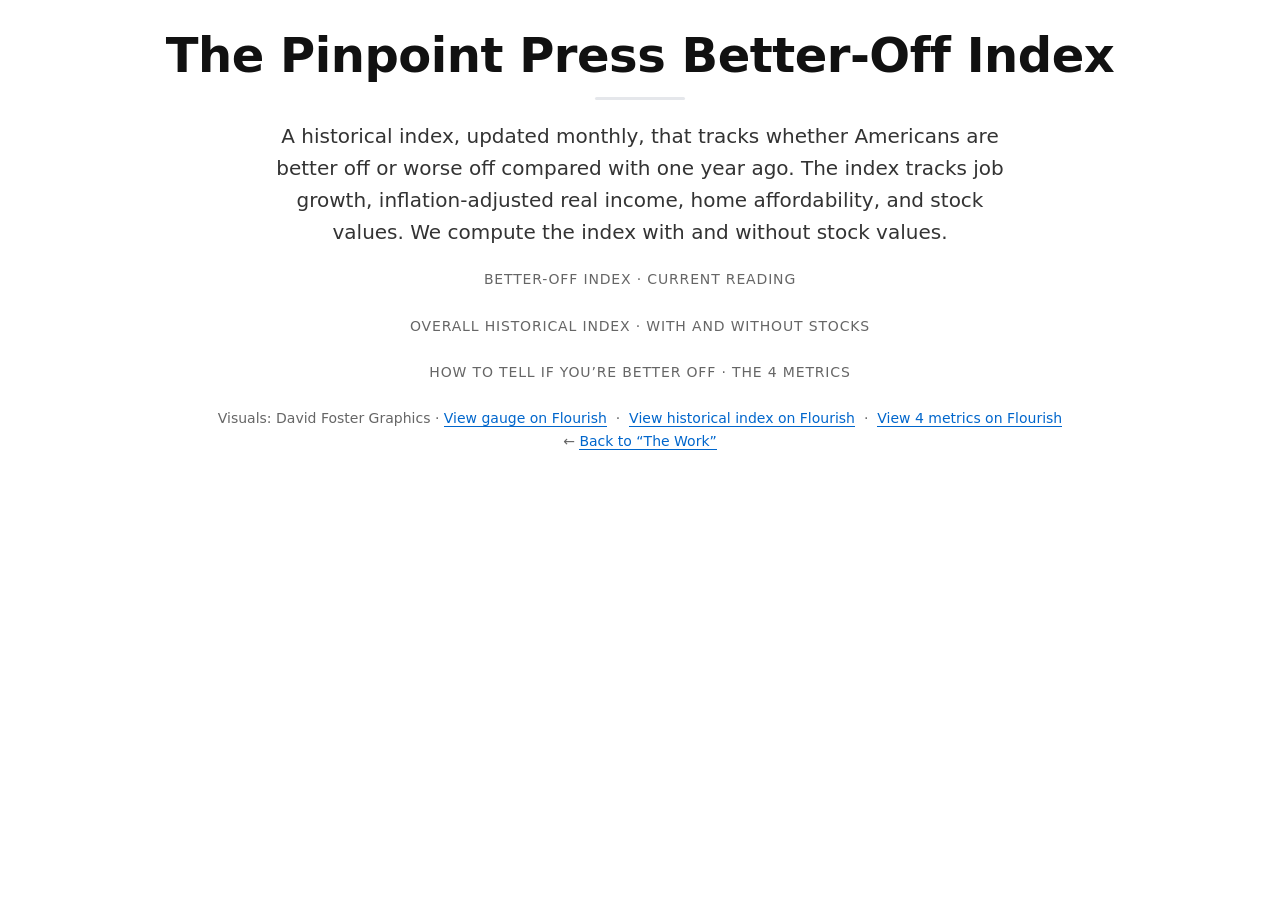
<file: better-off-index/index.html>
<!doctype html>
<meta charset="utf-8" />
<meta name="viewport" content="width=device-width,initial-scale=1" />
<title>The Pinpoint Press Better-Off Index — David Foster Graphics</title>
<meta name="description" content="The Pinpoint Press Better-Off Index: a headline gauge plus the historical index (with/without stocks) and the four underlying metrics." />
<meta name="color-scheme" content="light">

<style>
  :root { --max: 1100px; }
  body { margin: 0; font: 16px/1.6 system-ui, -apple-system, Segoe UI, Roboto, Helvetica, Arial, sans-serif; color: #111; }
  .wrap { max-width: var(--max); margin: 0 auto; padding: 28px 16px 40px; text-align: center; }
  h1 {
    margin: 0 0 10px;
    font-weight: 750;
    letter-spacing: -0.01em;
    font-size: clamp(32px, 5vw, 48px);
    line-height: 1.15;
  }
  .deck {
    margin: 0 auto 20px;
    max-width: 46rem;
    color: #333;
    font-size: clamp(17px, 2.6vw, 20px);
  }
  .hr { width: 90px; height: 3px; background: #e5e7eb; border-radius: 2px; margin: 14px auto 20px; }
  .viz { margin: 0 auto 24px; }
  .label { margin: 18px 0 8px; color: #666; font-size: 14px; text-transform: uppercase; letter-spacing: .06em; }
  .credit { margin: 14px 0 0; color: #666; font-size: 14px; }
  .credit a { color: #06c; text-decoration: none; border-bottom: 1px solid currentColor; }
</style>

<div class="wrap">
  <h1>The Pinpoint Press Better-Off Index</h1>
  <div class="hr"></div>

  <p class="deck">
    <!-- Placeholder deck copy — tweak later -->
   A historical index, updated monthly, that tracks whether Americans are better off or worse off compared with one year ago. The index tracks job growth, inflation-adjusted real income, home affordability, and stock values. We compute the index with and without stock values. 
  </p>

  <p class="label">Better-Off Index · Current Reading</p>
  <div class="viz">
    <!-- Gauge -->
    <div class="flourish-embed flourish-gauge" data-src="visualisation/27211105?812552"></div>
    <noscript>
      <img src="https://public.flourish.studio/visualisation/27211105/thumbnail" width="100%" alt="gauge visualization" />
    </noscript>
  </div>

  <p class="label">Overall Historical Index · With and Without Stocks</p>
  <div class="viz">
    <!-- Overall historical index -->
    <div class="flourish-embed flourish-chart" data-src="visualisation/26911608?812552"></div>
    <noscript>
      <img src="https://public.flourish.studio/visualisation/26911608/thumbnail" width="100%" alt="chart visualization" />
    </noscript>
  </div>

  <p class="label">How To Tell If You’re Better Off · The 4 Metrics</p>
  <div class="viz">
    <!-- Underlying 4 metrics -->
    <div class="flourish-embed flourish-chart" data-src="visualisation/26911641?812552"></div>
    <noscript>
      <img src="https://public.flourish.studio/visualisation/26911641/thumbnail" width="100%" alt="chart visualization" />
    </noscript>
  </div>

  <p class="credit">
    Visuals: David Foster Graphics ·
    <a href="https://public.flourish.studio/visualisation/27211105/" target="_blank" rel="noopener">View gauge on Flourish</a>
    &nbsp;·&nbsp;
    <a href="https://public.flourish.studio/visualisation/26911608/" target="_blank" rel="noopener">View historical index on Flourish</a>
    &nbsp;·&nbsp;
    <a href="https://public.flourish.studio/visualisation/26911641/" target="_blank" rel="noopener">View 4 metrics on Flourish</a>
    <br>← <a href="../">Back to “The Work”</a>
  </p>
</div>

<script src="https://public.flourish.studio/resources/embed.js"></script>
</file>
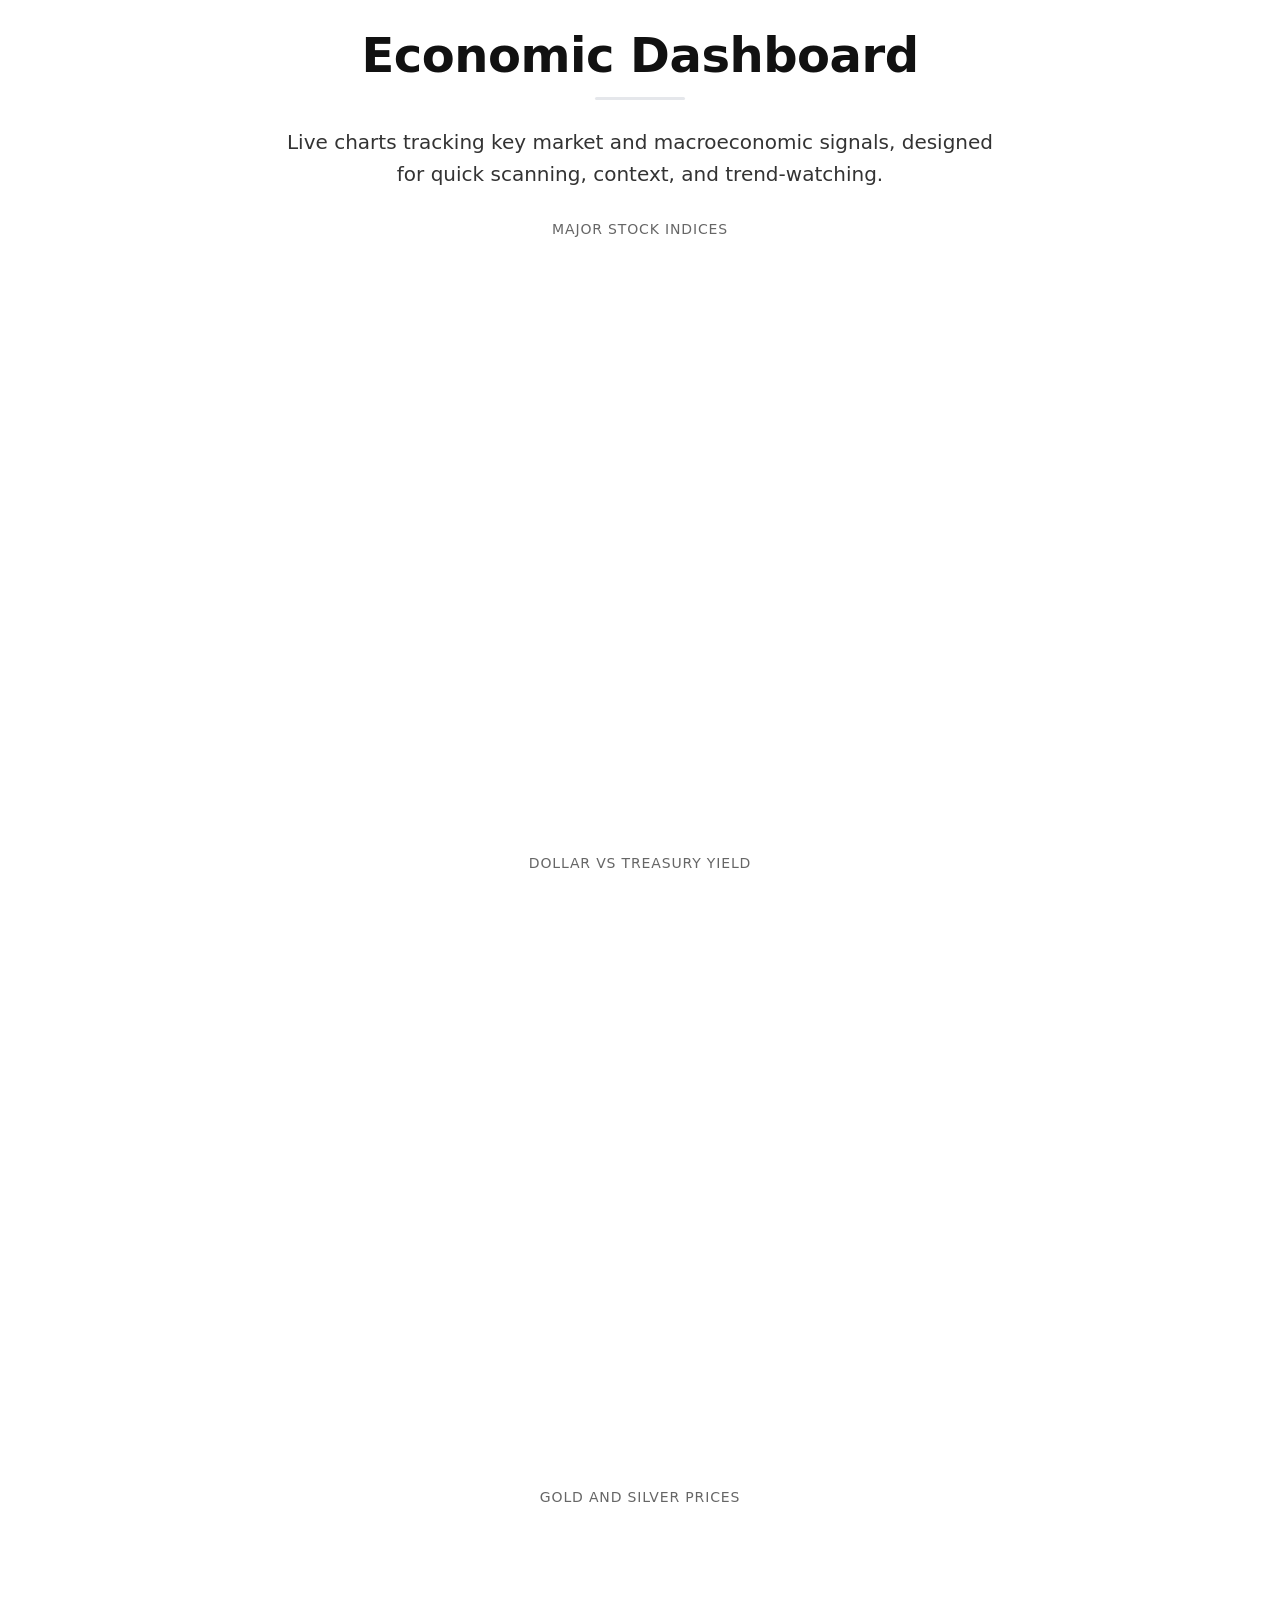
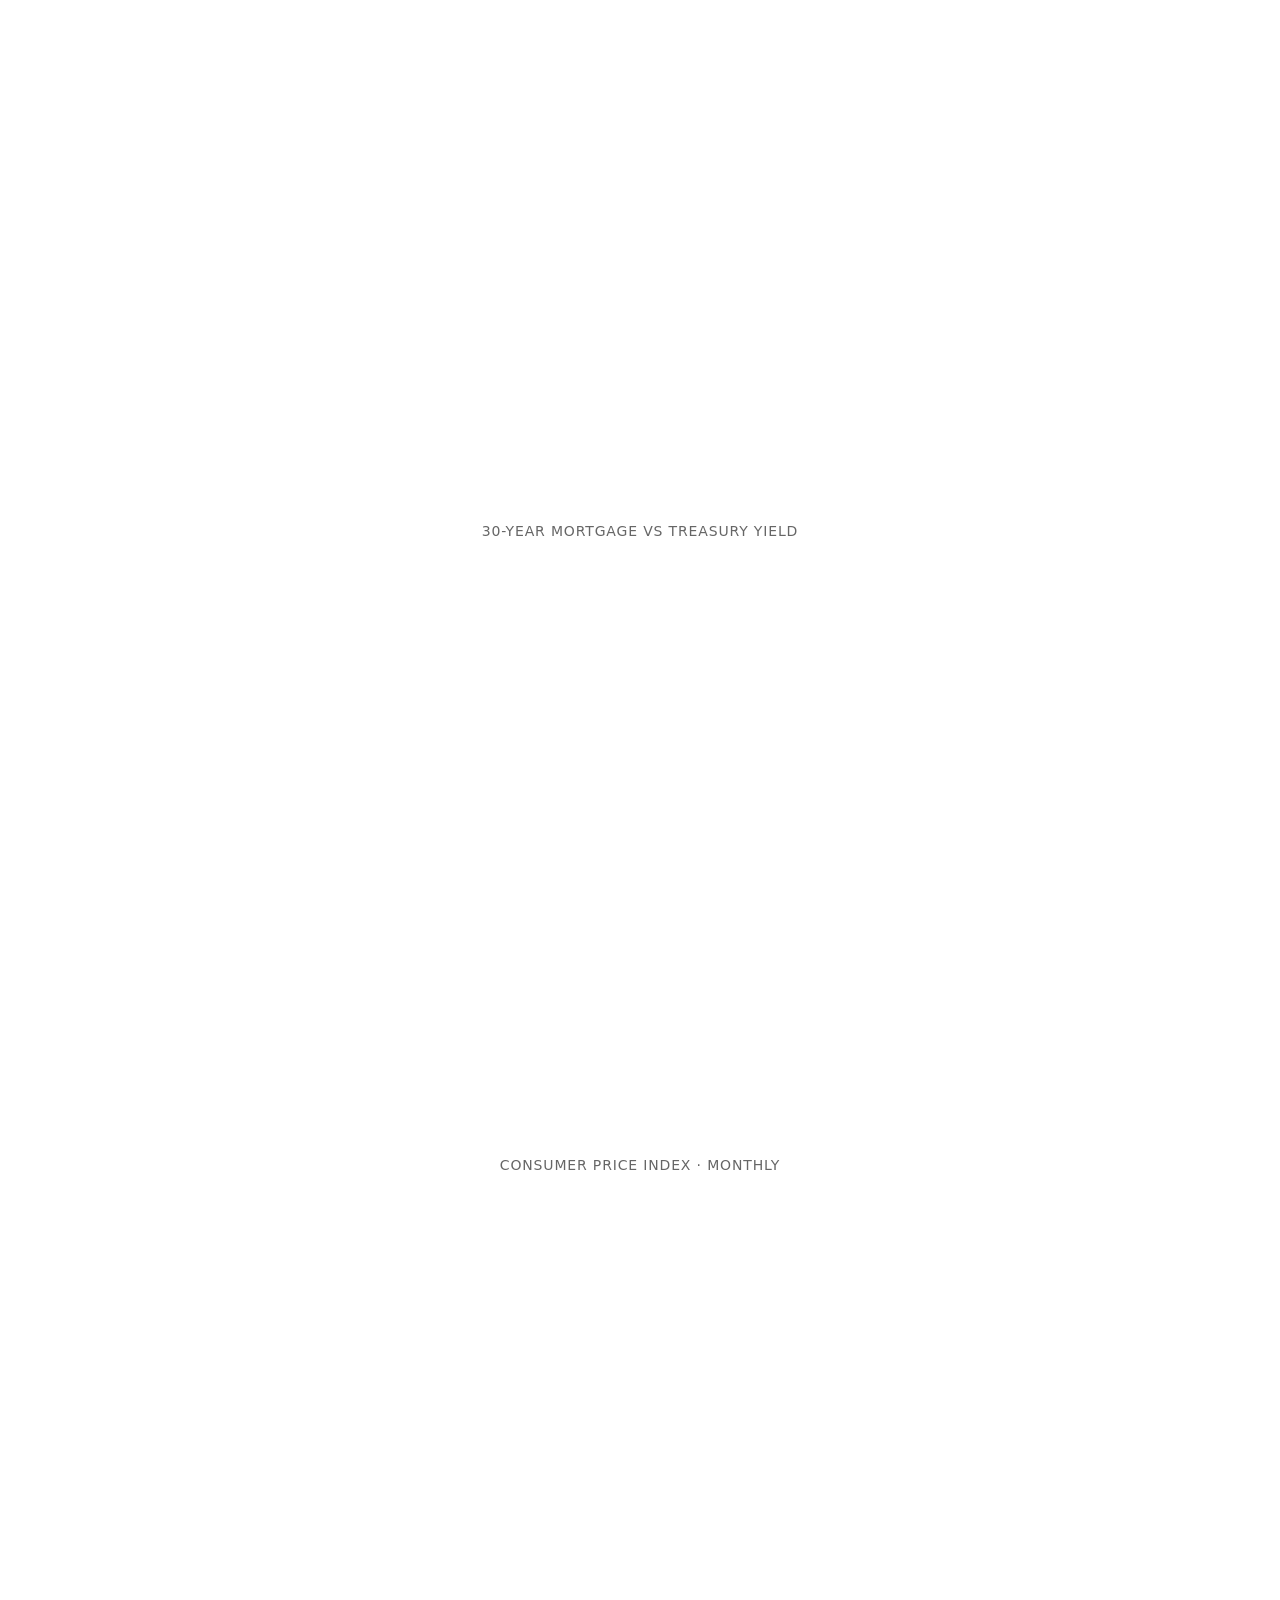
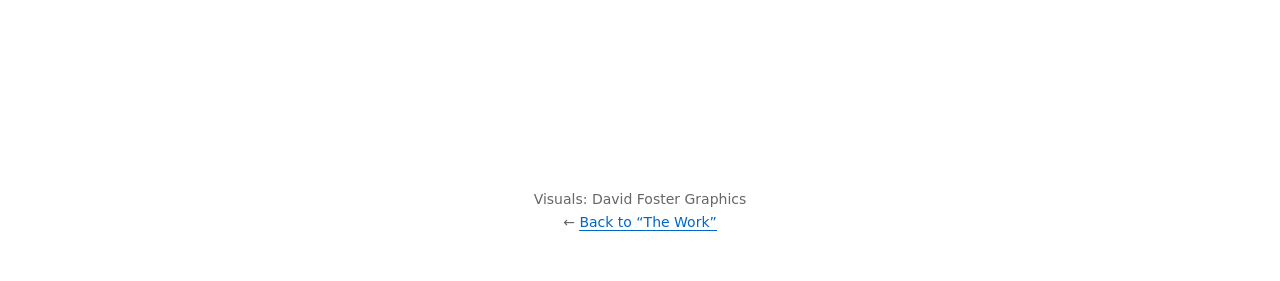
<file: economic-dashboard/index.html>
<!doctype html>
<html lang="en">
<head>
  <meta charset="utf-8" />
  <meta name="viewport" content="width=device-width,initial-scale=1" />
  <title>Economic Dashboard — David Foster Graphics</title>
  <meta name="description" content="Live charts tracking key market and macroeconomic indicators." />
  <meta name="color-scheme" content="light">

  <style>
    :root { --max: 1100px; }

    body {
      margin: 0;
      font: 16px/1.6 system-ui, -apple-system, Segoe UI, Roboto, Helvetica, Arial, sans-serif;
      color: #111;
      background: #fff;
    }

    .wrap {
      max-width: var(--max);
      margin: 0 auto;
      padding: 28px 16px 48px;
      text-align: center;
    }

    h1 {
      margin: 0 0 10px;
      font-weight: 750;
      letter-spacing: -0.01em;
      font-size: clamp(32px, 5vw, 48px);
      line-height: 1.15;
    }

    .deck {
      margin: 0 auto 22px;
      max-width: 46rem;
      color: #333;
      font-size: clamp(17px, 2.6vw, 20px);
    }

    .hr {
      width: 90px;
      height: 3px;
      background: #e5e7eb;
      border-radius: 2px;
      margin: 14px auto 26px;
    }

    .label {
      margin: 28px 0 10px;
      color: #666;
      font-size: 14px;
      text-transform: uppercase;
      letter-spacing: .06em;
    }

    .viz {
      margin: 0 auto 34px;
    }

    /* Responsive iframe container (prevents layout shift) */
    .frame {
      width: 100%;
      border: 0;
      border-radius: 8px;
      overflow: hidden;
      background: #fff;
      /* give Safari some breathing room */
      min-height: 420px;
    }

    /* If you want different heights per chart, tweak inline style on each iframe */
    .credit {
      margin: 18px 0 0;
      color: #666;
      font-size: 14px;
    }

    .credit a {
      color: #06c;
      text-decoration: none;
      border-bottom: 1px solid currentColor;
    }
  </style>
</head>

<body>
  <div class="wrap">
    <h1>Economic Dashboard</h1>
    <div class="hr"></div>

    <p class="deck">
      Live charts tracking key market and macroeconomic signals, designed for quick
      scanning, context, and trend-watching.
    </p>

    <p class="label">Major Stock Indices</p>
    <div class="viz">
      <iframe
        class="frame"
        loading="lazy"
        title="Major Stock Indices"
        src="https://flo.uri.sh/visualisation/27353073/embed"
        style="height:560px"
        allow="fullscreen"
      ></iframe>
      <noscript>
        <a href="https://public.flourish.studio/visualisation/27353073/" target="_blank" rel="noopener">View chart on Flourish</a>
      </noscript>
    </div>

    <p class="label">Dollar vs Treasury Yield</p>
    <div class="viz">
      <iframe
        class="frame"
        loading="lazy"
        title="Dollar vs Treasury Yield"
        src="https://flo.uri.sh/visualisation/27220639/embed"
        style="height:560px"
        allow="fullscreen"
      ></iframe>
      <noscript>
        <a href="https://public.flourish.studio/visualisation/27220639/" target="_blank" rel="noopener">View chart on Flourish</a>
      </noscript>
    </div>

    <p class="label">Gold and Silver Prices</p>
    <div class="viz">
      <iframe
        class="frame"
        loading="lazy"
        title="Gold and Silver Prices"
        src="https://flo.uri.sh/visualisation/27200704/embed"
        style="height:560px"
        allow="fullscreen"
      ></iframe>
      <noscript>
        <a href="https://public.flourish.studio/visualisation/27200704/" target="_blank" rel="noopener">View chart on Flourish</a>
      </noscript>
    </div>

    <p class="label">30-Year Mortgage vs Treasury Yield</p>
    <div class="viz">
      <iframe
        class="frame"
        loading="lazy"
        title="30-Year Mortgage vs Treasury Yield"
        src="https://flo.uri.sh/visualisation/27284880/embed"
        style="height:560px"
        allow="fullscreen"
      ></iframe>
      <noscript>
        <a href="https://public.flourish.studio/visualisation/27284880/" target="_blank" rel="noopener">View chart on Flourish</a>
      </noscript>
    </div>

    <p class="label">Consumer Price Index · Monthly</p>
    <div class="viz">
      <iframe
        class="frame"
        loading="lazy"
        title="CPI Monthly"
        src="https://flo.uri.sh/visualisation/25104015/embed"
        style="height:560px"
        allow="fullscreen"
      ></iframe>
      <noscript>
        <a href="https://public.flourish.studio/visualisation/25104015/" target="_blank" rel="noopener">View chart on Flourish</a>
      </noscript>
    </div>

    <p class="credit">
      Visuals: David Foster Graphics<br>
      ← <a href="../">Back to “The Work”</a>
    </p>
  </div>
</body>
</html>
</file>
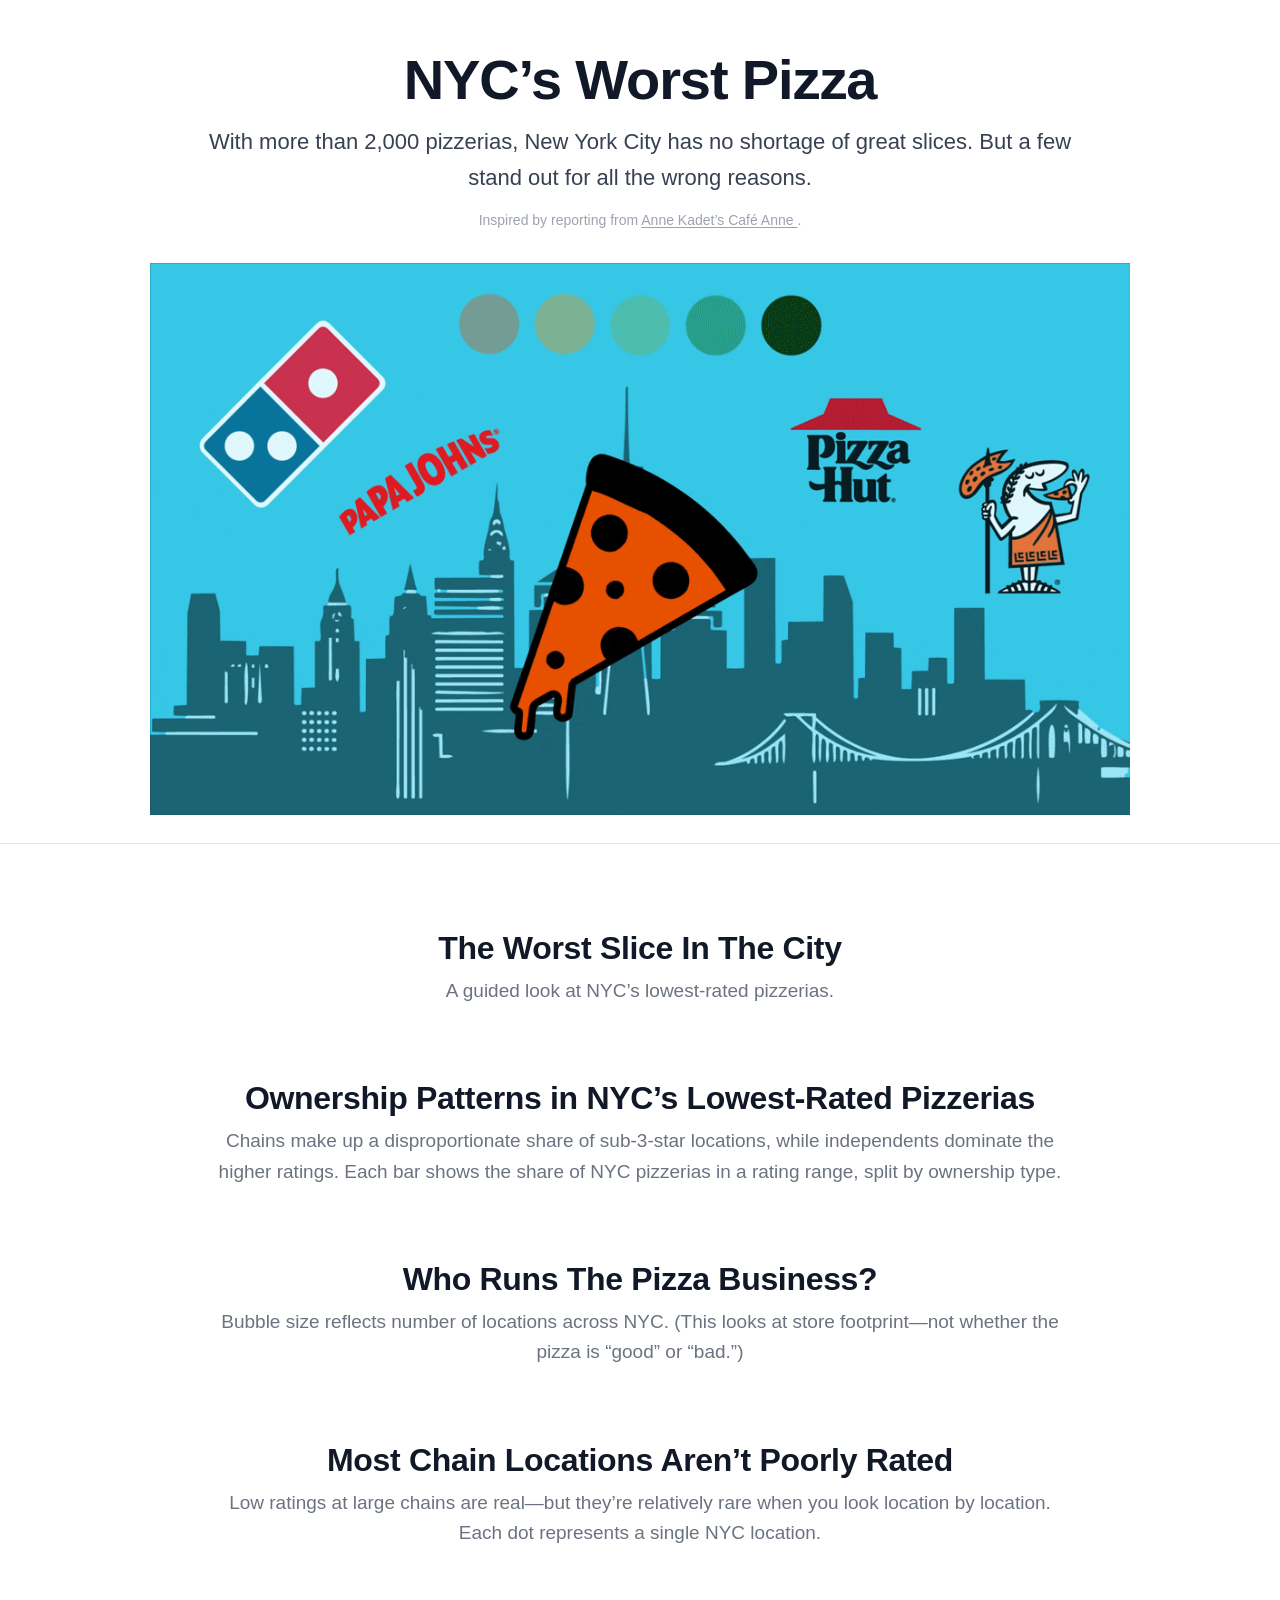
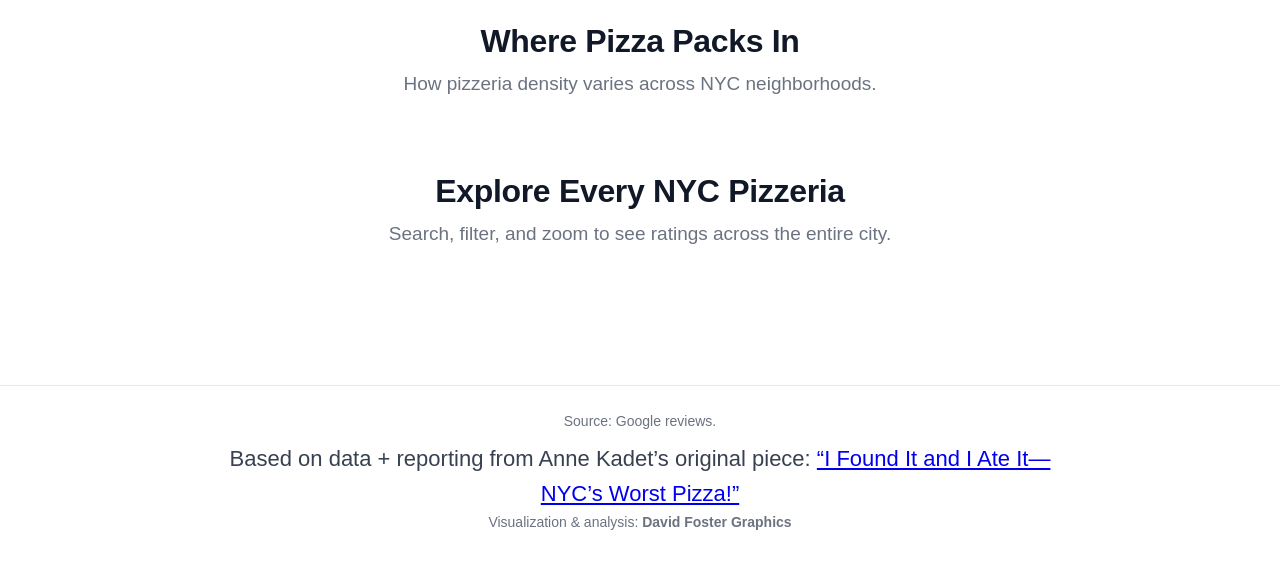
<file: nyc-pizza/index.html>
<!doctype html>
<html lang="en">
<head>
  <meta charset="utf-8" />
  <meta name="viewport" content="width=device-width, initial-scale=1" />
  <title>NYC’s Worst Pizza</title>
  <meta name="description" content="New York City has more than 2,000 pizzerias. Everybody has a favorite — but which ones get the worst reviews?" />

  <style>
    :root{
      --bg:#ffffff;
      --text:#111827;
      --muted:#6b7280;
      --border:#e5e7eb;
      --card:#ffffff;
      --shadow: 0 10px 30px rgba(0,0,0,.06);
      --max: 980px;
    }
    *{ box-sizing:border-box; }
    body{
      margin:0;
      font-family: -apple-system, BlinkMacSystemFont, "Segoe UI", Roboto, Helvetica, Arial, sans-serif;
      background:var(--bg);
      color:var(--text);
      line-height:1.45;
    }
    header,
    .section,
    footer {
    text-align: center;
    }

    .section h2,
    .section p {
    margin-left: auto;
    margin-right: auto;
    }
    header{
      padding: 48px 20px 28px;
      border-bottom: 1px solid var(--border);
    }
    .wrap{
      max-width: var(--max);
      margin: 0 auto;
    }
    h1 {
    margin: 0 0 12px;
    line-height: 1.15;
    letter-spacing: -0.02em;
    }

    .sub{
      margin:0 auto;
      color:var(--muted);
      font-size: 16px;
      max-width: 72ch;
    }
    .credit{
    margin: 14px auto 0;
    font-size: 14px;
    color: #9ca3af; /* lighter than muted */
    max-width: 72ch;
    }

  .credit a{
  color: inherit;
  text-decoration: underline;
  text-underline-offset: 2px;
  }

    main{
      padding: 28px 20px 64px;
    }
    .section{
      margin: 28px 0 44px;
    }
    .section h2{
      margin: 0 0 8px;
      font-size: 22px;
      letter-spacing:-0.01em;
    }
    .section p{
      margin: 0 auto 14px;
      color: var(--muted);
      max-width: 80ch;
    }
    .card{
  border: 0;
  border-radius: 0;
  background: transparent;
  box-shadow: none;
  padding: 0;
}
    .flourish-embed {
  margin: 20px auto 36px;
  max-width: 1100px;
}
    footer{
      border-top: 1px solid var(--border);
      padding: 24px 20px 40px;
      color:var(--muted);
      font-size:14px;
    }
    @media (max-width: 520px){
      header{ padding-top: 36px; }
      .card{ padding: 10px; border-radius: 14px; }
    }
    @media (min-width: 1024px) {
      body {
        font-size: 19px;
        line-height: 1.6;
      }
      h1 { font-size: 56px; }
      h2 { font-size: 30px; }
      .sub { font-size: 22px; color: #374151; }
      .credit { font-size: 14px; }
      .section p { font-size: 18px; }
    }
    /* Remove Flourish iframe chrome */
    .flourish-embed iframe {
    background: transparent !important;
    box-shadow: none !important;
    border: none !important;
    }
    .opener {
  margin: 32px auto 0;
  max-width: 1200px;
  text-align: center;
}
.opener img {
  display: block;
  margin: 0 auto;
  width: 100%;
  height: auto;
}
@media (min-width: 1024px) {
  .section{
    margin: 56px 0 72px;
  }
  .section h2{
    font-size: 32px;
    line-height: 1.25;
  }
  .section p{
    font-size: 19px;
    line-height: 1.6;
  }
}

}


  </style>
</head>

<body>
  <header>
  <div class="wrap">
    <h1>NYC’s Worst Pizza</h1>

    <p class="sub">
      With more than 2,000 pizzerias, New York City has no shortage of great slices.
      But a few stand out for all the wrong reasons.
    </p>

    <p class="credit">
      Inspired by reporting from
      <a href="https://annekadet.substack.com/p/nyc-worst-pizza" target="_blank" rel="noopener">
        Anne Kadet’s Café Anne
      </a>.
    </p>

    <div class="opener">
      <img
        src="../assets/WORST_NYC_PIZZA_OPENER_1.gif"
        alt="Animated illustration showing NYC pizza chains and ratings"
        loading="eager"
      />
    </div>
  </div>
</header>

  <main>
    <div class="wrap">

      <!-- 1) Scrolly story -->
      <section class="section" id="story">
        <h2>The Worst Slice In The City</h2>
        <p>A guided look at NYC’s lowest-rated pizzerias.</p>
        <div class="card">
          <div class="flourish-embed" data-src="story/3437011?812552">
            <noscript>
              <img src="https://public.flourish.studio/story/3437011/thumbnail" width="100%" alt="visualization" />
            </noscript>
          </div>
        </div>
      </section>

      <!-- 2) Stacked % bar (before bubble chart) -->
      <section class="section" id="stacked-bar">
        <h2>Ownership Patterns in NYC’s Lowest-Rated Pizzerias</h2>
        <p>
          Chains make up a disproportionate share of sub-3-star locations, while independents dominate the higher ratings.
          Each bar shows the share of NYC pizzerias in a rating range, split by ownership type.
        </p>
        <div class="card">
          <div class="flourish-embed flourish-chart" data-src="visualisation/26892772?812552">
            <noscript>
              <img src="https://public.flourish.studio/visualisation/26892772/thumbnail" width="100%" alt="chart visualization" />
            </noscript>
          </div>
        </div>
      </section>

      <!-- 3) Largest chains (bubble chart) -->
      <section class="section" id="chains">
        <h2>Who Runs The Pizza Business?</h2>
        <p>
          Bubble size reflects number of locations across NYC.
          (This looks at store footprint—not whether the pizza is “good” or “bad.”)
        </p>
        <div class="card">
          <div class="flourish-embed flourish-interactive-diagram" data-src="visualisation/26881162?812552">
            <noscript>
              <img src="https://public.flourish.studio/visualisation/26881162/thumbnail" width="100%" alt="interactive diagram visualization" />
            </noscript>
          </div>
        </div>
      </section>

      <!-- 4) Beeswarm (after bubble chart) -->
      <section class="section" id="beeswarm">
        <h2>Most Chain Locations Aren’t Poorly Rated</h2>
        <p>
          Low ratings at large chains are real—but they’re relatively rare when you look location by location.
          Each dot represents a single NYC location.
        </p>
        <div class="card">
          <div class="flourish-embed flourish-scatter" data-src="visualisation/26893515?812552">
            <noscript>
              <img src="https://public.flourish.studio/visualisation/26893515/thumbnail" width="100%" alt="scatter visualization" />
            </noscript>
          </div>
        </div>
      </section>

      <!-- 5) Pizzerias per 10k -->
      <section class="section" id="density">
        <h2>Where Pizza Packs In</h2>
        <p>How pizzeria density varies across NYC neighborhoods.</p>
        <div class="card">
          <div class="flourish-embed flourish-map" data-src="visualisation/26149639?812552">
            <noscript>
              <img src="https://public.flourish.studio/visualisation/26149639/thumbnail" width="100%" alt="map visualization" />
            </noscript>
          </div>
        </div>
      </section>

      <!-- 6) Full interactive ratings map -->
      <section class="section" id="full-map">
        <h2>Explore Every NYC Pizzeria</h2>
        <p>Search, filter, and zoom to see ratings across the entire city.</p>
        <div class="card">
          <div class="flourish-embed flourish-map" data-src="visualisation/26881522?812552">
            <noscript>
              <img src="https://public.flourish.studio/visualisation/26881522/thumbnail" width="100%" alt="map visualization" />
            </noscript>
          </div>
        </div>
      </section>

    </div>
  </main>

  <footer>
    <div class="wrap">
      <div>Source: Google reviews.</div>
      <div style="margin-top:8px;">
        <p class="sub">
  Based on data + reporting from Anne Kadet’s original piece:
  <a href="https://annekadet.substack.com/p/nyc-worst-pizza" target="_blank" rel="noopener noreferrer">
    “I Found It and I Ate It—NYC’s Worst Pizza!”
  </a>
</p>
        Visualization & analysis: <strong>David Foster Graphics</strong>
      </div>
    </div>
  </footer>

  <!-- Load Flourish embed script once -->
  <script src="https://public.flourish.studio/resources/embed.js"></script>
</body>
</html>
</file>
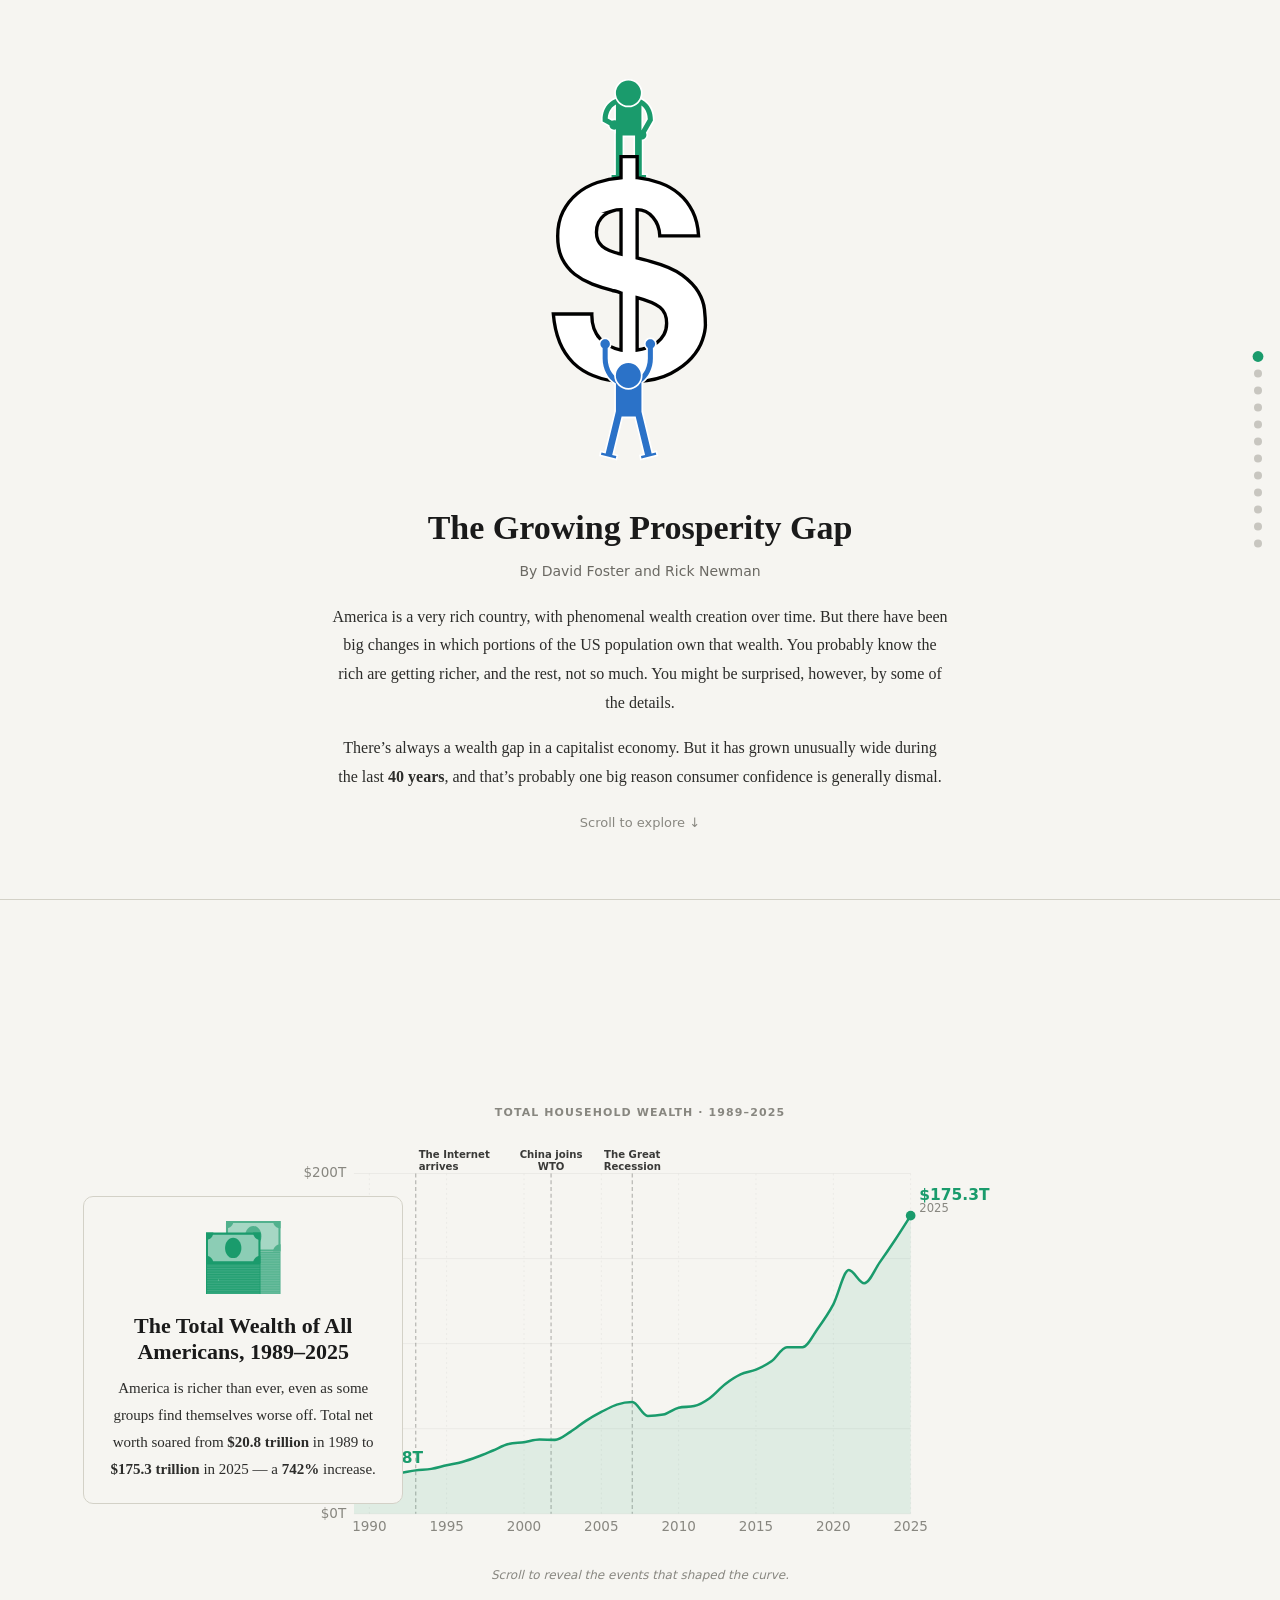
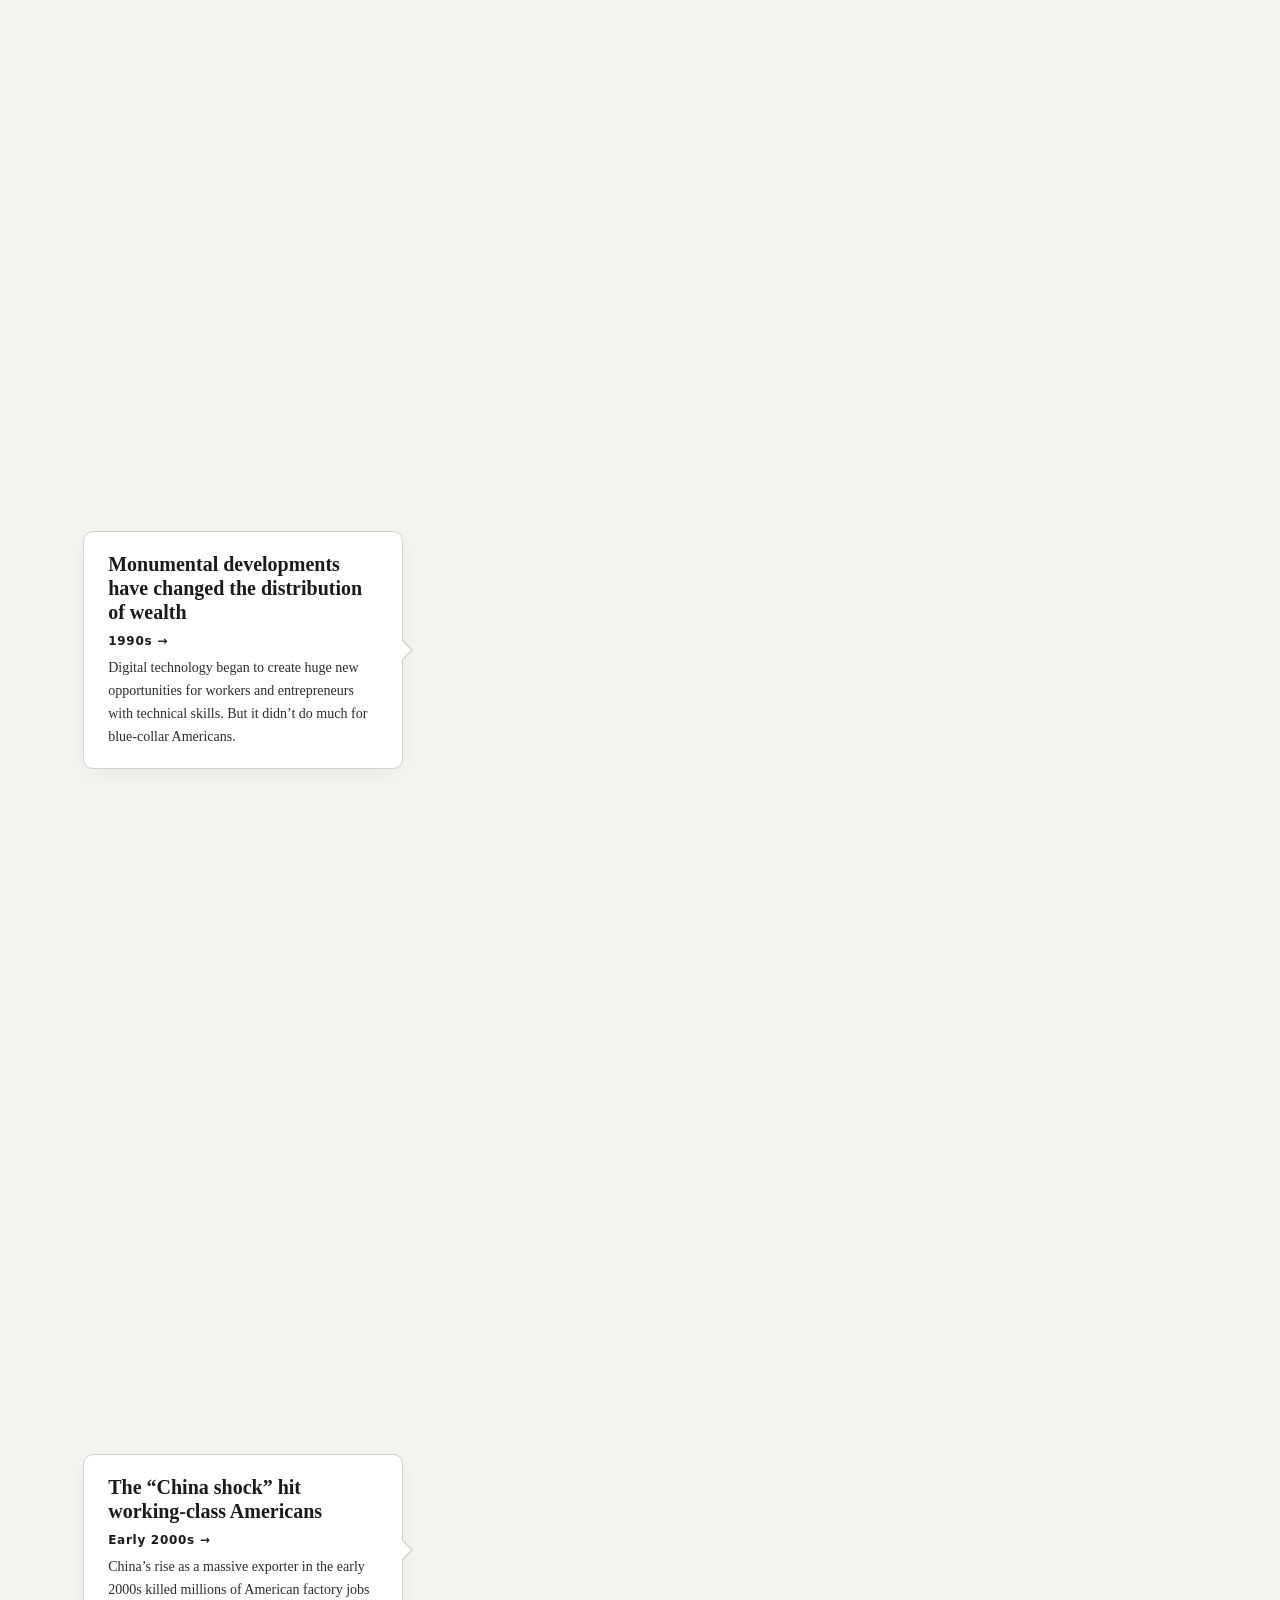
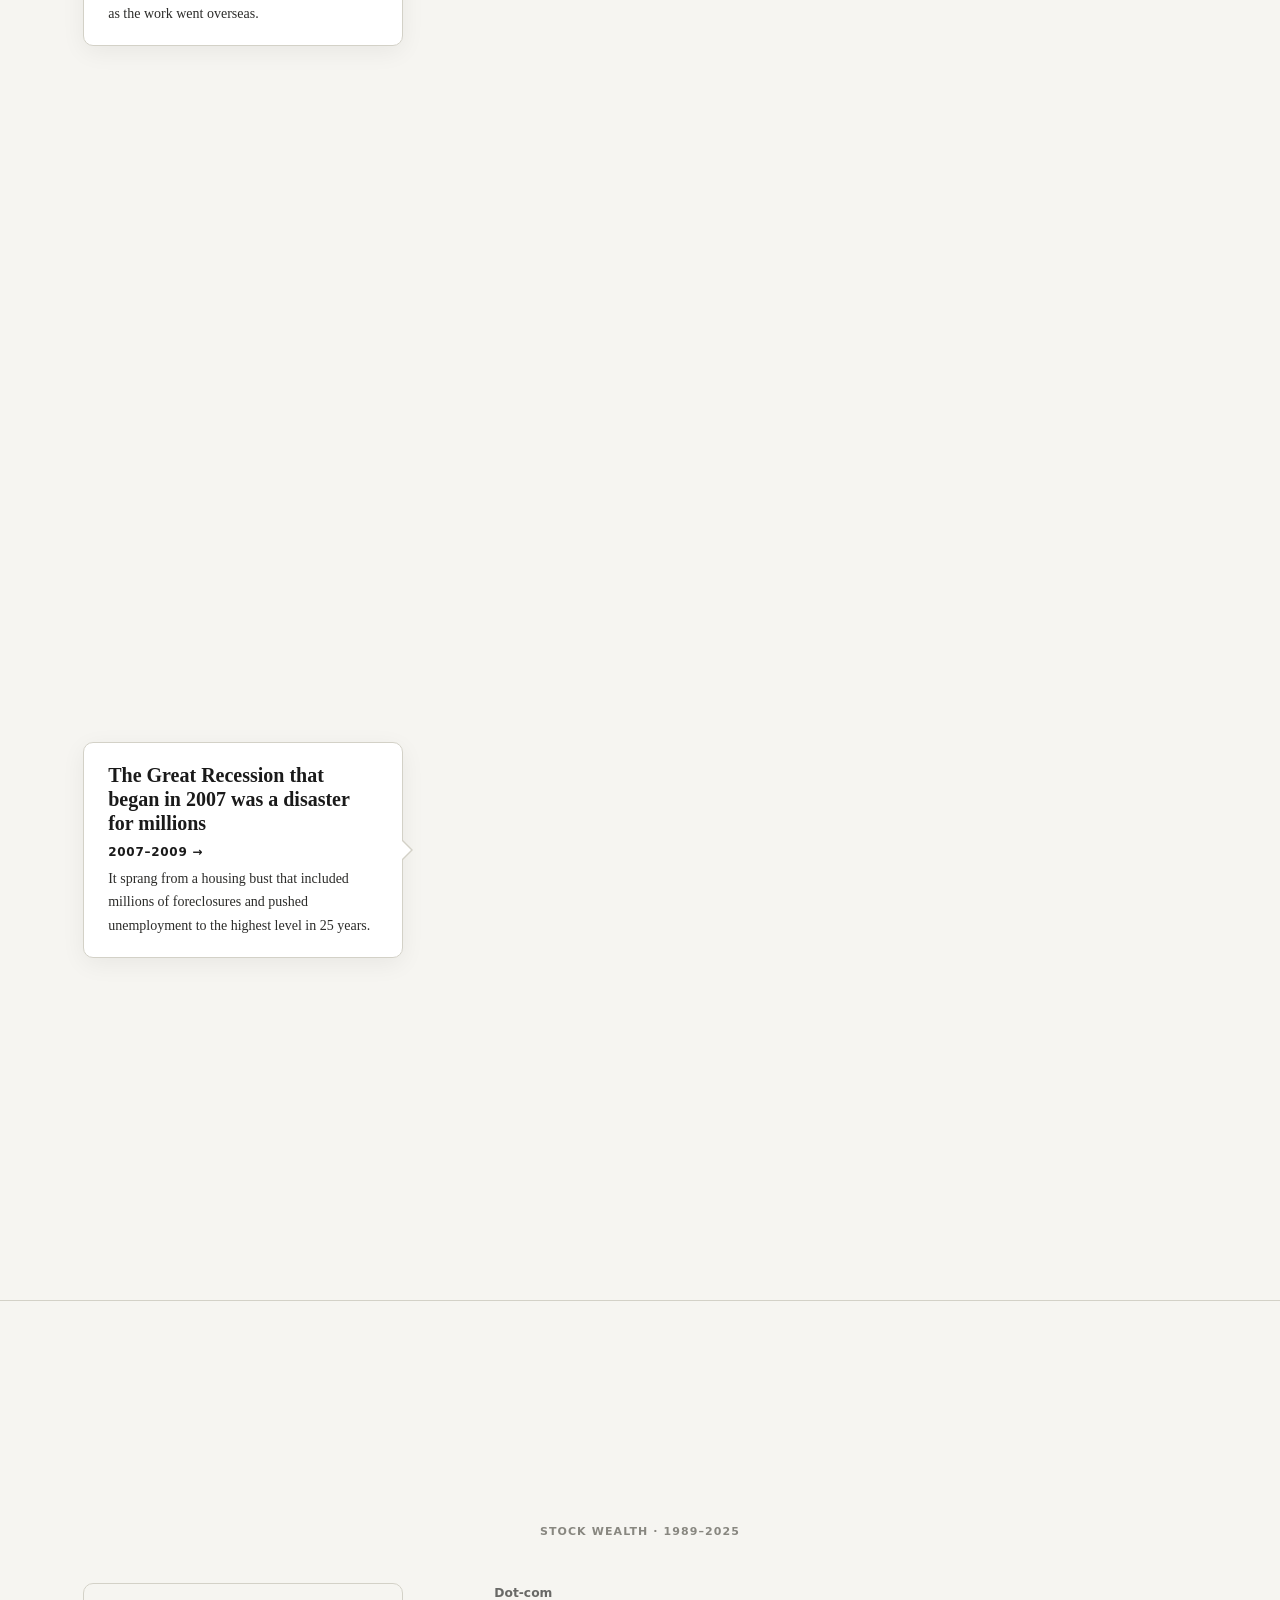
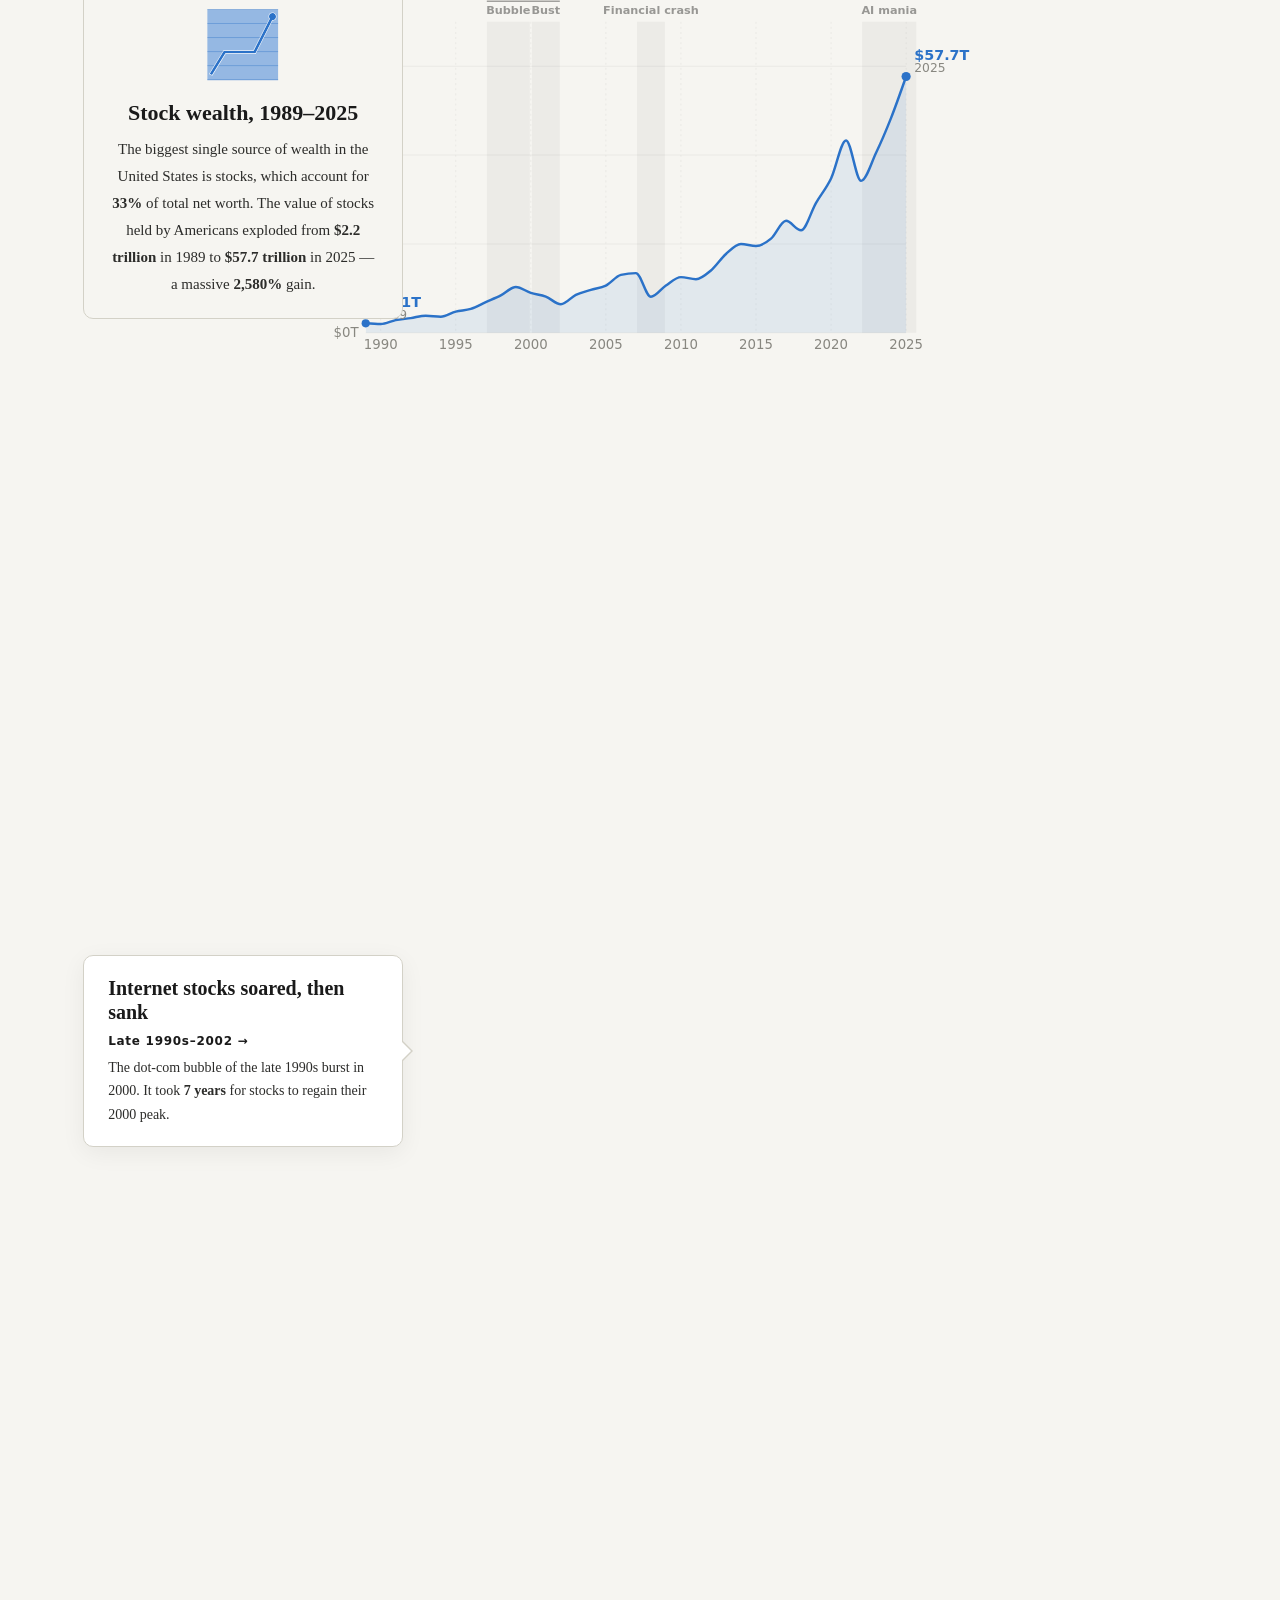
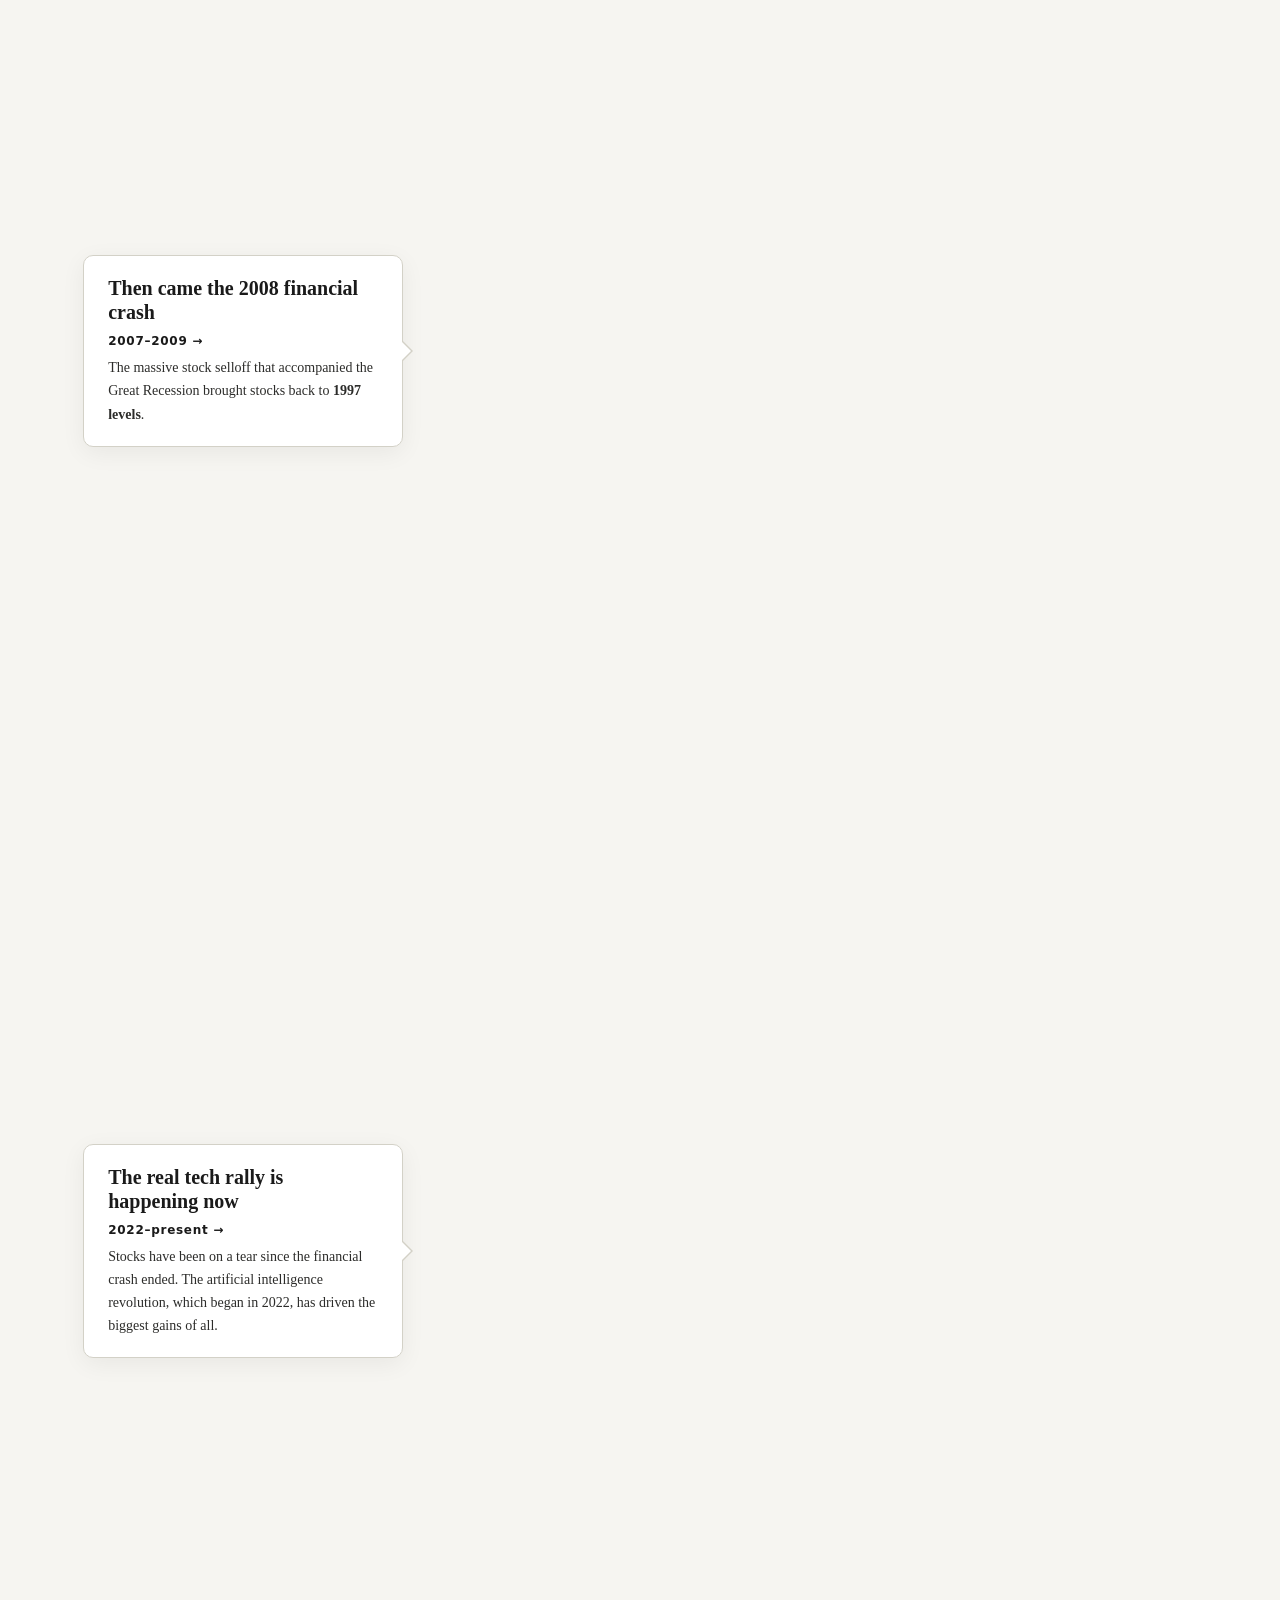
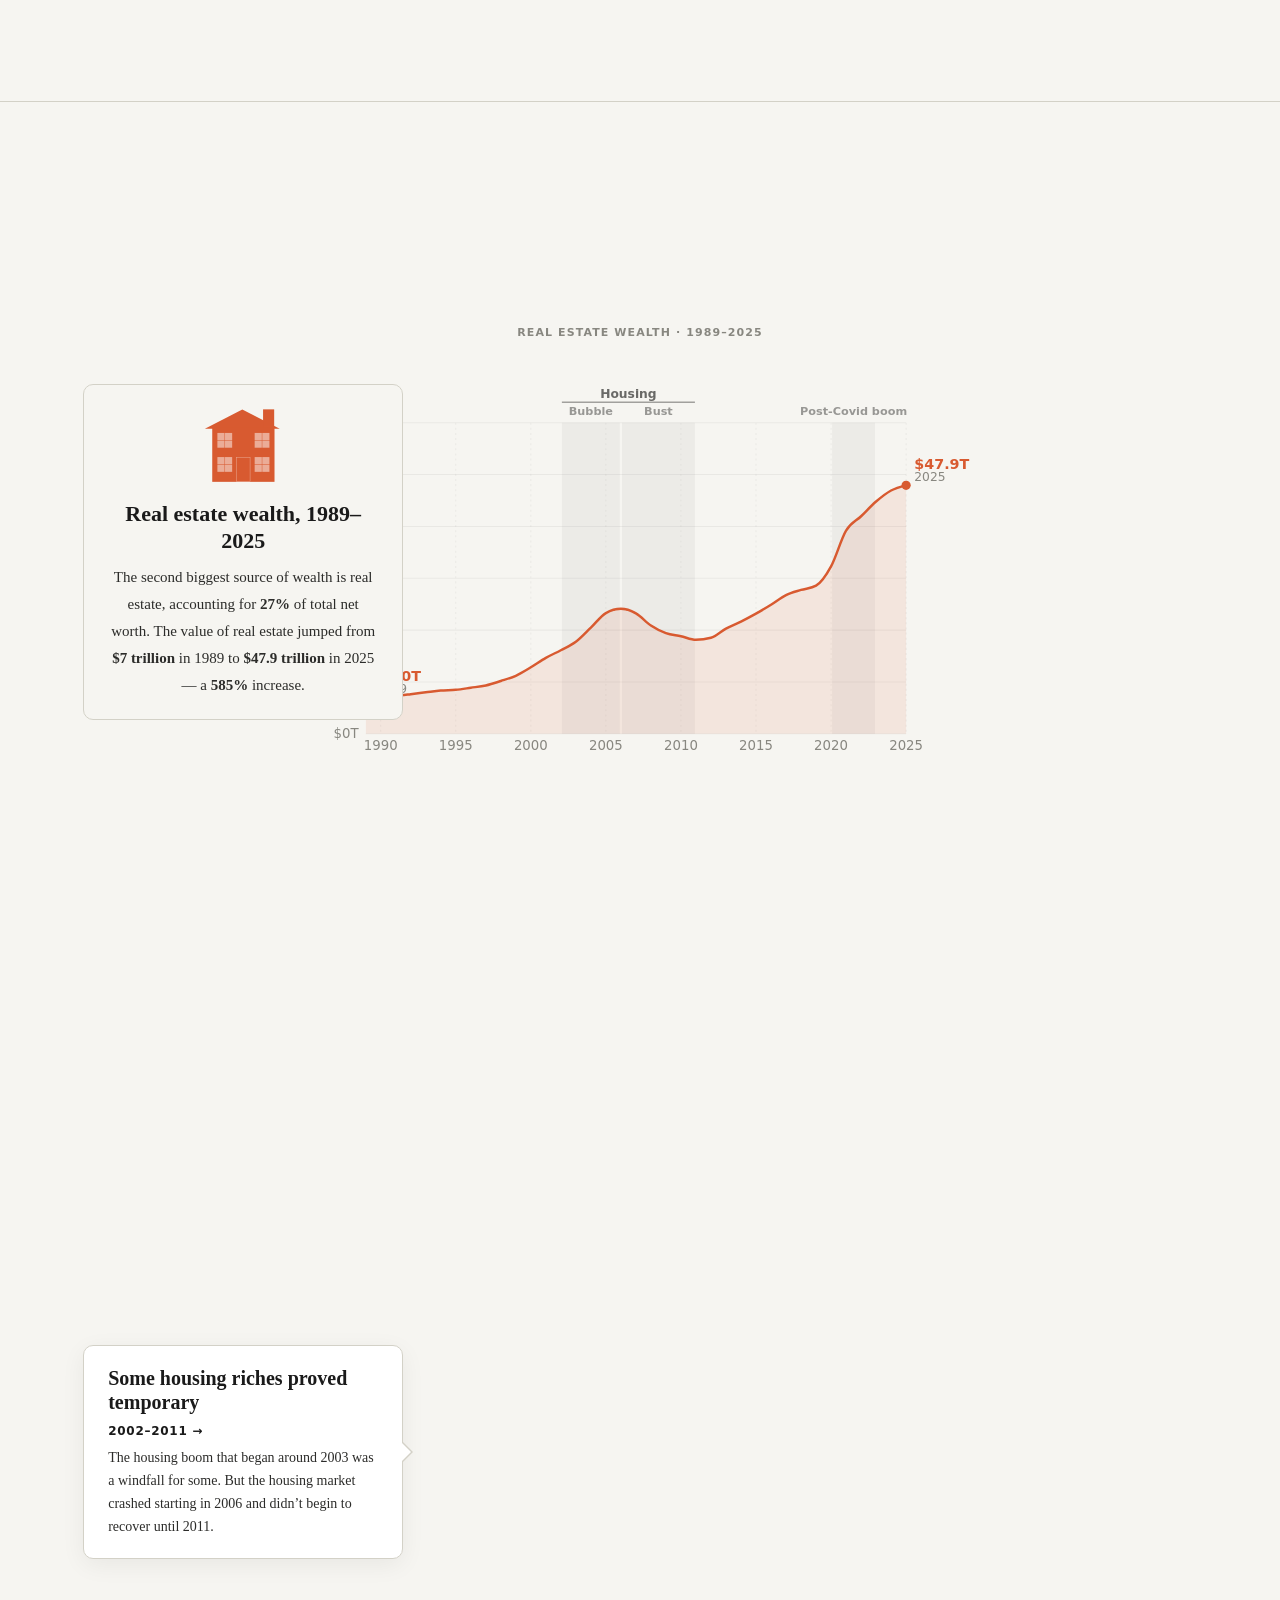
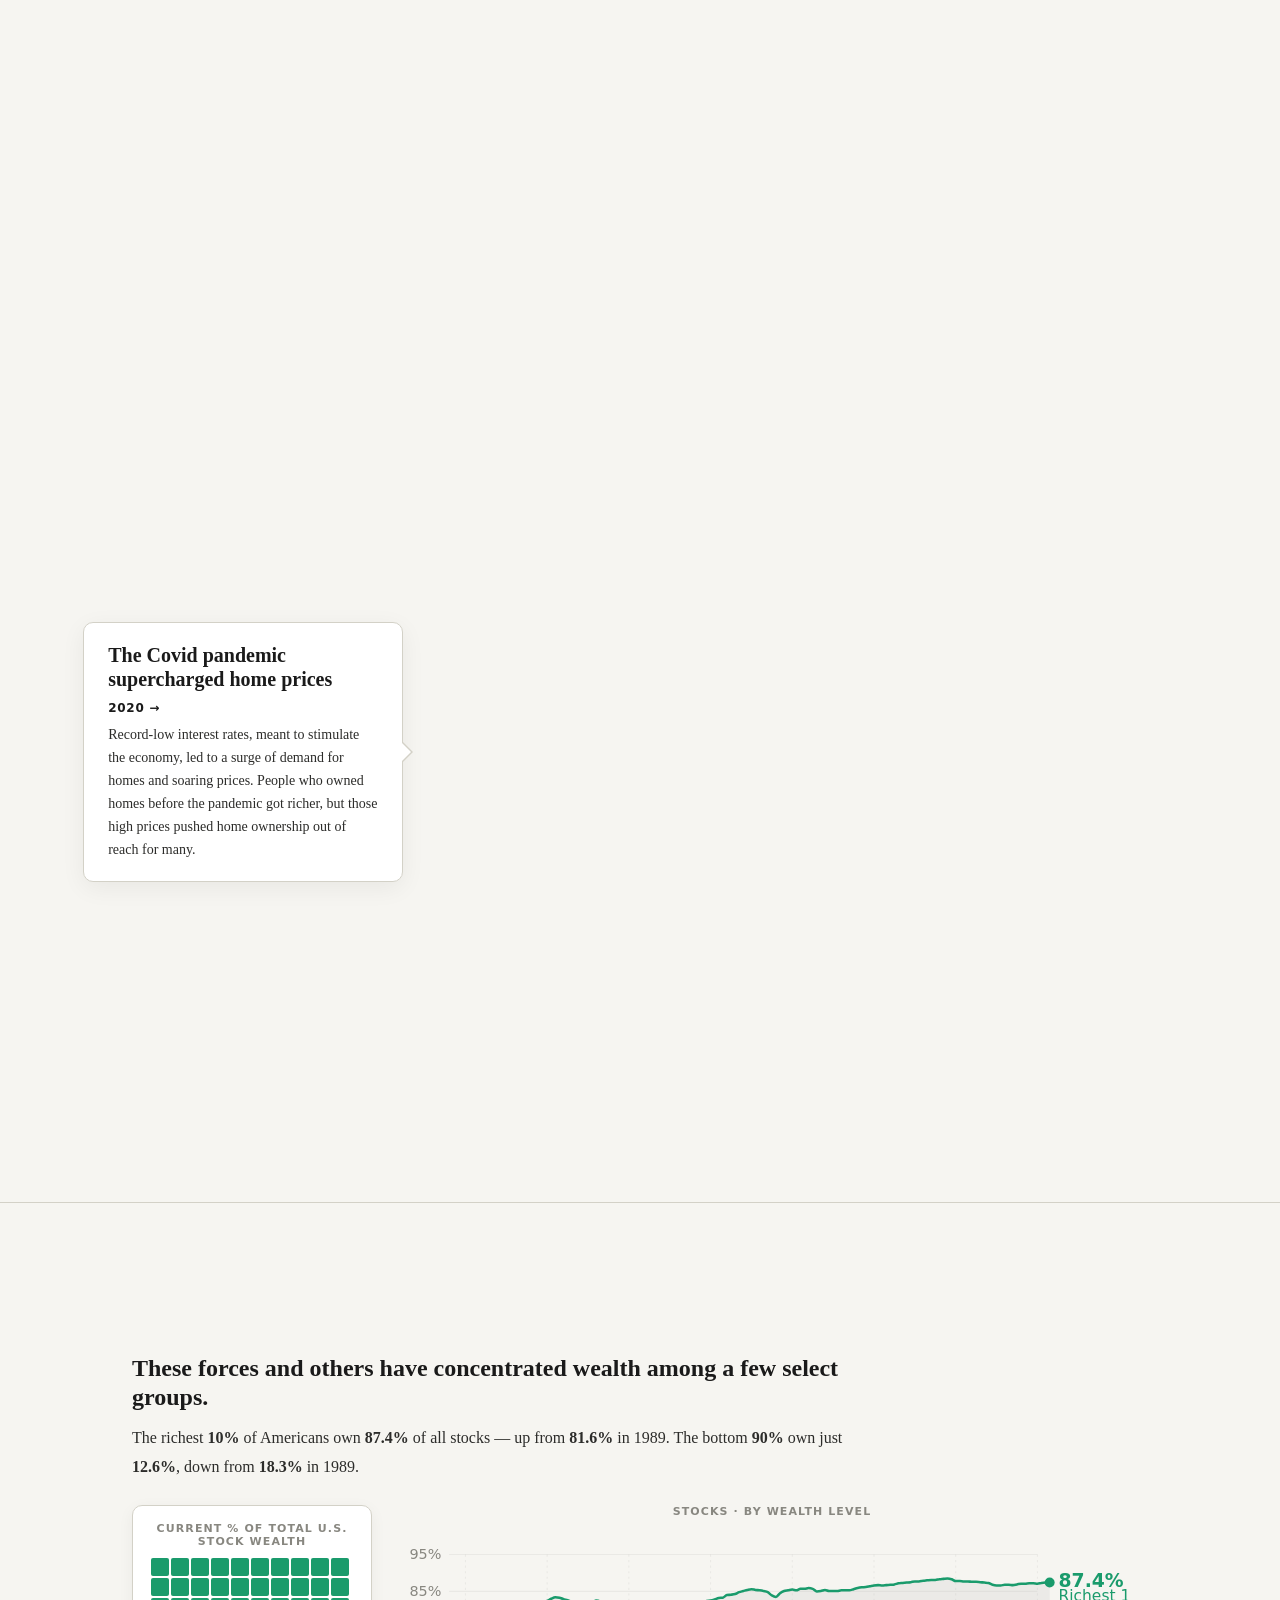
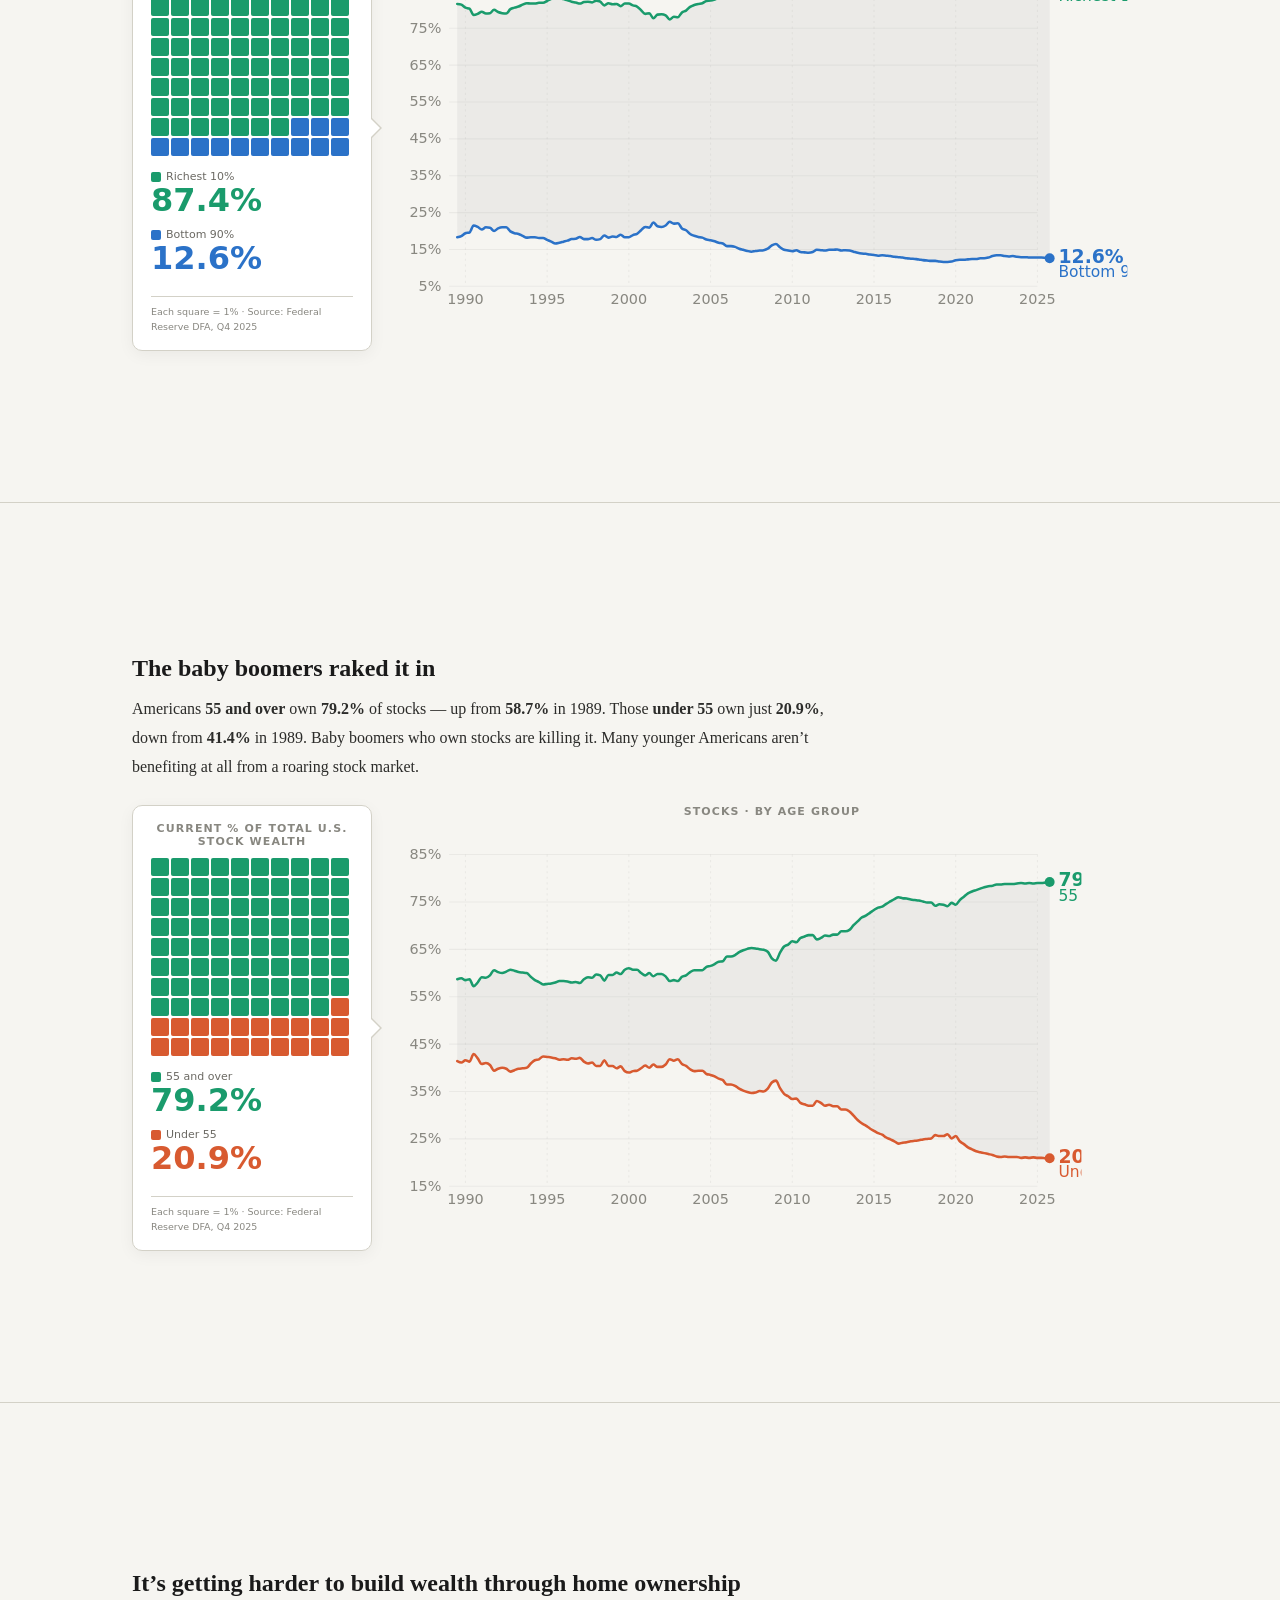
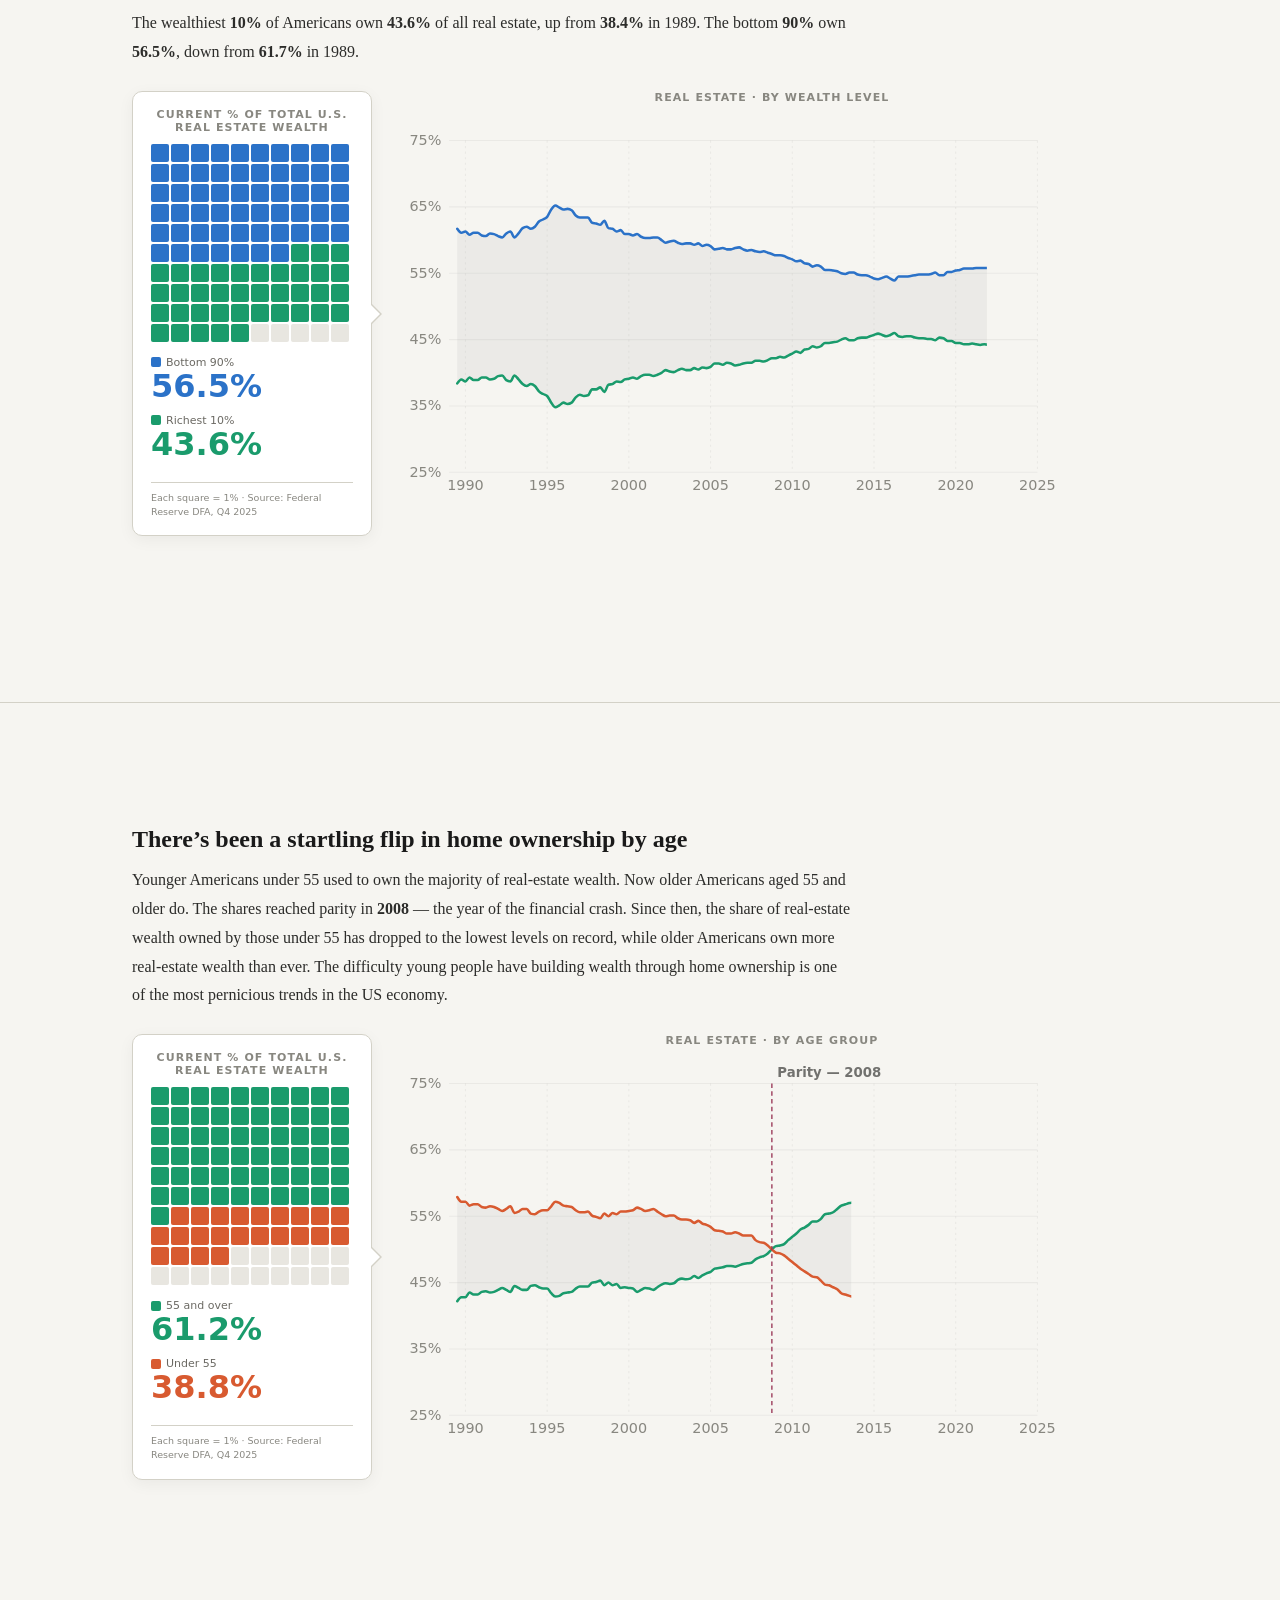
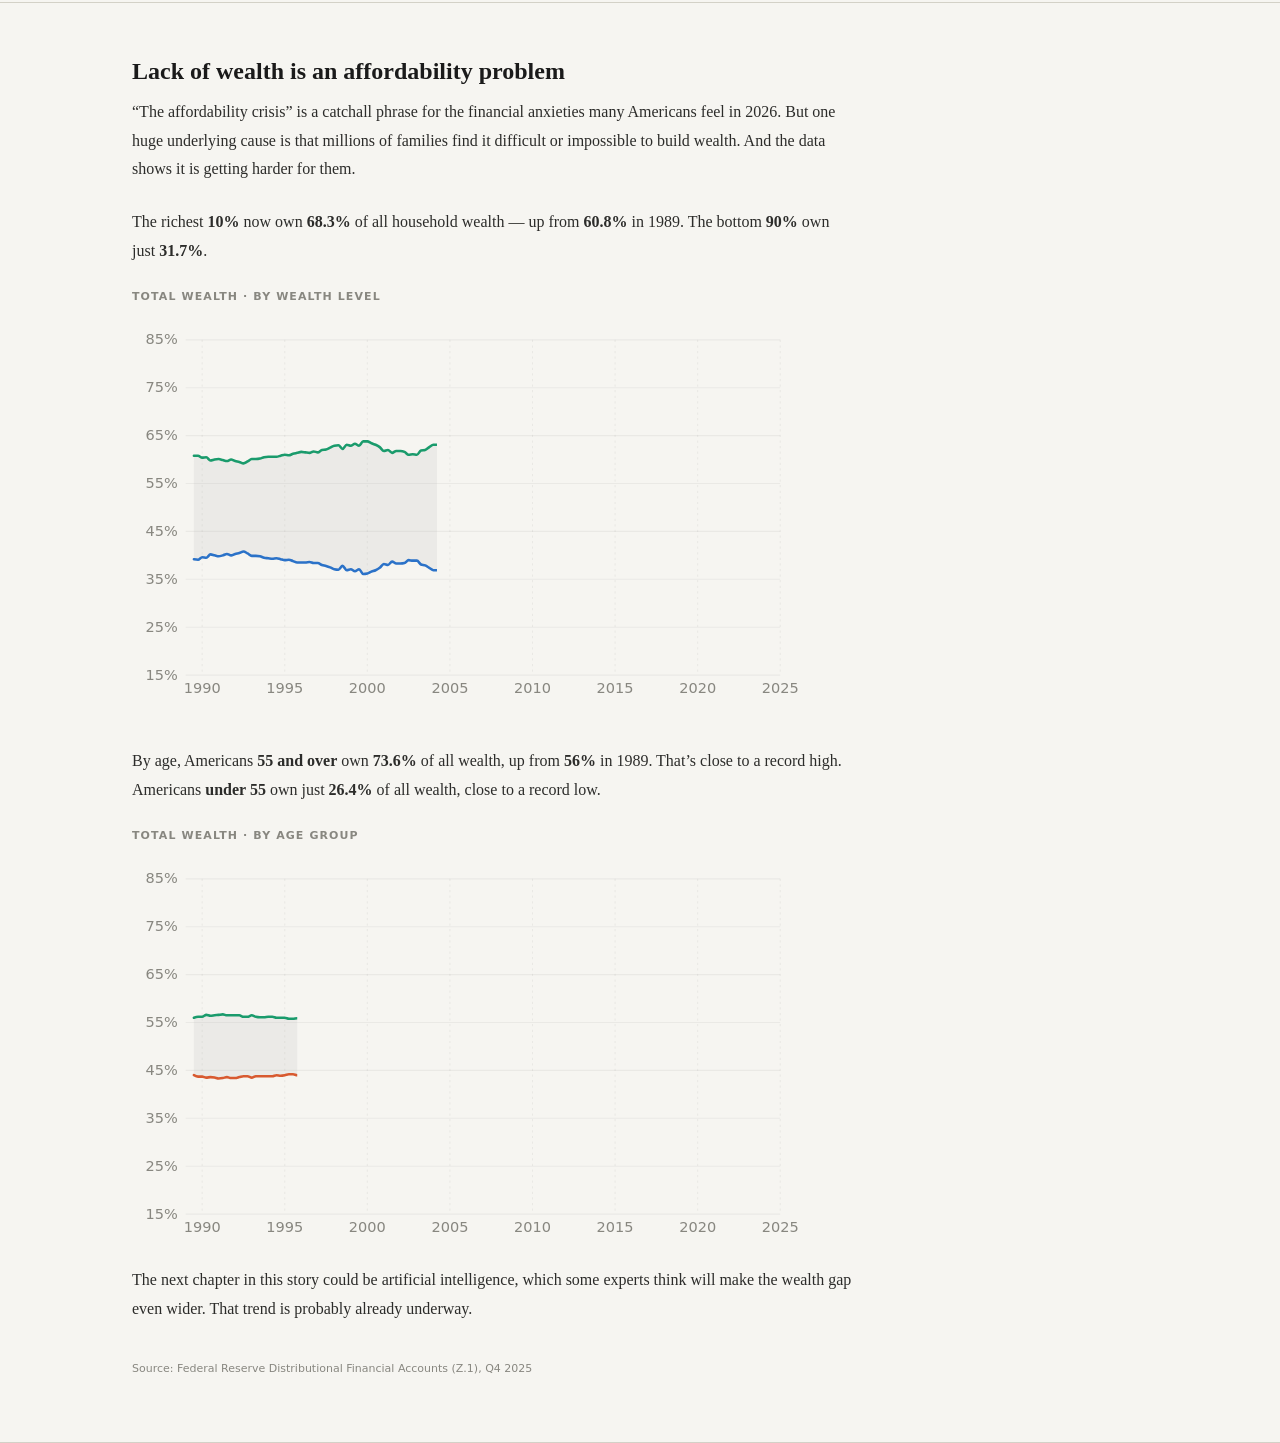
<file: prosperity-gap/index.html>
<!doctype html>
<html lang="en">
	<head>
		<meta charset="utf-8" />
		<meta name="viewport" content="width=device-width, initial-scale=1" />
		<meta name="text-scale" content="scale" />
		<link href="./_app/immutable/entry/start.BPTOfVoe.js" rel="modulepreload">
		<link href="./_app/immutable/chunks/C7PJNr_4.js" rel="modulepreload">
		<link href="./_app/immutable/chunks/zh-n71sb.js" rel="modulepreload">
		<link href="./_app/immutable/chunks/HhF_0aDI.js" rel="modulepreload">
		<link href="./_app/immutable/entry/app.BNB9PoAS.js" rel="modulepreload">
		<link href="./_app/immutable/chunks/BcgnSMxp.js" rel="modulepreload">
		<link href="./_app/immutable/chunks/DXLwiZ0H.js" rel="modulepreload">
		<link href="./_app/immutable/nodes/0.CEkMjDky.js" rel="modulepreload">
		<link href="./_app/immutable/nodes/2.Dpk0DHOv.js" rel="modulepreload">
		<!--12qhfyh--><link rel="icon" href="data:image/svg+xml,%3csvg%20xmlns='http://www.w3.org/2000/svg'%20width='107'%20height='128'%20viewBox='0%200%20107%20128'%3e%3ctitle%3esvelte-logo%3c/title%3e%3cpath%20d='M94.157%2022.819c-10.4-14.885-30.94-19.297-45.792-9.835L22.282%2029.608A29.92%2029.92%200%200%200%208.764%2049.65a31.5%2031.5%200%200%200%203.108%2020.231%2030%2030%200%200%200-4.477%2011.183%2031.9%2031.9%200%200%200%205.448%2024.116c10.402%2014.887%2030.942%2019.297%2045.791%209.835l26.083-16.624A29.92%2029.92%200%200%200%2098.235%2078.35a31.53%2031.53%200%200%200-3.105-20.232%2030%2030%200%200%200%204.474-11.182%2031.88%2031.88%200%200%200-5.447-24.116'%20style='fill:%23ff3e00'/%3e%3cpath%20d='M45.817%20106.582a20.72%2020.72%200%200%201-22.237-8.243%2019.17%2019.17%200%200%201-3.277-14.503%2018%2018%200%200%201%20.624-2.435l.49-1.498%201.337.981a33.6%2033.6%200%200%200%2010.203%205.098l.97.294-.09.968a5.85%205.85%200%200%200%201.052%203.878%206.24%206.24%200%200%200%206.695%202.485%205.8%205.8%200%200%200%201.603-.704L69.27%2076.28a5.43%205.43%200%200%200%202.45-3.631%205.8%205.8%200%200%200-.987-4.371%206.24%206.24%200%200%200-6.698-2.487%205.7%205.7%200%200%200-1.6.704l-9.953%206.345a19%2019%200%200%201-5.296%202.326%2020.72%2020.72%200%200%201-22.237-8.243%2019.17%2019.17%200%200%201-3.277-14.502%2017.99%2017.99%200%200%201%208.13-12.052l26.081-16.623a19%2019%200%200%201%205.3-2.329%2020.72%2020.72%200%200%201%2022.237%208.243%2019.17%2019.17%200%200%201%203.277%2014.503%2018%2018%200%200%201-.624%202.435l-.49%201.498-1.337-.98a33.6%2033.6%200%200%200-10.203-5.1l-.97-.294.09-.968a5.86%205.86%200%200%200-1.052-3.878%206.24%206.24%200%200%200-6.696-2.485%205.8%205.8%200%200%200-1.602.704L37.73%2051.72a5.42%205.42%200%200%200-2.449%203.63%205.79%205.79%200%200%200%20.986%204.372%206.24%206.24%200%200%200%206.698%202.486%205.8%205.8%200%200%200%201.602-.704l9.952-6.342a19%2019%200%200%201%205.295-2.328%2020.72%2020.72%200%200%201%2022.237%208.242%2019.17%2019.17%200%200%201%203.277%2014.503%2018%2018%200%200%201-8.13%2012.053l-26.081%2016.622a19%2019%200%200%201-5.3%202.328'%20style='fill:%23fff'/%3e%3c/svg%3e"/><!----><!--1uha8ag--><!----><title>The Prosperity Gap</title>
		<link href="./_app/immutable/assets/2.DIdWesqI.css" rel="stylesheet">
	</head>
	<body data-sveltekit-preload-data="hover">
		<div style="display: contents"><!--[--><!--[0--><!--[--><!--[--><div id="progress-bar" style="width: 0%" class="svelte-1uha8ag"></div> <nav id="nav-dots" aria-label="Section navigation" class="svelte-1uha8ag"><!--[--><button type="button" class="nav-dot svelte-1uha8ag active" title="Intro" aria-label="Intro"></button><button type="button" class="nav-dot svelte-1uha8ag" title="Total wealth" aria-label="Total wealth"></button><button type="button" class="nav-dot svelte-1uha8ag" title="Tech boom 1990s" aria-label="Tech boom 1990s"></button><button type="button" class="nav-dot svelte-1uha8ag" title="China 2000s" aria-label="China 2000s"></button><button type="button" class="nav-dot svelte-1uha8ag" title="2008 crash" aria-label="2008 crash"></button><button type="button" class="nav-dot svelte-1uha8ag" title="Stocks" aria-label="Stocks"></button><button type="button" class="nav-dot svelte-1uha8ag" title="Real estate" aria-label="Real estate"></button><button type="button" class="nav-dot svelte-1uha8ag" title="Stocks: who owns it" aria-label="Stocks: who owns it"></button><button type="button" class="nav-dot svelte-1uha8ag" title="Stocks: by age" aria-label="Stocks: by age"></button><button type="button" class="nav-dot svelte-1uha8ag" title="RE: who owns it" aria-label="RE: who owns it"></button><button type="button" class="nav-dot svelte-1uha8ag" title="RE: by age" aria-label="RE: by age"></button><button type="button" class="nav-dot svelte-1uha8ag" title="Full picture" aria-label="Full picture"></button><!--]--></nav> <section class="chapter intro svelte-1uha8ag" id="ch0"><div class="inner svelte-1uha8ag"><div class="illo-wrap svelte-kks626"><svg xmlns="http://www.w3.org/2000/svg" viewBox="0 0 1000 1000" role="img" aria-label="Illustration: one figure stands confidently atop a dollar sign while another struggles to hold on below" class="svelte-kks626"><defs class="svelte-kks626"><style class="svelte-kks626">
				.cls-1, .cls-2, .cls-3 { stroke-miterlimit: 10; }
				.cls-1, .cls-4 { fill: #2b72c8; }
				.cls-1, .cls-3 { stroke: #fff; stroke-width: 4px; }
				.cls-2 { stroke: #000; stroke-width: 8px; }
				.cls-2, .cls-5 { fill: #fff; }
				.cls-3, .cls-6 { fill: #1a9b6c; }
			</style></defs><g id="top-figure" class="svelte-kks626"><path class="cls-6 svelte-kks626" d="M476.03,291.12v-9.6h10.2v-90.29h-25.74v90.29h10.2v9.6h-40.4v-9.6h10.2v-98.87h.23v-5.52c-.74.13-1.49.19-2.25.19-2.23,0-4.45-.57-6.41-1.66-3.67-2.03-6.12-5.62-6.7-9.75l-16.32-9.04v-4.71c0-35.22,23.69-57.11,61.83-57.11s61.84,21.88,61.84,57.11v2.16l-16.47,28.31c1.61,3.84,1.35,8.17-.76,11.81-2.01,3.45-5.38,5.76-9.24,6.4v80.68h10.2v9.6h-40.4ZM505.43,169.38l11.23-19.31c-.28-7.04-2.22-18.94-11.23-27.67v46.98ZM433.1,151.92c1.7-.75,3.54-1.15,5.4-1.15.75,0,1.48.06,2.21.19v-32.16c-11.21,7.64-14.68,19.46-15.49,28.76l7.87,4.36Z"></path><path class="cls-5 svelte-kks626" d="M470.87,97.05c36.91,0,59.84,21.12,59.84,55.11v1.62l-16.72,28.75c1.73,3.32,1.79,7.42-.23,10.9-2.05,3.52-5.72,5.51-9.51,5.59v84.5h10.2v5.6h-36.4v-5.6h10.2v-94.29h-29.74v94.29h10.2v5.6h-36.4v-5.6h10.2v-98.87h.23v-10.16c-1.34.54-2.79.83-4.25.83-1.85,0-3.72-.45-5.45-1.41-3.52-1.95-5.57-5.5-5.79-9.24l-16.21-8.97v-3.54c0-33.99,22.93-55.11,59.83-55.11M433.05,154.17c1.67-.92,3.55-1.4,5.45-1.4,1.41,0,2.84.27,4.21.82v-38.37c-15.32,8.44-18.95,23.64-19.58,33.46l9.91,5.49M503.43,176.52c.06,0,.12-.01.17-.02l15.07-25.92c-.25-8.7-2.76-23.15-15.25-32.51v58.44M470.87,93.05c-19.13,0-35.2,5.49-46.47,15.86-11.36,10.46-17.37,25.42-17.37,43.24v5.89l2.06,1.14,14.46,8c.9,4.32,3.61,8.03,7.54,10.21,2.26,1.25,4.81,1.91,7.38,1.91.08,0,.16,0,.25,0v1.33h-.23v98.87h-10.2v13.6h44.4v-13.6h-10.2v-86.29h21.74v86.29h-10.2v13.6h44.4v-13.6h-10.2v-77.09c3.74-1.07,6.95-3.53,8.97-7,2.26-3.88,2.68-8.46,1.24-12.63l15.72-27.02.54-.93v-2.7c0-17.83-6.01-32.78-17.37-43.24-11.27-10.38-27.34-15.86-46.47-15.86h0ZM427.35,146.45c.86-7.66,3.69-16.8,11.36-23.57v25.9c-.07,0-.14,0-.21,0-1.8,0-3.58.32-5.26.94l-5.89-3.26h0ZM507.43,161.96v-34.23c5.45,7.41,6.91,16.12,7.2,21.85l-7.2,12.39h0Z"></path><circle class="cls-3 svelte-kks626" cx="472.37" cy="88.37" r="31.76"></circle></g><g id="dollar" class="svelte-kks626"><path class="cls-2 svelte-kks626" d="M404.76,672.75c13.43,14.3,30.12,23.41,50.07,27.31v-135.89c-2.17-.86-5.1-1.84-8.78-2.93-3.69-1.08-7.7-2.05-12.03-2.93-16.04-4.33-31.86-9.43-47.46-15.28-15.6-5.85-29.58-13.65-41.94-23.41s-22.22-21.88-29.58-36.41c-7.38-14.52-11.05-32.61-11.05-54.29s4.23-41.61,12.68-58.52c8.45-16.9,19.61-31.1,33.48-42.59,13.87-11.48,29.91-20.37,48.11-26.66,18.21-6.28,37.06-10.08,56.57-11.38v-50.06h38.36v50.06c19.51,2.17,37.81,6.4,54.94,12.68,17.12,6.29,32.18,14.95,45.19,26.01s23.62,24.82,31.86,41.29c8.23,16.48,13,35.98,14.3,58.52h-92.33c-.44-17.33-5.85-32.07-16.25-44.21-10.4-12.13-22.98-18.21-37.71-18.21v115.08c5.2,1.3,10.5,2.6,15.93,3.9,5.42,1.3,11.16,2.82,17.23,4.55,32.07,8.68,56.78,19.4,74.12,32.18,17.33,12.79,30.12,26.12,38.36,39.99,8.23,13.88,13.11,27.75,14.63,41.61,1.51,13.88,2.28,26.23,2.28,37.06,0,9.54-2.39,21.57-7.15,36.09-4.77,14.53-13.33,28.72-25.68,42.59-12.35,13.88-28.93,26.23-49.74,37.06-20.81,10.83-47.46,17.33-79.97,19.51v55.27h-38.36v-55.27c-48.55-3.47-86.48-18.42-113.78-44.86-27.31-26.43-43.14-65.23-47.46-116.38h91.68c-.44,24.71,6.07,44.21,19.51,58.52ZM433.37,369.11c-6.94,2.17-13.23,5.53-18.86,10.08-5.64,4.55-10.08,10.19-13.33,16.9-3.25,6.73-4.88,14.63-4.88,23.73,0,14.3,4.55,25.36,13.65,33.16s24.06,14.09,44.86,18.86v-105.98c-7.38,0-14.53,1.09-21.46,3.25ZM517.57,694.53c8.45-2.81,16.03-6.83,22.76-12.03,6.72-5.2,12.24-11.59,16.58-19.18,4.33-7.58,6.5-16.58,6.5-26.98,0-16.91-5.31-29.58-15.93-38.04-10.63-8.45-28.72-16.14-54.29-23.08v124.84c7.8-.86,15.93-2.7,24.38-5.53Z"></path></g><g id="bottom-figure" class="svelte-kks626"><path class="cls-4 svelte-kks626" d="M499.79,951.19l9.91-2.42-21.57-88.36h-30.4l-21.57,88.36,9.91,2.42-2.28,9.33-39.25-9.58,2.28-9.33,9.91,2.42,23.98-98.22v-64.93c-19.57-12.35-31.69-35.52-31.69-60.77v-23.79c-3.33-2.51-5.28-6.39-5.28-10.59,0-7.32,5.96-13.28,13.28-13.28s13.28,5.96,13.28,13.28c0,4.2-1.95,8.08-5.28,10.59v23.79c0,24.85,14.38,46.22,35,52.09h21.66c20.62-5.87,35-27.25,35-52.09v-23.79c-3.33-2.51-5.28-6.39-5.28-10.59,0-7.32,5.96-13.28,13.28-13.28s13.28,5.96,13.28,13.28c0,4.2-1.95,8.08-5.28,10.59v23.79c0,23.19-10.17,44.67-27.27,57.69v69.13l23.7,97.1,9.91-2.42,2.28,9.33-39.25,9.58-2.28-9.33Z"></path><path class="cls-5 svelte-kks626" d="M524.7,674.46c6.23,0,11.28,5.05,11.28,11.28,0,4.02-2.11,7.54-5.28,9.54v24.84c0,23.72-10.87,44.61-27.27,56.69v70.37l24.23,99.27,9.91-2.42,1.33,5.44-35.36,8.63-1.33-5.44,9.91-2.42-22.41-91.83h-33.54l-22.41,91.83,9.91,2.42-1.33,5.44-35.36-8.63,1.33-5.44,9.91,2.42,24.51-100.4v-66.28c-18.84-11.4-31.69-33.86-31.69-59.65v-24.84c-3.17-2-5.28-5.52-5.28-9.54,0-6.23,5.05-11.28,11.28-11.28s11.28,5.05,11.28,11.28c0,4.02-2.11,7.54-5.28,9.54v24.84c0,26.22,15.69,48.25,36.73,54.09h22.21c21.04-5.84,36.73-27.87,36.73-54.09v-24.84c-3.17-2-5.28-5.52-5.28-9.54,0-6.23,5.05-11.28,11.28-11.28M524.7,670.46c-8.43,0-15.28,6.85-15.28,15.28,0,4.49,1.94,8.66,5.28,11.54v22.83c0,11.76-3.47,23.27-9.77,32.42-6.01,8.73-14.34,14.98-23.52,17.67h-21.1c-9.17-2.69-17.51-8.95-23.52-17.67-6.3-9.15-9.77-20.66-9.77-32.42v-22.83c3.34-2.88,5.28-7.05,5.28-11.54,0-8.43-6.85-15.28-15.28-15.28s-15.28,6.85-15.28,15.28c0,4.49,1.94,8.66,5.28,11.54v22.83c0,25.53,12.08,49.01,31.69,61.86v63.59l-23.44,96.05-6.02-1.47-3.89-.95-.95,3.89-1.33,5.44-.95,3.89,3.89.95,35.36,8.63,3.89.95.95-3.89,1.33-5.44.95-3.89-3.89-.95-6.02-1.47,20.72-84.89h27.25l20.72,84.89-6.02,1.47-3.89.95.95,3.89,1.33,5.44.95,3.89,3.89-.95,35.36-8.63,3.89-.95-.95-3.89-1.33-5.44-.95-3.89-3.89.95-6.02,1.47-23.17-94.92v-67.91c17.11-13.45,27.27-35.22,27.27-58.67v-22.83c3.34-2.88,5.28-7.05,5.28-11.54,0-8.43-6.85-15.28-15.28-15.28h0Z"></path><circle class="cls-1 svelte-kks626" cx="472.31" cy="760.67" r="31.76"></circle></g></svg></div><!----> <h1 class="svelte-1uha8ag">The Growing Prosperity Gap</h1> <p class="byline svelte-1uha8ag">By David Foster and Rick Newman</p> <p class="intro-hero svelte-1uha8ag">America is a very rich country, with phenomenal wealth creation over time. But there have been big changes in which portions of the US population own that wealth. You probably know the rich are getting richer, and the rest, not so much. You might be surprised, however, by some of the details.</p> <p class="intro-hero svelte-1uha8ag">There’s always a wealth gap in a capitalist economy. But it has grown unusually wide during the last <strong>40 years</strong>, and that’s probably one big reason consumer confidence is generally dismal.</p> <p class="scroll-hint svelte-1uha8ag">Scroll to explore ↓</p></div></section> <div class="sticky-zone svelte-1uha8ag"><div class="chart-layer svelte-1uha8ag"><div class="chart-layer-inner svelte-1uha8ag"><div class="sticky-tag svelte-1uha8ag">Total household wealth · 1989–2025</div> <div class="sticky-chart svelte-bxrehw"><svg role="img" aria-label="Total US household net worth, 1989 to 2025" class="svelte-bxrehw"></svg></div><!----> <p class="sticky-note svelte-1uha8ag">Scroll to reveal the events that shaped the curve.</p></div></div> <div class="panels svelte-1uha8ag"><section class="sticky-panel svelte-1uha8ag" id="ch1"><div class="panel-card panel-card--title svelte-1uha8ag"><!--[0--><div class="section-icon svelte-6d6fn6"><svg id="Layer_1" data-name="Layer 1" xmlns="http://www.w3.org/2000/svg" xmlns:xlink="http://www.w3.org/1999/xlink" viewBox="0 0 1000 1000" class="svelte-6d6fn6"><defs><style>
      .w-cls-1, .w-cls-2 {
        fill: none;
      }

      .w-cls-2 {
        stroke: #8ccdb5;
        stroke-miterlimit: 10;
        stroke-width: 4px;
      }

      .w-cls-3 {
        opacity: .75;
      }

      .w-cls-4 {
        fill: #1a9b6c;
      }

      .w-cls-5 {
        fill: #8ccdb5;
      }

      .w-cls-6 {
        clip-path: url(#clippath-wealth);
      }
    </style><clipPath id="clippath-wealth"><rect class="w-cls-1" x="37.55" y="36.87" width="938.54" height="925.66"></rect></clipPath></defs><g class="w-cls-6"><g class="w-cls-3"><path class="w-cls-4" d="M287.15,430.79v679.9h682.16V430.79H287.15ZM445.79,648.12c-6.47,0-6.46-10,0-10s6.46,10,0,10Z"></path><g><g><rect class="w-cls-5" x="300.08" y="61.98" width="656.31" height="357.28"></rect><path class="w-cls-4" d="M943.46,74.91v331.42H313V74.91h630.45M969.31,49.05H287.15v383.13h682.16V49.05h0Z"></path></g><g><path class="w-cls-4" d="M628.23,367.91c-56.04,0-101.63-57.1-101.63-127.29s45.59-127.29,101.63-127.29,101.63,57.1,101.63,127.29-45.59,127.29-101.63,127.29Z"></path><path class="w-cls-4" d="M628.23,113.76c55.8,0,101.2,56.91,101.2,126.86s-45.4,126.86-101.2,126.86-101.2-56.91-101.2-126.86,45.4-126.86,101.2-126.86M628.23,112.91c-56.36,0-102.05,57.18-102.05,127.71s45.69,127.71,102.05,127.71,102.05-57.18,102.05-127.71-45.69-127.71-102.05-127.71h0Z"></path></g><path class="w-cls-4" d="M380.01,49.05c0,51.29-41.58,92.86-92.86,92.86V49.05h92.86Z"></path><path class="w-cls-4" d="M876.45,49.05c0,51.29,41.58,92.86,92.86,92.86V49.05s-92.86,0-92.86,0Z"></path><path class="w-cls-4" d="M380.01,432.19c0-51.29-41.58-92.86-92.86-92.86v92.86h92.86Z"></path><path class="w-cls-4" d="M876.45,432.19c0-51.29,41.58-92.86,92.86-92.86v92.86s-92.86,0-92.86,0Z"></path></g><g><line class="w-cls-2" x1="301.83" y1="456.77" x2="959.15" y2="456.77"></line><line class="w-cls-2" x1="301.83" y1="477.79" x2="959.15" y2="477.79"></line><line class="w-cls-2" x1="301.83" y1="498.82" x2="959.15" y2="498.82"></line><line class="w-cls-2" x1="301.83" y1="519.84" x2="959.15" y2="519.84"></line><line class="w-cls-2" x1="301.83" y1="540.87" x2="959.15" y2="540.87"></line><line class="w-cls-2" x1="301.83" y1="561.89" x2="959.15" y2="561.89"></line><line class="w-cls-2" x1="301.83" y1="582.92" x2="959.15" y2="582.92"></line><line class="w-cls-2" x1="301.83" y1="603.94" x2="959.15" y2="603.94"></line><line class="w-cls-2" x1="301.83" y1="624.97" x2="959.15" y2="624.97"></line><line class="w-cls-2" x1="301.83" y1="645.99" x2="959.15" y2="645.99"></line><line class="w-cls-2" x1="301.83" y1="667.01" x2="959.15" y2="667.01"></line><line class="w-cls-2" x1="301.83" y1="688.04" x2="959.15" y2="688.04"></line><line class="w-cls-2" x1="301.83" y1="709.06" x2="959.15" y2="709.06"></line><line class="w-cls-2" x1="301.83" y1="730.09" x2="959.15" y2="730.09"></line><line class="w-cls-2" x1="301.83" y1="751.11" x2="959.15" y2="751.11"></line><line class="w-cls-2" x1="301.83" y1="772.14" x2="959.15" y2="772.14"></line><line class="w-cls-2" x1="301.83" y1="793.16" x2="959.15" y2="793.16"></line><line class="w-cls-2" x1="301.83" y1="814.18" x2="959.15" y2="814.18"></line><line class="w-cls-2" x1="301.83" y1="835.21" x2="959.15" y2="835.21"></line><line class="w-cls-2" x1="301.83" y1="856.23" x2="959.15" y2="856.23"></line><line class="w-cls-2" x1="301.83" y1="877.26" x2="959.15" y2="877.26"></line><line class="w-cls-2" x1="301.83" y1="898.28" x2="959.15" y2="898.28"></line><line class="w-cls-2" x1="301.83" y1="919.31" x2="959.15" y2="919.31"></line><line class="w-cls-2" x1="301.83" y1="940.33" x2="959.15" y2="940.33"></line><line class="w-cls-2" x1="301.83" y1="961.36" x2="959.15" y2="961.36"></line><line class="w-cls-2" x1="301.83" y1="982.38" x2="959.15" y2="982.38"></line></g></g><g><path class="w-cls-4" d="M36.42,576.28v679.9h682.16v-679.9H36.42ZM195.06,793.61c-6.47,0-6.46-10,0-10s6.46,10,0,10Z"></path><g><g><rect class="w-cls-5" x="49.35" y="207.47" width="656.31" height="357.28"></rect><path class="w-cls-4" d="M692.73,220.39v331.42H62.28V220.39h630.45M718.58,194.54H36.42v383.13h682.16V194.54h0Z"></path></g><g><path class="w-cls-4" d="M377.5,513.39c-56.04,0-101.63-57.1-101.63-127.29s45.59-127.29,101.63-127.29,101.63,57.1,101.63,127.29-45.59,127.29-101.63,127.29Z"></path><path class="w-cls-4" d="M377.5,259.24c55.8,0,101.2,56.91,101.2,126.86s-45.4,126.86-101.2,126.86-101.2-56.91-101.2-126.86,45.4-126.86,101.2-126.86M377.5,258.39c-56.36,0-102.05,57.18-102.05,127.71s45.69,127.71,102.05,127.71,102.05-57.18,102.05-127.71-45.69-127.71-102.05-127.71h0Z"></path></g><path class="w-cls-4" d="M129.28,194.54c0,51.29-41.58,92.86-92.86,92.86v-92.86h92.86Z"></path><path class="w-cls-4" d="M625.72,194.54c0,51.29,41.58,92.86,92.86,92.86v-92.86s-92.86,0-92.86,0Z"></path><path class="w-cls-4" d="M129.28,577.67c0-51.29-41.58-92.86-92.86-92.86v92.86h92.86Z"></path><path class="w-cls-4" d="M625.72,577.67c0-51.29,41.58-92.86,92.86-92.86v92.86s-92.86,0-92.86,0Z"></path></g><g><line class="w-cls-2" x1="51.1" y1="602.25" x2="708.42" y2="602.25"></line><line class="w-cls-2" x1="51.1" y1="623.28" x2="708.42" y2="623.28"></line><line class="w-cls-2" x1="51.1" y1="644.3" x2="708.42" y2="644.3"></line><line class="w-cls-2" x1="51.1" y1="665.33" x2="708.42" y2="665.33"></line><line class="w-cls-2" x1="51.1" y1="686.35" x2="708.42" y2="686.35"></line><line class="w-cls-2" x1="51.1" y1="707.38" x2="708.42" y2="707.38"></line><line class="w-cls-2" x1="51.1" y1="728.4" x2="708.42" y2="728.4"></line><line class="w-cls-2" x1="51.1" y1="749.42" x2="708.42" y2="749.42"></line><line class="w-cls-2" x1="51.1" y1="770.45" x2="708.42" y2="770.45"></line><line class="w-cls-2" x1="51.1" y1="791.47" x2="708.42" y2="791.47"></line><line class="w-cls-2" x1="51.1" y1="812.5" x2="708.42" y2="812.5"></line><line class="w-cls-2" x1="51.1" y1="833.52" x2="708.42" y2="833.52"></line><line class="w-cls-2" x1="51.1" y1="854.55" x2="708.42" y2="854.55"></line><line class="w-cls-2" x1="51.1" y1="875.57" x2="708.42" y2="875.57"></line><line class="w-cls-2" x1="51.1" y1="896.6" x2="708.42" y2="896.6"></line><line class="w-cls-2" x1="51.1" y1="917.62" x2="708.42" y2="917.62"></line><line class="w-cls-2" x1="51.1" y1="938.64" x2="708.42" y2="938.64"></line><line class="w-cls-2" x1="51.1" y1="959.67" x2="708.42" y2="959.67"></line><line class="w-cls-2" x1="51.1" y1="980.69" x2="708.42" y2="980.69"></line><line class="w-cls-2" x1="51.1" y1="1001.72" x2="708.42" y2="1001.72"></line></g></g></g></svg></div><!--]--><!----> <h2>The Total Wealth of All Americans, 1989–2025</h2> <p class="prose svelte-1uha8ag">America is richer than ever, even as some groups find themselves worse off. Total net worth soared from <strong>$20.8 trillion</strong> in 1989 to <strong>$175.3 trillion</strong> in 2025 — a <strong>742%</strong> increase.</p></div></section> <section class="sticky-panel svelte-1uha8ag" id="ch2"><div class="panel-card svelte-1uha8ag"><h2>Monumental developments have changed the distribution of wealth</h2> <p class="ann-label svelte-1uha8ag">1990s →</p> <p class="ann-text svelte-1uha8ag">Digital technology began to create huge new opportunities for workers and entrepreneurs with technical skills. But it didn’t do much for blue-collar Americans.</p></div></section> <section class="sticky-panel svelte-1uha8ag" id="ch3"><div class="panel-card svelte-1uha8ag"><h2>The “China shock” hit working-class Americans</h2> <p class="ann-label svelte-1uha8ag">Early 2000s →</p> <p class="ann-text svelte-1uha8ag">China’s rise as a massive exporter in the early 2000s killed millions of American factory jobs as the work went overseas.</p></div></section> <section class="sticky-panel svelte-1uha8ag" id="ch4"><div class="panel-card svelte-1uha8ag"><h2>The Great Recession that began in 2007 was a disaster for millions</h2> <p class="ann-label svelte-1uha8ag">2007–2009 →</p> <p class="ann-text svelte-1uha8ag">It sprang from a housing bust that included millions of foreclosures and pushed unemployment to the highest level in 25 years.</p></div></section></div></div> <div class="sticky-zone svelte-1uha8ag" id="ch5"><div class="chart-layer svelte-1uha8ag"><div class="chart-layer-inner svelte-1uha8ag"><div class="sticky-level-chart svelte-1cmbgqf"><!--[0--><div class="sticky-tag svelte-1cmbgqf">Stock wealth · 1989–2025</div><!--]--> <svg role="img" style="overflow:visible" class="svelte-1cmbgqf"></svg></div><!----></div></div> <div class="panels svelte-1uha8ag"><section class="sticky-panel svelte-1uha8ag" id="s5p1"><div class="panel-card panel-card--title svelte-1uha8ag"><!--[1--><div class="section-icon svelte-6d6fn6"><svg id="Layer_1" data-name="Layer 1" xmlns="http://www.w3.org/2000/svg" viewBox="0 0 1000 1000" class="svelte-6d6fn6"><defs><style>
      .s-cls-1 {
        fill: #2b72c8;
      }

      .s-cls-2 {
        fill: #fff;
      }

      .s-cls-3 {
        fill: none;
        stroke: #2b72c8;
        stroke-miterlimit: 10;
        stroke-width: 9px;
      }

      .s-cls-4 {
        opacity: .5;
      }

      .s-cls-5 {
        fill: #95b8e3;
      }
    </style></defs><rect class="s-cls-5" x="54.49" y="68.04" width="884.33" height="884.33"></rect><g class="s-cls-4"><line class="s-cls-3" x1="54.49" y1="68.04" x2="938.82" y2="68.04"></line><line class="s-cls-3" x1="54.49" y1="243.57" x2="938.82" y2="243.57"></line><line class="s-cls-3" x1="54.49" y1="419.1" x2="938.82" y2="419.1"></line><line class="s-cls-3" x1="54.49" y1="594.62" x2="938.82" y2="594.62"></line><line class="s-cls-3" x1="54.49" y1="770.15" x2="938.82" y2="770.15"></line><line class="s-cls-3" x1="54.49" y1="945.67" x2="938.82" y2="945.67"></line></g><g><path class="s-cls-1" d="M79.66,872.62l179.35-292.63h373.86l198.94-393.85c-11.18-14.31-13.15-33.69-4.89-50.03,8.03-15.9,24.09-25.78,41.92-25.78,7.38,0,14.49,1.7,21.12,5.05,11.19,5.65,19.5,15.32,23.42,27.23s2.96,24.63-2.69,35.81c-8.03,15.89-24.09,25.77-41.92,25.77-.42,0-.83,0-1.25-.02l-210.03,415.82h-376.07l-167.65,273.53-34.1-20.9Z"></path><path class="s-cls-2" d="M868.83,113.83c6.58,0,13.26,1.5,19.54,4.67,21.4,10.81,29.99,36.94,19.18,58.34-7.64,15.13-22.93,23.85-38.8,23.85-1.11,0-2.23-.04-3.35-.13l-210.09,415.93h-375.88l-166.84,272.22-28.14-17.24,176.5-287.97h374.05l200.94-397.81c-11.17-12.92-14.1-31.81-5.92-48,7.64-15.13,22.93-23.86,38.8-23.86M868.83,106.83c-19.16,0-36.42,10.61-45.05,27.7-8.53,16.88-6.9,36.79,3.92,51.97l-196.99,390h-373.67l-2.05,3.34-176.5,287.97-3.66,5.97,5.97,3.66,28.14,17.24,5.97,3.66,3.66-5.97,164.79-268.87h376.26l1.94-3.84,208.09-411.97c18.8-.33,35.66-10.87,44.15-27.68,12.54-24.82,2.54-55.21-22.27-67.74-7.13-3.6-14.76-5.42-22.7-5.42h0Z"></path></g></svg></div><!--]--><!----> <h2>Stock wealth, 1989–2025</h2> <p class="prose svelte-1uha8ag">The biggest single source of wealth in the United States is stocks, which account for <strong>33%</strong> of total net worth. The value of stocks held by Americans exploded from <strong>$2.2 trillion</strong> in 1989 to <strong>$57.7 trillion</strong> in 2025 — a massive <strong>2,580%</strong> gain.</p></div></section> <section class="sticky-panel svelte-1uha8ag" id="s5p2"><div class="panel-card svelte-1uha8ag"><h2>Internet stocks soared, then sank</h2> <p class="ann-label svelte-1uha8ag">Late 1990s–2002 →</p> <p class="ann-text svelte-1uha8ag">The dot-com bubble of the late 1990s burst in 2000. It took <strong>7 years</strong> for stocks to regain their 2000 peak.</p></div></section> <section class="sticky-panel svelte-1uha8ag" id="s5p3"><div class="panel-card svelte-1uha8ag"><h2>Then came the 2008 financial crash</h2> <p class="ann-label svelte-1uha8ag">2007–2009 →</p> <p class="ann-text svelte-1uha8ag">The massive stock selloff that accompanied the Great Recession brought stocks back to <strong>1997 levels</strong>.</p></div></section> <section class="sticky-panel svelte-1uha8ag" id="s5p4"><div class="panel-card svelte-1uha8ag"><h2>The real tech rally is happening now</h2> <p class="ann-label svelte-1uha8ag">2022–present →</p> <p class="ann-text svelte-1uha8ag">Stocks have been on a tear since the financial crash ended. The artificial intelligence revolution, which began in 2022, has driven the biggest gains of all.</p></div></section></div></div> <div class="sticky-zone svelte-1uha8ag" id="ch6"><div class="chart-layer svelte-1uha8ag"><div class="chart-layer-inner svelte-1uha8ag"><div class="sticky-level-chart svelte-1cmbgqf"><!--[0--><div class="sticky-tag svelte-1cmbgqf">Real estate wealth · 1989–2025</div><!--]--> <svg role="img" style="overflow:visible" class="svelte-1cmbgqf"></svg></div><!----></div></div> <div class="panels svelte-1uha8ag"><section class="sticky-panel svelte-1uha8ag" id="s6p1"><div class="panel-card panel-card--title svelte-1uha8ag"><!--[2--><div class="section-icon svelte-6d6fn6"><svg id="Layer_1" data-name="Layer 1" xmlns="http://www.w3.org/2000/svg" viewBox="0 0 1000 1000" class="svelte-6d6fn6"><defs><style>
      .re-cls-1 {
        fill: #d85a30;
      }

      .re-cls-2 {
        fill: none;
        stroke: #ebac97;
        stroke-miterlimit: 10;
        stroke-width: 6px;
      }

      .re-cls-3 {
        fill: #ebac97;
      }
    </style></defs><polygon class="re-cls-1" points="491.52 55.31 23.71 297.14 959.33 297.14 491.52 55.31"></polygon><rect class="re-cls-1" x="115.48" y="287.33" width="778.44" height="673.13"></rect><rect class="re-cls-1" x="750.77" y="54.49" width="138.92" height="210.07"></rect><rect class="re-cls-2" x="420.84" y="654.21" width="167.72" height="303.25"></rect><rect class="re-cls-3" x="179.85" y="349.27" width="89.33" height="89.33"></rect><rect class="re-cls-3" x="275.18" y="349.27" width="89.33" height="89.33"></rect><rect class="re-cls-3" x="179.85" y="444.6" width="89.33" height="89.33"></rect><rect class="re-cls-3" x="275.18" y="444.6" width="89.33" height="89.33"></rect><rect class="re-cls-3" x="741.07" y="349.27" width="89.33" height="89.33"></rect><rect class="re-cls-3" x="645.74" y="349.27" width="89.33" height="89.33"></rect><rect class="re-cls-3" x="741.07" y="444.6" width="89.33" height="89.33"></rect><rect class="re-cls-3" x="645.74" y="444.6" width="89.33" height="89.33"></rect><rect class="re-cls-3" x="179.85" y="650.82" width="89.33" height="89.33"></rect><rect class="re-cls-3" x="275.18" y="650.82" width="89.33" height="89.33"></rect><rect class="re-cls-3" x="179.85" y="746.15" width="89.33" height="89.33"></rect><rect class="re-cls-3" x="275.18" y="746.15" width="89.33" height="89.33"></rect><rect class="re-cls-3" x="645.74" y="650.82" width="89.33" height="89.33"></rect><rect class="re-cls-3" x="741.07" y="650.82" width="89.33" height="89.33"></rect><rect class="re-cls-3" x="645.74" y="746.15" width="89.33" height="89.33"></rect><rect class="re-cls-3" x="741.07" y="746.15" width="89.33" height="89.33"></rect></svg></div><!--]--><!----> <h2>Real estate wealth, 1989–2025</h2> <p class="prose svelte-1uha8ag">The second biggest source of wealth is real estate, accounting for <strong>27%</strong> of total net worth. The value of real estate jumped from <strong>$7 trillion</strong> in 1989 to <strong>$47.9 trillion</strong> in 2025 — a <strong>585%</strong> increase.</p></div></section> <section class="sticky-panel svelte-1uha8ag" id="s6p2"><div class="panel-card svelte-1uha8ag"><h2>Some housing riches proved temporary</h2> <p class="ann-label svelte-1uha8ag">2002–2011 →</p> <p class="ann-text svelte-1uha8ag">The housing boom that began around 2003 was a windfall for some. But the housing market crashed starting in 2006 and didn’t begin to recover until 2011.</p></div></section> <section class="sticky-panel svelte-1uha8ag" id="s6p3"><div class="panel-card svelte-1uha8ag"><h2>The Covid pandemic supercharged home prices</h2> <p class="ann-label svelte-1uha8ag">2020 →</p> <p class="ann-text svelte-1uha8ag">Record-low interest rates, meant to stimulate the economy, led to a surge of demand for homes and soaring prices. People who owned homes before the pandemic got richer, but those high prices pushed home ownership out of reach for many.</p></div></section></div></div> <section class="chapter chart-chapter svelte-1uha8ag" id="ch7"><div class="inner svelte-1uha8ag"><h2 class="svelte-1uha8ag">These forces and others have concentrated wealth among a few select groups.</h2> <p class="prose svelte-1uha8ag">The richest <strong>10%</strong> of Americans own <strong>87.4%</strong> of all stocks — up from <strong>81.6%</strong> in 1989. The bottom <strong>90%</strong> own just <strong>12.6%</strong>, down from <strong>18.3%</strong> in 1989.</p> <div class="chart-with-rail svelte-1uha8ag"><div class="rail-card waffle-rail svelte-1uha8ag"><div class="chart-eyebrow svelte-1uha8ag">Current % of total U.S. stock wealth</div> <div class="waffle-grid svelte-12xzilt"><!--[--><div class="waffle-cell svelte-12xzilt" style="background:#e8e6e0"></div><div class="waffle-cell svelte-12xzilt" style="background:#e8e6e0"></div><div class="waffle-cell svelte-12xzilt" style="background:#e8e6e0"></div><div class="waffle-cell svelte-12xzilt" style="background:#e8e6e0"></div><div class="waffle-cell svelte-12xzilt" style="background:#e8e6e0"></div><div class="waffle-cell svelte-12xzilt" style="background:#e8e6e0"></div><div class="waffle-cell svelte-12xzilt" style="background:#e8e6e0"></div><div class="waffle-cell svelte-12xzilt" style="background:#e8e6e0"></div><div class="waffle-cell svelte-12xzilt" style="background:#e8e6e0"></div><div class="waffle-cell svelte-12xzilt" style="background:#e8e6e0"></div><div class="waffle-cell svelte-12xzilt" style="background:#e8e6e0"></div><div class="waffle-cell svelte-12xzilt" style="background:#e8e6e0"></div><div class="waffle-cell svelte-12xzilt" style="background:#e8e6e0"></div><div class="waffle-cell svelte-12xzilt" style="background:#e8e6e0"></div><div class="waffle-cell svelte-12xzilt" style="background:#e8e6e0"></div><div class="waffle-cell svelte-12xzilt" style="background:#e8e6e0"></div><div class="waffle-cell svelte-12xzilt" style="background:#e8e6e0"></div><div class="waffle-cell svelte-12xzilt" style="background:#e8e6e0"></div><div class="waffle-cell svelte-12xzilt" style="background:#e8e6e0"></div><div class="waffle-cell svelte-12xzilt" style="background:#e8e6e0"></div><div class="waffle-cell svelte-12xzilt" style="background:#e8e6e0"></div><div class="waffle-cell svelte-12xzilt" style="background:#e8e6e0"></div><div class="waffle-cell svelte-12xzilt" style="background:#e8e6e0"></div><div class="waffle-cell svelte-12xzilt" style="background:#e8e6e0"></div><div class="waffle-cell svelte-12xzilt" style="background:#e8e6e0"></div><div class="waffle-cell svelte-12xzilt" style="background:#e8e6e0"></div><div class="waffle-cell svelte-12xzilt" style="background:#e8e6e0"></div><div class="waffle-cell svelte-12xzilt" style="background:#e8e6e0"></div><div class="waffle-cell svelte-12xzilt" style="background:#e8e6e0"></div><div class="waffle-cell svelte-12xzilt" style="background:#e8e6e0"></div><div class="waffle-cell svelte-12xzilt" style="background:#e8e6e0"></div><div class="waffle-cell svelte-12xzilt" style="background:#e8e6e0"></div><div class="waffle-cell svelte-12xzilt" style="background:#e8e6e0"></div><div class="waffle-cell svelte-12xzilt" style="background:#e8e6e0"></div><div class="waffle-cell svelte-12xzilt" style="background:#e8e6e0"></div><div class="waffle-cell svelte-12xzilt" style="background:#e8e6e0"></div><div class="waffle-cell svelte-12xzilt" style="background:#e8e6e0"></div><div class="waffle-cell svelte-12xzilt" style="background:#e8e6e0"></div><div class="waffle-cell svelte-12xzilt" style="background:#e8e6e0"></div><div class="waffle-cell svelte-12xzilt" style="background:#e8e6e0"></div><div class="waffle-cell svelte-12xzilt" style="background:#e8e6e0"></div><div class="waffle-cell svelte-12xzilt" style="background:#e8e6e0"></div><div class="waffle-cell svelte-12xzilt" style="background:#e8e6e0"></div><div class="waffle-cell svelte-12xzilt" style="background:#e8e6e0"></div><div class="waffle-cell svelte-12xzilt" style="background:#e8e6e0"></div><div class="waffle-cell svelte-12xzilt" style="background:#e8e6e0"></div><div class="waffle-cell svelte-12xzilt" style="background:#e8e6e0"></div><div class="waffle-cell svelte-12xzilt" style="background:#e8e6e0"></div><div class="waffle-cell svelte-12xzilt" style="background:#e8e6e0"></div><div class="waffle-cell svelte-12xzilt" style="background:#e8e6e0"></div><div class="waffle-cell svelte-12xzilt" style="background:#e8e6e0"></div><div class="waffle-cell svelte-12xzilt" style="background:#e8e6e0"></div><div class="waffle-cell svelte-12xzilt" style="background:#e8e6e0"></div><div class="waffle-cell svelte-12xzilt" style="background:#e8e6e0"></div><div class="waffle-cell svelte-12xzilt" style="background:#e8e6e0"></div><div class="waffle-cell svelte-12xzilt" style="background:#e8e6e0"></div><div class="waffle-cell svelte-12xzilt" style="background:#e8e6e0"></div><div class="waffle-cell svelte-12xzilt" style="background:#e8e6e0"></div><div class="waffle-cell svelte-12xzilt" style="background:#e8e6e0"></div><div class="waffle-cell svelte-12xzilt" style="background:#e8e6e0"></div><div class="waffle-cell svelte-12xzilt" style="background:#e8e6e0"></div><div class="waffle-cell svelte-12xzilt" style="background:#e8e6e0"></div><div class="waffle-cell svelte-12xzilt" style="background:#e8e6e0"></div><div class="waffle-cell svelte-12xzilt" style="background:#e8e6e0"></div><div class="waffle-cell svelte-12xzilt" style="background:#e8e6e0"></div><div class="waffle-cell svelte-12xzilt" style="background:#e8e6e0"></div><div class="waffle-cell svelte-12xzilt" style="background:#e8e6e0"></div><div class="waffle-cell svelte-12xzilt" style="background:#e8e6e0"></div><div class="waffle-cell svelte-12xzilt" style="background:#e8e6e0"></div><div class="waffle-cell svelte-12xzilt" style="background:#e8e6e0"></div><div class="waffle-cell svelte-12xzilt" style="background:#e8e6e0"></div><div class="waffle-cell svelte-12xzilt" style="background:#e8e6e0"></div><div class="waffle-cell svelte-12xzilt" style="background:#e8e6e0"></div><div class="waffle-cell svelte-12xzilt" style="background:#e8e6e0"></div><div class="waffle-cell svelte-12xzilt" style="background:#e8e6e0"></div><div class="waffle-cell svelte-12xzilt" style="background:#e8e6e0"></div><div class="waffle-cell svelte-12xzilt" style="background:#e8e6e0"></div><div class="waffle-cell svelte-12xzilt" style="background:#e8e6e0"></div><div class="waffle-cell svelte-12xzilt" style="background:#e8e6e0"></div><div class="waffle-cell svelte-12xzilt" style="background:#e8e6e0"></div><div class="waffle-cell svelte-12xzilt" style="background:#e8e6e0"></div><div class="waffle-cell svelte-12xzilt" style="background:#e8e6e0"></div><div class="waffle-cell svelte-12xzilt" style="background:#e8e6e0"></div><div class="waffle-cell svelte-12xzilt" style="background:#e8e6e0"></div><div class="waffle-cell svelte-12xzilt" style="background:#e8e6e0"></div><div class="waffle-cell svelte-12xzilt" style="background:#e8e6e0"></div><div class="waffle-cell svelte-12xzilt" style="background:#e8e6e0"></div><div class="waffle-cell svelte-12xzilt" style="background:#e8e6e0"></div><div class="waffle-cell svelte-12xzilt" style="background:#e8e6e0"></div><div class="waffle-cell svelte-12xzilt" style="background:#e8e6e0"></div><div class="waffle-cell svelte-12xzilt" style="background:#e8e6e0"></div><div class="waffle-cell svelte-12xzilt" style="background:#e8e6e0"></div><div class="waffle-cell svelte-12xzilt" style="background:#e8e6e0"></div><div class="waffle-cell svelte-12xzilt" style="background:#e8e6e0"></div><div class="waffle-cell svelte-12xzilt" style="background:#e8e6e0"></div><div class="waffle-cell svelte-12xzilt" style="background:#e8e6e0"></div><div class="waffle-cell svelte-12xzilt" style="background:#e8e6e0"></div><div class="waffle-cell svelte-12xzilt" style="background:#e8e6e0"></div><div class="waffle-cell svelte-12xzilt" style="background:#e8e6e0"></div><div class="waffle-cell svelte-12xzilt" style="background:#e8e6e0"></div><!--]--></div><!----> <div class="waffle-stats svelte-1uha8ag"><div class="waffle-stat svelte-1uha8ag"><div class="lbl svelte-1uha8ag"><span class="sw svelte-1uha8ag" style="background:#1A9B6C"></span>Richest 10%</div> <div class="pct svelte-1uha8ag" style="color:#1A9B6C">87.4%</div></div> <div class="waffle-stat svelte-1uha8ag"><div class="lbl svelte-1uha8ag"><span class="sw svelte-1uha8ag" style="background:#2B72C8"></span>Bottom 90%</div> <div class="pct svelte-1uha8ag" style="color:#2B72C8">12.6%</div></div> <div class="waffle-note svelte-1uha8ag">Each square = 1% · Source: Federal Reserve DFA, Q4 2025</div></div></div> <div class="chart-area svelte-1uha8ag"><div class="chart-eyebrow svelte-1uha8ag">Stocks · By wealth level</div> <div class="chart-wrap svelte-1sjq3po"><svg role="img" style="overflow:visible" class="svelte-1sjq3po"></svg></div><!----></div></div></div></section> <section class="chapter chart-chapter svelte-1uha8ag" id="ch8"><div class="inner svelte-1uha8ag"><h2 class="svelte-1uha8ag">The baby boomers raked it in</h2> <p class="prose svelte-1uha8ag">Americans <strong>55 and over</strong> own <strong>79.2%</strong> of stocks — up from <strong>58.7%</strong> in
			1989. Those <strong>under 55</strong> own just <strong>20.9%</strong>, down from <strong>41.4%</strong> in 1989.
			Baby boomers who own stocks are killing it. Many younger Americans aren’t benefiting at all from a roaring stock market.</p> <div class="chart-with-rail svelte-1uha8ag"><div class="rail-card waffle-rail svelte-1uha8ag"><div class="chart-eyebrow svelte-1uha8ag">Current % of total U.S. stock wealth</div> <div class="waffle-grid svelte-12xzilt"><!--[--><div class="waffle-cell svelte-12xzilt" style="background:#e8e6e0"></div><div class="waffle-cell svelte-12xzilt" style="background:#e8e6e0"></div><div class="waffle-cell svelte-12xzilt" style="background:#e8e6e0"></div><div class="waffle-cell svelte-12xzilt" style="background:#e8e6e0"></div><div class="waffle-cell svelte-12xzilt" style="background:#e8e6e0"></div><div class="waffle-cell svelte-12xzilt" style="background:#e8e6e0"></div><div class="waffle-cell svelte-12xzilt" style="background:#e8e6e0"></div><div class="waffle-cell svelte-12xzilt" style="background:#e8e6e0"></div><div class="waffle-cell svelte-12xzilt" style="background:#e8e6e0"></div><div class="waffle-cell svelte-12xzilt" style="background:#e8e6e0"></div><div class="waffle-cell svelte-12xzilt" style="background:#e8e6e0"></div><div class="waffle-cell svelte-12xzilt" style="background:#e8e6e0"></div><div class="waffle-cell svelte-12xzilt" style="background:#e8e6e0"></div><div class="waffle-cell svelte-12xzilt" style="background:#e8e6e0"></div><div class="waffle-cell svelte-12xzilt" style="background:#e8e6e0"></div><div class="waffle-cell svelte-12xzilt" style="background:#e8e6e0"></div><div class="waffle-cell svelte-12xzilt" style="background:#e8e6e0"></div><div class="waffle-cell svelte-12xzilt" style="background:#e8e6e0"></div><div class="waffle-cell svelte-12xzilt" style="background:#e8e6e0"></div><div class="waffle-cell svelte-12xzilt" style="background:#e8e6e0"></div><div class="waffle-cell svelte-12xzilt" style="background:#e8e6e0"></div><div class="waffle-cell svelte-12xzilt" style="background:#e8e6e0"></div><div class="waffle-cell svelte-12xzilt" style="background:#e8e6e0"></div><div class="waffle-cell svelte-12xzilt" style="background:#e8e6e0"></div><div class="waffle-cell svelte-12xzilt" style="background:#e8e6e0"></div><div class="waffle-cell svelte-12xzilt" style="background:#e8e6e0"></div><div class="waffle-cell svelte-12xzilt" style="background:#e8e6e0"></div><div class="waffle-cell svelte-12xzilt" style="background:#e8e6e0"></div><div class="waffle-cell svelte-12xzilt" style="background:#e8e6e0"></div><div class="waffle-cell svelte-12xzilt" style="background:#e8e6e0"></div><div class="waffle-cell svelte-12xzilt" style="background:#e8e6e0"></div><div class="waffle-cell svelte-12xzilt" style="background:#e8e6e0"></div><div class="waffle-cell svelte-12xzilt" style="background:#e8e6e0"></div><div class="waffle-cell svelte-12xzilt" style="background:#e8e6e0"></div><div class="waffle-cell svelte-12xzilt" style="background:#e8e6e0"></div><div class="waffle-cell svelte-12xzilt" style="background:#e8e6e0"></div><div class="waffle-cell svelte-12xzilt" style="background:#e8e6e0"></div><div class="waffle-cell svelte-12xzilt" style="background:#e8e6e0"></div><div class="waffle-cell svelte-12xzilt" style="background:#e8e6e0"></div><div class="waffle-cell svelte-12xzilt" style="background:#e8e6e0"></div><div class="waffle-cell svelte-12xzilt" style="background:#e8e6e0"></div><div class="waffle-cell svelte-12xzilt" style="background:#e8e6e0"></div><div class="waffle-cell svelte-12xzilt" style="background:#e8e6e0"></div><div class="waffle-cell svelte-12xzilt" style="background:#e8e6e0"></div><div class="waffle-cell svelte-12xzilt" style="background:#e8e6e0"></div><div class="waffle-cell svelte-12xzilt" style="background:#e8e6e0"></div><div class="waffle-cell svelte-12xzilt" style="background:#e8e6e0"></div><div class="waffle-cell svelte-12xzilt" style="background:#e8e6e0"></div><div class="waffle-cell svelte-12xzilt" style="background:#e8e6e0"></div><div class="waffle-cell svelte-12xzilt" style="background:#e8e6e0"></div><div class="waffle-cell svelte-12xzilt" style="background:#e8e6e0"></div><div class="waffle-cell svelte-12xzilt" style="background:#e8e6e0"></div><div class="waffle-cell svelte-12xzilt" style="background:#e8e6e0"></div><div class="waffle-cell svelte-12xzilt" style="background:#e8e6e0"></div><div class="waffle-cell svelte-12xzilt" style="background:#e8e6e0"></div><div class="waffle-cell svelte-12xzilt" style="background:#e8e6e0"></div><div class="waffle-cell svelte-12xzilt" style="background:#e8e6e0"></div><div class="waffle-cell svelte-12xzilt" style="background:#e8e6e0"></div><div class="waffle-cell svelte-12xzilt" style="background:#e8e6e0"></div><div class="waffle-cell svelte-12xzilt" style="background:#e8e6e0"></div><div class="waffle-cell svelte-12xzilt" style="background:#e8e6e0"></div><div class="waffle-cell svelte-12xzilt" style="background:#e8e6e0"></div><div class="waffle-cell svelte-12xzilt" style="background:#e8e6e0"></div><div class="waffle-cell svelte-12xzilt" style="background:#e8e6e0"></div><div class="waffle-cell svelte-12xzilt" style="background:#e8e6e0"></div><div class="waffle-cell svelte-12xzilt" style="background:#e8e6e0"></div><div class="waffle-cell svelte-12xzilt" style="background:#e8e6e0"></div><div class="waffle-cell svelte-12xzilt" style="background:#e8e6e0"></div><div class="waffle-cell svelte-12xzilt" style="background:#e8e6e0"></div><div class="waffle-cell svelte-12xzilt" style="background:#e8e6e0"></div><div class="waffle-cell svelte-12xzilt" style="background:#e8e6e0"></div><div class="waffle-cell svelte-12xzilt" style="background:#e8e6e0"></div><div class="waffle-cell svelte-12xzilt" style="background:#e8e6e0"></div><div class="waffle-cell svelte-12xzilt" style="background:#e8e6e0"></div><div class="waffle-cell svelte-12xzilt" style="background:#e8e6e0"></div><div class="waffle-cell svelte-12xzilt" style="background:#e8e6e0"></div><div class="waffle-cell svelte-12xzilt" style="background:#e8e6e0"></div><div class="waffle-cell svelte-12xzilt" style="background:#e8e6e0"></div><div class="waffle-cell svelte-12xzilt" style="background:#e8e6e0"></div><div class="waffle-cell svelte-12xzilt" style="background:#e8e6e0"></div><div class="waffle-cell svelte-12xzilt" style="background:#e8e6e0"></div><div class="waffle-cell svelte-12xzilt" style="background:#e8e6e0"></div><div class="waffle-cell svelte-12xzilt" style="background:#e8e6e0"></div><div class="waffle-cell svelte-12xzilt" style="background:#e8e6e0"></div><div class="waffle-cell svelte-12xzilt" style="background:#e8e6e0"></div><div class="waffle-cell svelte-12xzilt" style="background:#e8e6e0"></div><div class="waffle-cell svelte-12xzilt" style="background:#e8e6e0"></div><div class="waffle-cell svelte-12xzilt" style="background:#e8e6e0"></div><div class="waffle-cell svelte-12xzilt" style="background:#e8e6e0"></div><div class="waffle-cell svelte-12xzilt" style="background:#e8e6e0"></div><div class="waffle-cell svelte-12xzilt" style="background:#e8e6e0"></div><div class="waffle-cell svelte-12xzilt" style="background:#e8e6e0"></div><div class="waffle-cell svelte-12xzilt" style="background:#e8e6e0"></div><div class="waffle-cell svelte-12xzilt" style="background:#e8e6e0"></div><div class="waffle-cell svelte-12xzilt" style="background:#e8e6e0"></div><div class="waffle-cell svelte-12xzilt" style="background:#e8e6e0"></div><div class="waffle-cell svelte-12xzilt" style="background:#e8e6e0"></div><div class="waffle-cell svelte-12xzilt" style="background:#e8e6e0"></div><div class="waffle-cell svelte-12xzilt" style="background:#e8e6e0"></div><div class="waffle-cell svelte-12xzilt" style="background:#e8e6e0"></div><!--]--></div><!----> <div class="waffle-stats svelte-1uha8ag"><div class="waffle-stat svelte-1uha8ag"><div class="lbl svelte-1uha8ag"><span class="sw svelte-1uha8ag" style="background:#1A9B6C"></span>55 and over</div> <div class="pct svelte-1uha8ag" style="color:#1A9B6C">79.2%</div></div> <div class="waffle-stat svelte-1uha8ag"><div class="lbl svelte-1uha8ag"><span class="sw svelte-1uha8ag" style="background:#D85A30"></span>Under 55</div> <div class="pct svelte-1uha8ag" style="color:#D85A30">20.9%</div></div> <div class="waffle-note svelte-1uha8ag">Each square = 1% · Source: Federal Reserve DFA, Q4 2025</div></div></div> <div class="chart-area svelte-1uha8ag"><div class="chart-eyebrow svelte-1uha8ag">Stocks · By age group</div> <div class="chart-wrap svelte-1sjq3po"><svg role="img" style="overflow:visible" class="svelte-1sjq3po"></svg></div><!----></div></div></div></section> <section class="chapter chart-chapter svelte-1uha8ag" id="ch9"><div class="inner svelte-1uha8ag"><h2 class="svelte-1uha8ag">It’s getting harder to build wealth through home ownership</h2> <p class="prose svelte-1uha8ag">The wealthiest <strong>10%</strong> of Americans own <strong>43.6%</strong> of all real estate, up from <strong>38.4%</strong> in 1989. The bottom <strong>90%</strong> own <strong>56.5%</strong>, down from <strong>61.7%</strong> in 1989.</p> <div class="chart-with-rail svelte-1uha8ag"><div class="rail-card waffle-rail svelte-1uha8ag"><div class="chart-eyebrow svelte-1uha8ag">Current % of total U.S. real estate wealth</div> <div class="waffle-grid svelte-12xzilt"><!--[--><div class="waffle-cell svelte-12xzilt" style="background:#e8e6e0"></div><div class="waffle-cell svelte-12xzilt" style="background:#e8e6e0"></div><div class="waffle-cell svelte-12xzilt" style="background:#e8e6e0"></div><div class="waffle-cell svelte-12xzilt" style="background:#e8e6e0"></div><div class="waffle-cell svelte-12xzilt" style="background:#e8e6e0"></div><div class="waffle-cell svelte-12xzilt" style="background:#e8e6e0"></div><div class="waffle-cell svelte-12xzilt" style="background:#e8e6e0"></div><div class="waffle-cell svelte-12xzilt" style="background:#e8e6e0"></div><div class="waffle-cell svelte-12xzilt" style="background:#e8e6e0"></div><div class="waffle-cell svelte-12xzilt" style="background:#e8e6e0"></div><div class="waffle-cell svelte-12xzilt" style="background:#e8e6e0"></div><div class="waffle-cell svelte-12xzilt" style="background:#e8e6e0"></div><div class="waffle-cell svelte-12xzilt" style="background:#e8e6e0"></div><div class="waffle-cell svelte-12xzilt" style="background:#e8e6e0"></div><div class="waffle-cell svelte-12xzilt" style="background:#e8e6e0"></div><div class="waffle-cell svelte-12xzilt" style="background:#e8e6e0"></div><div class="waffle-cell svelte-12xzilt" style="background:#e8e6e0"></div><div class="waffle-cell svelte-12xzilt" style="background:#e8e6e0"></div><div class="waffle-cell svelte-12xzilt" style="background:#e8e6e0"></div><div class="waffle-cell svelte-12xzilt" style="background:#e8e6e0"></div><div class="waffle-cell svelte-12xzilt" style="background:#e8e6e0"></div><div class="waffle-cell svelte-12xzilt" style="background:#e8e6e0"></div><div class="waffle-cell svelte-12xzilt" style="background:#e8e6e0"></div><div class="waffle-cell svelte-12xzilt" style="background:#e8e6e0"></div><div class="waffle-cell svelte-12xzilt" style="background:#e8e6e0"></div><div class="waffle-cell svelte-12xzilt" style="background:#e8e6e0"></div><div class="waffle-cell svelte-12xzilt" style="background:#e8e6e0"></div><div class="waffle-cell svelte-12xzilt" style="background:#e8e6e0"></div><div class="waffle-cell svelte-12xzilt" style="background:#e8e6e0"></div><div class="waffle-cell svelte-12xzilt" style="background:#e8e6e0"></div><div class="waffle-cell svelte-12xzilt" style="background:#e8e6e0"></div><div class="waffle-cell svelte-12xzilt" style="background:#e8e6e0"></div><div class="waffle-cell svelte-12xzilt" style="background:#e8e6e0"></div><div class="waffle-cell svelte-12xzilt" style="background:#e8e6e0"></div><div class="waffle-cell svelte-12xzilt" style="background:#e8e6e0"></div><div class="waffle-cell svelte-12xzilt" style="background:#e8e6e0"></div><div class="waffle-cell svelte-12xzilt" style="background:#e8e6e0"></div><div class="waffle-cell svelte-12xzilt" style="background:#e8e6e0"></div><div class="waffle-cell svelte-12xzilt" style="background:#e8e6e0"></div><div class="waffle-cell svelte-12xzilt" style="background:#e8e6e0"></div><div class="waffle-cell svelte-12xzilt" style="background:#e8e6e0"></div><div class="waffle-cell svelte-12xzilt" style="background:#e8e6e0"></div><div class="waffle-cell svelte-12xzilt" style="background:#e8e6e0"></div><div class="waffle-cell svelte-12xzilt" style="background:#e8e6e0"></div><div class="waffle-cell svelte-12xzilt" style="background:#e8e6e0"></div><div class="waffle-cell svelte-12xzilt" style="background:#e8e6e0"></div><div class="waffle-cell svelte-12xzilt" style="background:#e8e6e0"></div><div class="waffle-cell svelte-12xzilt" style="background:#e8e6e0"></div><div class="waffle-cell svelte-12xzilt" style="background:#e8e6e0"></div><div class="waffle-cell svelte-12xzilt" style="background:#e8e6e0"></div><div class="waffle-cell svelte-12xzilt" style="background:#e8e6e0"></div><div class="waffle-cell svelte-12xzilt" style="background:#e8e6e0"></div><div class="waffle-cell svelte-12xzilt" style="background:#e8e6e0"></div><div class="waffle-cell svelte-12xzilt" style="background:#e8e6e0"></div><div class="waffle-cell svelte-12xzilt" style="background:#e8e6e0"></div><div class="waffle-cell svelte-12xzilt" style="background:#e8e6e0"></div><div class="waffle-cell svelte-12xzilt" style="background:#e8e6e0"></div><div class="waffle-cell svelte-12xzilt" style="background:#e8e6e0"></div><div class="waffle-cell svelte-12xzilt" style="background:#e8e6e0"></div><div class="waffle-cell svelte-12xzilt" style="background:#e8e6e0"></div><div class="waffle-cell svelte-12xzilt" style="background:#e8e6e0"></div><div class="waffle-cell svelte-12xzilt" style="background:#e8e6e0"></div><div class="waffle-cell svelte-12xzilt" style="background:#e8e6e0"></div><div class="waffle-cell svelte-12xzilt" style="background:#e8e6e0"></div><div class="waffle-cell svelte-12xzilt" style="background:#e8e6e0"></div><div class="waffle-cell svelte-12xzilt" style="background:#e8e6e0"></div><div class="waffle-cell svelte-12xzilt" style="background:#e8e6e0"></div><div class="waffle-cell svelte-12xzilt" style="background:#e8e6e0"></div><div class="waffle-cell svelte-12xzilt" style="background:#e8e6e0"></div><div class="waffle-cell svelte-12xzilt" style="background:#e8e6e0"></div><div class="waffle-cell svelte-12xzilt" style="background:#e8e6e0"></div><div class="waffle-cell svelte-12xzilt" style="background:#e8e6e0"></div><div class="waffle-cell svelte-12xzilt" style="background:#e8e6e0"></div><div class="waffle-cell svelte-12xzilt" style="background:#e8e6e0"></div><div class="waffle-cell svelte-12xzilt" style="background:#e8e6e0"></div><div class="waffle-cell svelte-12xzilt" style="background:#e8e6e0"></div><div class="waffle-cell svelte-12xzilt" style="background:#e8e6e0"></div><div class="waffle-cell svelte-12xzilt" style="background:#e8e6e0"></div><div class="waffle-cell svelte-12xzilt" style="background:#e8e6e0"></div><div class="waffle-cell svelte-12xzilt" style="background:#e8e6e0"></div><div class="waffle-cell svelte-12xzilt" style="background:#e8e6e0"></div><div class="waffle-cell svelte-12xzilt" style="background:#e8e6e0"></div><div class="waffle-cell svelte-12xzilt" style="background:#e8e6e0"></div><div class="waffle-cell svelte-12xzilt" style="background:#e8e6e0"></div><div class="waffle-cell svelte-12xzilt" style="background:#e8e6e0"></div><div class="waffle-cell svelte-12xzilt" style="background:#e8e6e0"></div><div class="waffle-cell svelte-12xzilt" style="background:#e8e6e0"></div><div class="waffle-cell svelte-12xzilt" style="background:#e8e6e0"></div><div class="waffle-cell svelte-12xzilt" style="background:#e8e6e0"></div><div class="waffle-cell svelte-12xzilt" style="background:#e8e6e0"></div><div class="waffle-cell svelte-12xzilt" style="background:#e8e6e0"></div><div class="waffle-cell svelte-12xzilt" style="background:#e8e6e0"></div><div class="waffle-cell svelte-12xzilt" style="background:#e8e6e0"></div><div class="waffle-cell svelte-12xzilt" style="background:#e8e6e0"></div><div class="waffle-cell svelte-12xzilt" style="background:#e8e6e0"></div><div class="waffle-cell svelte-12xzilt" style="background:#e8e6e0"></div><div class="waffle-cell svelte-12xzilt" style="background:#e8e6e0"></div><div class="waffle-cell svelte-12xzilt" style="background:#e8e6e0"></div><div class="waffle-cell svelte-12xzilt" style="background:#e8e6e0"></div><div class="waffle-cell svelte-12xzilt" style="background:#e8e6e0"></div><!--]--></div><!----> <div class="waffle-stats svelte-1uha8ag"><div class="waffle-stat svelte-1uha8ag"><div class="lbl svelte-1uha8ag"><span class="sw svelte-1uha8ag" style="background:#2B72C8"></span>Bottom 90%</div> <div class="pct svelte-1uha8ag" style="color:#2B72C8">56.5%</div></div> <div class="waffle-stat svelte-1uha8ag"><div class="lbl svelte-1uha8ag"><span class="sw svelte-1uha8ag" style="background:#1A9B6C"></span>Richest 10%</div> <div class="pct svelte-1uha8ag" style="color:#1A9B6C">43.6%</div></div> <div class="waffle-note svelte-1uha8ag">Each square = 1% · Source: Federal Reserve DFA, Q4 2025</div></div></div> <div class="chart-area svelte-1uha8ag"><div class="chart-eyebrow svelte-1uha8ag">Real estate · By wealth level</div> <div class="chart-wrap svelte-1sjq3po"><svg role="img" style="overflow:visible" class="svelte-1sjq3po"></svg></div><!----></div></div></div></section> <section class="chapter chart-chapter svelte-1uha8ag" id="ch10"><div class="inner svelte-1uha8ag"><h2 class="svelte-1uha8ag">There’s been a startling flip in home ownership by age</h2> <p class="prose svelte-1uha8ag">Younger Americans under 55 used to own the majority of real-estate wealth. Now older Americans aged 55 and older do. The shares reached parity in <strong>2008</strong> — the year of the financial crash. Since then, the share of real-estate wealth owned by those under 55 has dropped to the lowest levels on record, while older Americans own more real-estate wealth than ever. The difficulty young people have building wealth through home ownership is one of the most pernicious trends in the US economy.</p> <div class="chart-with-rail svelte-1uha8ag"><div class="rail-card waffle-rail svelte-1uha8ag"><div class="chart-eyebrow svelte-1uha8ag">Current % of total U.S. real estate wealth</div> <div class="waffle-grid svelte-12xzilt"><!--[--><div class="waffle-cell svelte-12xzilt" style="background:#e8e6e0"></div><div class="waffle-cell svelte-12xzilt" style="background:#e8e6e0"></div><div class="waffle-cell svelte-12xzilt" style="background:#e8e6e0"></div><div class="waffle-cell svelte-12xzilt" style="background:#e8e6e0"></div><div class="waffle-cell svelte-12xzilt" style="background:#e8e6e0"></div><div class="waffle-cell svelte-12xzilt" style="background:#e8e6e0"></div><div class="waffle-cell svelte-12xzilt" style="background:#e8e6e0"></div><div class="waffle-cell svelte-12xzilt" style="background:#e8e6e0"></div><div class="waffle-cell svelte-12xzilt" style="background:#e8e6e0"></div><div class="waffle-cell svelte-12xzilt" style="background:#e8e6e0"></div><div class="waffle-cell svelte-12xzilt" style="background:#e8e6e0"></div><div class="waffle-cell svelte-12xzilt" style="background:#e8e6e0"></div><div class="waffle-cell svelte-12xzilt" style="background:#e8e6e0"></div><div class="waffle-cell svelte-12xzilt" style="background:#e8e6e0"></div><div class="waffle-cell svelte-12xzilt" style="background:#e8e6e0"></div><div class="waffle-cell svelte-12xzilt" style="background:#e8e6e0"></div><div class="waffle-cell svelte-12xzilt" style="background:#e8e6e0"></div><div class="waffle-cell svelte-12xzilt" style="background:#e8e6e0"></div><div class="waffle-cell svelte-12xzilt" style="background:#e8e6e0"></div><div class="waffle-cell svelte-12xzilt" style="background:#e8e6e0"></div><div class="waffle-cell svelte-12xzilt" style="background:#e8e6e0"></div><div class="waffle-cell svelte-12xzilt" style="background:#e8e6e0"></div><div class="waffle-cell svelte-12xzilt" style="background:#e8e6e0"></div><div class="waffle-cell svelte-12xzilt" style="background:#e8e6e0"></div><div class="waffle-cell svelte-12xzilt" style="background:#e8e6e0"></div><div class="waffle-cell svelte-12xzilt" style="background:#e8e6e0"></div><div class="waffle-cell svelte-12xzilt" style="background:#e8e6e0"></div><div class="waffle-cell svelte-12xzilt" style="background:#e8e6e0"></div><div class="waffle-cell svelte-12xzilt" style="background:#e8e6e0"></div><div class="waffle-cell svelte-12xzilt" style="background:#e8e6e0"></div><div class="waffle-cell svelte-12xzilt" style="background:#e8e6e0"></div><div class="waffle-cell svelte-12xzilt" style="background:#e8e6e0"></div><div class="waffle-cell svelte-12xzilt" style="background:#e8e6e0"></div><div class="waffle-cell svelte-12xzilt" style="background:#e8e6e0"></div><div class="waffle-cell svelte-12xzilt" style="background:#e8e6e0"></div><div class="waffle-cell svelte-12xzilt" style="background:#e8e6e0"></div><div class="waffle-cell svelte-12xzilt" style="background:#e8e6e0"></div><div class="waffle-cell svelte-12xzilt" style="background:#e8e6e0"></div><div class="waffle-cell svelte-12xzilt" style="background:#e8e6e0"></div><div class="waffle-cell svelte-12xzilt" style="background:#e8e6e0"></div><div class="waffle-cell svelte-12xzilt" style="background:#e8e6e0"></div><div class="waffle-cell svelte-12xzilt" style="background:#e8e6e0"></div><div class="waffle-cell svelte-12xzilt" style="background:#e8e6e0"></div><div class="waffle-cell svelte-12xzilt" style="background:#e8e6e0"></div><div class="waffle-cell svelte-12xzilt" style="background:#e8e6e0"></div><div class="waffle-cell svelte-12xzilt" style="background:#e8e6e0"></div><div class="waffle-cell svelte-12xzilt" style="background:#e8e6e0"></div><div class="waffle-cell svelte-12xzilt" style="background:#e8e6e0"></div><div class="waffle-cell svelte-12xzilt" style="background:#e8e6e0"></div><div class="waffle-cell svelte-12xzilt" style="background:#e8e6e0"></div><div class="waffle-cell svelte-12xzilt" style="background:#e8e6e0"></div><div class="waffle-cell svelte-12xzilt" style="background:#e8e6e0"></div><div class="waffle-cell svelte-12xzilt" style="background:#e8e6e0"></div><div class="waffle-cell svelte-12xzilt" style="background:#e8e6e0"></div><div class="waffle-cell svelte-12xzilt" style="background:#e8e6e0"></div><div class="waffle-cell svelte-12xzilt" style="background:#e8e6e0"></div><div class="waffle-cell svelte-12xzilt" style="background:#e8e6e0"></div><div class="waffle-cell svelte-12xzilt" style="background:#e8e6e0"></div><div class="waffle-cell svelte-12xzilt" style="background:#e8e6e0"></div><div class="waffle-cell svelte-12xzilt" style="background:#e8e6e0"></div><div class="waffle-cell svelte-12xzilt" style="background:#e8e6e0"></div><div class="waffle-cell svelte-12xzilt" style="background:#e8e6e0"></div><div class="waffle-cell svelte-12xzilt" style="background:#e8e6e0"></div><div class="waffle-cell svelte-12xzilt" style="background:#e8e6e0"></div><div class="waffle-cell svelte-12xzilt" style="background:#e8e6e0"></div><div class="waffle-cell svelte-12xzilt" style="background:#e8e6e0"></div><div class="waffle-cell svelte-12xzilt" style="background:#e8e6e0"></div><div class="waffle-cell svelte-12xzilt" style="background:#e8e6e0"></div><div class="waffle-cell svelte-12xzilt" style="background:#e8e6e0"></div><div class="waffle-cell svelte-12xzilt" style="background:#e8e6e0"></div><div class="waffle-cell svelte-12xzilt" style="background:#e8e6e0"></div><div class="waffle-cell svelte-12xzilt" style="background:#e8e6e0"></div><div class="waffle-cell svelte-12xzilt" style="background:#e8e6e0"></div><div class="waffle-cell svelte-12xzilt" style="background:#e8e6e0"></div><div class="waffle-cell svelte-12xzilt" style="background:#e8e6e0"></div><div class="waffle-cell svelte-12xzilt" style="background:#e8e6e0"></div><div class="waffle-cell svelte-12xzilt" style="background:#e8e6e0"></div><div class="waffle-cell svelte-12xzilt" style="background:#e8e6e0"></div><div class="waffle-cell svelte-12xzilt" style="background:#e8e6e0"></div><div class="waffle-cell svelte-12xzilt" style="background:#e8e6e0"></div><div class="waffle-cell svelte-12xzilt" style="background:#e8e6e0"></div><div class="waffle-cell svelte-12xzilt" style="background:#e8e6e0"></div><div class="waffle-cell svelte-12xzilt" style="background:#e8e6e0"></div><div class="waffle-cell svelte-12xzilt" style="background:#e8e6e0"></div><div class="waffle-cell svelte-12xzilt" style="background:#e8e6e0"></div><div class="waffle-cell svelte-12xzilt" style="background:#e8e6e0"></div><div class="waffle-cell svelte-12xzilt" style="background:#e8e6e0"></div><div class="waffle-cell svelte-12xzilt" style="background:#e8e6e0"></div><div class="waffle-cell svelte-12xzilt" style="background:#e8e6e0"></div><div class="waffle-cell svelte-12xzilt" style="background:#e8e6e0"></div><div class="waffle-cell svelte-12xzilt" style="background:#e8e6e0"></div><div class="waffle-cell svelte-12xzilt" style="background:#e8e6e0"></div><div class="waffle-cell svelte-12xzilt" style="background:#e8e6e0"></div><div class="waffle-cell svelte-12xzilt" style="background:#e8e6e0"></div><div class="waffle-cell svelte-12xzilt" style="background:#e8e6e0"></div><div class="waffle-cell svelte-12xzilt" style="background:#e8e6e0"></div><div class="waffle-cell svelte-12xzilt" style="background:#e8e6e0"></div><div class="waffle-cell svelte-12xzilt" style="background:#e8e6e0"></div><div class="waffle-cell svelte-12xzilt" style="background:#e8e6e0"></div><div class="waffle-cell svelte-12xzilt" style="background:#e8e6e0"></div><!--]--></div><!----> <div class="waffle-stats svelte-1uha8ag"><div class="waffle-stat svelte-1uha8ag"><div class="lbl svelte-1uha8ag"><span class="sw svelte-1uha8ag" style="background:#1A9B6C"></span>55 and over</div> <div class="pct svelte-1uha8ag" style="color:#1A9B6C">61.2%</div></div> <div class="waffle-stat svelte-1uha8ag"><div class="lbl svelte-1uha8ag"><span class="sw svelte-1uha8ag" style="background:#D85A30"></span>Under 55</div> <div class="pct svelte-1uha8ag" style="color:#D85A30">38.8%</div></div> <div class="waffle-note svelte-1uha8ag">Each square = 1% · Source: Federal Reserve DFA, Q4 2025</div></div></div> <div class="chart-area svelte-1uha8ag"><div class="chart-eyebrow svelte-1uha8ag">Real estate · By age group</div> <div class="chart-wrap svelte-1sjq3po"><svg role="img" style="overflow:visible" class="svelte-1sjq3po"></svg></div><!----></div></div></div></section> <section class="chapter chart-chapter svelte-1uha8ag" id="ch11"><div class="inner svelte-1uha8ag"><h2 class="svelte-1uha8ag">Lack of wealth is an affordability problem</h2> <p class="prose svelte-1uha8ag">“The affordability crisis” is a catchall phrase for the financial anxieties
			many Americans feel in 2026. But one huge underlying cause is that millions of families
			find it difficult or impossible to build wealth. And the data shows it is getting harder for them.</p> <p class="prose svelte-1uha8ag">The richest <strong>10%</strong> now own <strong>68.3%</strong> of all household wealth — up from <strong>60.8%</strong> in 1989. The bottom <strong>90%</strong> own just <strong>31.7%</strong>.</p> <div class="outro-charts svelte-1uha8ag"><div class="chart-eyebrow svelte-1uha8ag">Total wealth · By wealth level</div> <div class="chart-wrap svelte-1sjq3po"><svg role="img" style="overflow:visible" class="svelte-1sjq3po"></svg></div><!----></div> <p class="prose svelte-1uha8ag" style="margin-top:32px">By age, Americans <strong>55 and over</strong> own <strong>73.6%</strong> of all wealth,
			up from <strong>56%</strong> in 1989. That’s close to a record high. Americans <strong>under 55</strong> own just <strong>26.4%</strong> of all wealth, close to a record low.</p> <div class="outro-charts svelte-1uha8ag"><div class="chart-eyebrow svelte-1uha8ag">Total wealth · By age group</div> <div class="chart-wrap svelte-1sjq3po"><svg role="img" style="overflow:visible" class="svelte-1sjq3po"></svg></div><!----></div> <p class="prose svelte-1uha8ag">The next chapter in this story could be artificial intelligence, which some experts
			think will make the wealth gap even wider. That trend is probably already underway.</p> <p class="footnote svelte-1uha8ag">Source: Federal Reserve Distributional Financial Accounts (Z.1), Q4 2025</p></div></section><!--]--><!----><!--]--><!--]--> <!--[-1--><!--]--><!--]-->
			
			<script>
				{
					__sveltekit_eddg6r = {
						base: new URL(".", location).pathname.slice(0, -1),
						assets: "/prosperity-gap"
					};

					const element = document.currentScript.parentElement;

					Promise.all([
						import("./_app/immutable/entry/start.BPTOfVoe.js"),
						import("./_app/immutable/entry/app.BNB9PoAS.js")
					]).then(([kit, app]) => {
						kit.start(app, element, {
							node_ids: [0, 2],
							data: [null,null],
							form: null,
							error: null
						});
					});
				}
			</script>
		</div>
	</body>
</html>
</file>
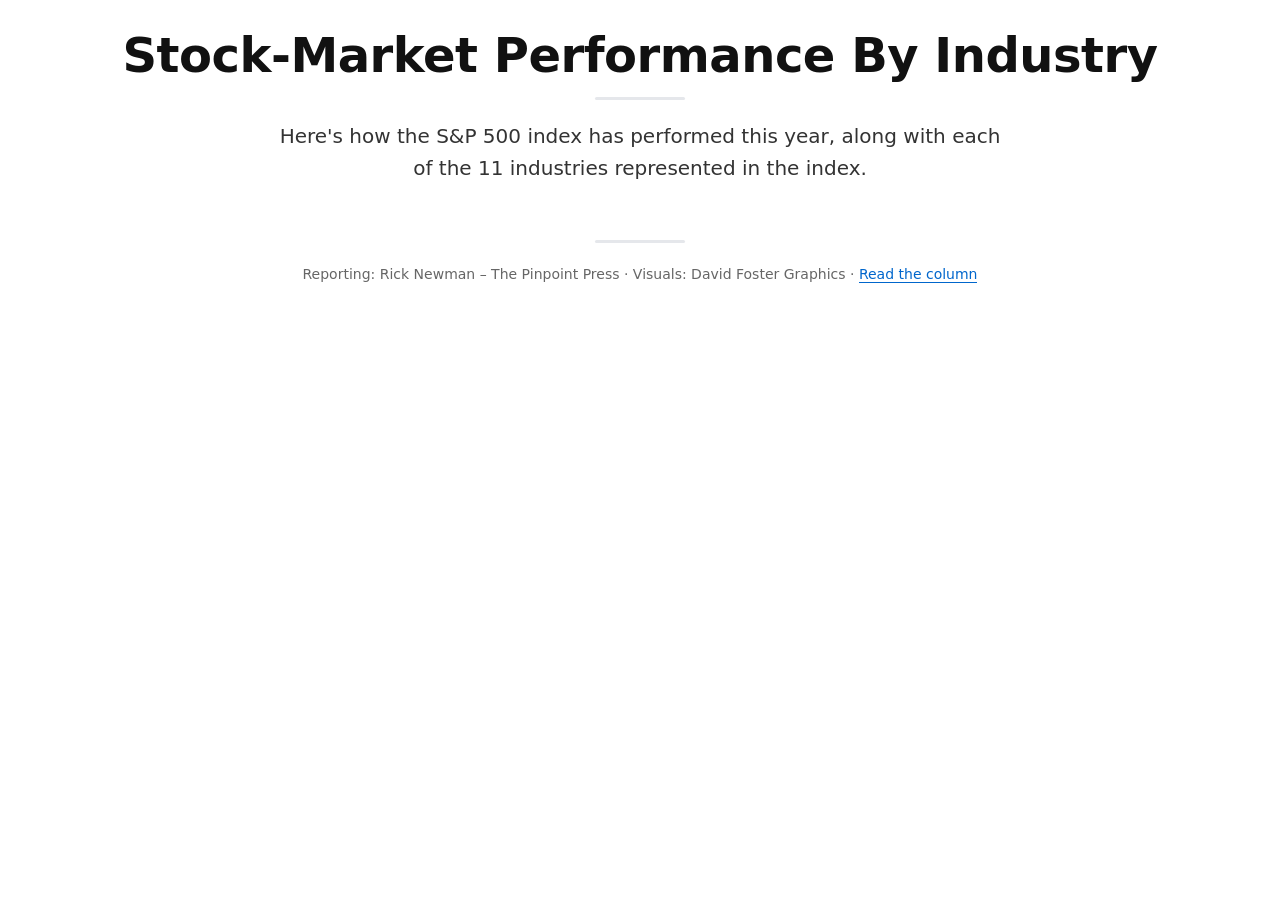
<file: stock-market-by-sector/index.html>
<!doctype html>
<meta charset="utf-8" />
<meta name="viewport" content="width=device-width,initial-scale=1" />
<title>Stock-Market Performance By Industry — David Foster Graphics</title>
<meta name="description" content="How every S&P 500 sector has performed year-to-date in 2026, charted by David Foster Graphics for The Pinpoint Press.">
<meta name="color-scheme" content="light">

<style>
  :root { --max: 1100px; }
  body { margin: 0; font: 16px/1.6 system-ui, -apple-system, Segoe UI, Roboto, Helvetica, Arial, sans-serif; color: #111; }
  .wrap { max-width: var(--max); margin: 0 auto; padding: 28px 16px 40px; text-align: center; }
  h1 {
    margin: 0 0 10px;
    font-weight: 750;
    letter-spacing: -0.01em;
    font-size: clamp(32px, 5vw, 48px);
    line-height: 1.15;
  }
  .deck {
    margin: 0 auto 20px;
    max-width: 46rem;
    color: #333;
    font-size: clamp(17px, 2.6vw, 20px);
  }
  .hr { width: 90px; height: 3px; background: #e5e7eb; border-radius: 2px; margin: 14px auto 20px; }

  .viz { margin: 0 auto; }

  /* Second chart section */
  .second-section {
    margin: 56px auto 0;
  }

  .credit { margin: 14px 0 0; color: #666; font-size: 14px; }
  .credit a { color: #06c; text-decoration: none; border-bottom: 1px solid currentColor; }
</style>

<div class="wrap">

  <!-- Line chart -->
  <h1>Stock-Market Performance By Industry</h1>
  <div class="hr"></div>
  <p class="deck">
    Here's how the S&P 500 index has performed this year, along with each of the 11 industries represented in the index.
  </p>

  <div class="viz">
    <div class="flourish-embed flourish-chart" data-src="visualisation/28806076?812552">
      <noscript><img src="https://public.flourish.studio/visualisation/28806076/thumbnail" width="100%" alt="chart visualization" /></noscript>
    </div>
  </div>

  <!-- Bar chart section -->
  <div class="second-section">
    <div class="hr"></div>

    <div class="viz">
      <div class="flourish-embed flourish-chart" data-src="visualisation/28806058?812552">
        <noscript><img src="https://public.flourish.studio/visualisation/28806058/thumbnail" width="100%" alt="chart visualization" /></noscript>
      </div>
    </div>
  </div>

  <p class="credit">
    Reporting: Rick Newman – The Pinpoint Press · Visuals: David Foster Graphics ·
    <a href="https://www.thepinpointpress.com/p/pinpoint-markets-stocks-economy-energy-crisis-2026" target="_blank" rel="noopener">Read the column</a>
  </p>

</div>

<script src="https://public.flourish.studio/resources/embed.js"></script>
</file>
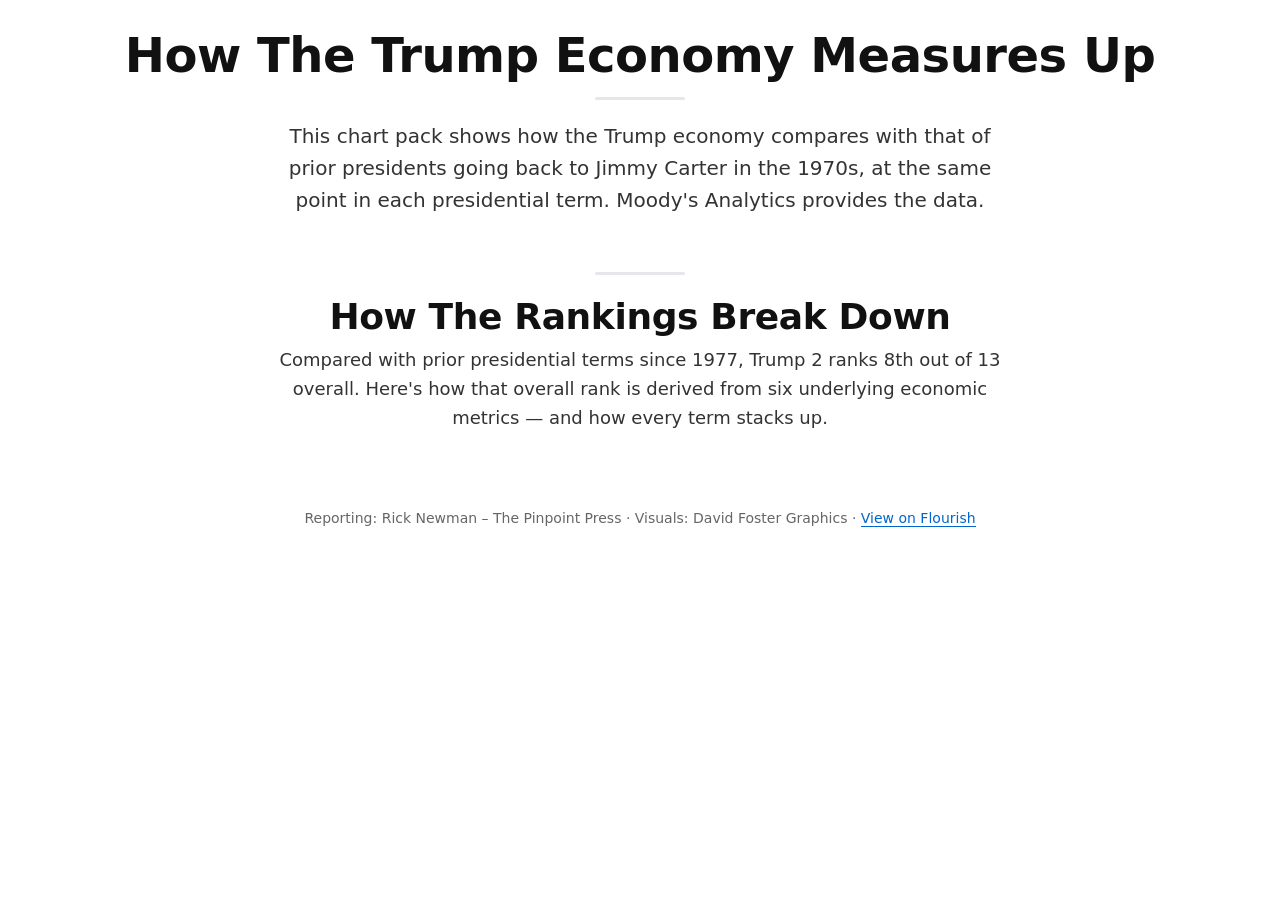
<file: trumponomics/index.html>
<!doctype html>
<meta charset="utf-8" />
<meta name="viewport" content="width=device-width,initial-scale=1" />
<title>How The Trump Economy Measures Up — David Foster Graphics</title>
<meta name="description" content="Interactive chart pack comparing Trump-era indicators to prior presidencies.">
<meta name="color-scheme" content="light">

<style>
  :root { --max: 1100px; }
  body { margin: 0; font: 16px/1.6 system-ui, -apple-system, Segoe UI, Roboto, Helvetica, Arial, sans-serif; color: #111; }
  .wrap { max-width: var(--max); margin: 0 auto; padding: 28px 16px 40px; text-align: center; }
  h1 {
    margin: 0 0 10px;
    font-weight: 750;
    letter-spacing: -0.01em;
    font-size: clamp(32px, 5vw, 48px);
    line-height: 1.15;
  }
  .deck {
    margin: 0 auto 20px;
    max-width: 46rem;
    color: #333;
    font-size: clamp(17px, 2.6vw, 20px);
  }
  .hr { width: 90px; height: 3px; background: #e5e7eb; border-radius: 2px; margin: 14px auto 20px; }

  .viz { margin: 0 auto; width: 100%; }
  .viz .flourish-embed { width: 100% !important; }
  .viz iframe { width: 100% !important; max-width: 100% !important; }

  /* Rankings section */
  .rankings-section {
    margin: 56px auto 0;
  }
  .rankings-section h2 {
    margin: 0 0 8px;
    font-weight: 750;
    letter-spacing: -0.01em;
    font-size: clamp(24px, 3.5vw, 36px);
    line-height: 1.2;
  }
  .rankings-deck {
    margin: 0 auto 20px;
    max-width: 46rem;
    color: #333;
    font-size: clamp(15px, 2.2vw, 18px);
  }
  .rankings-grid {
    display: grid;
    grid-template-columns: 1fr;
    gap: 40px;
    margin: 0 auto;
  }

  .credit { margin: 14px 0 0; color: #666; font-size: 14px; }
  .credit a { color: #06c; text-decoration: none; border-bottom: 1px solid currentColor; }
</style>

<div class="wrap">

  <!-- Main interactive -->
  <h1>How The Trump Economy Measures Up</h1>
  <div class="hr"></div>
  <p class="deck">
    This chart pack shows how the Trump economy compares with that of prior presidents going back to Jimmy Carter in the 1970s, at the same point in each presidential term. Moody's Analytics provides the data.
  </p>

  <div class="viz">
    <div class="flourish-embed flourish-chart" data-src="visualisation/27100595"></div>
  </div>

  <!-- Rankings section -->
  <div class="rankings-section">
    <div class="hr"></div>
    <h2>How The Rankings Break Down</h2>
    <p class="rankings-deck">
      Compared with prior presidential terms since 1977, Trump 2 ranks 8th out of 13 overall. Here's how that overall rank is derived from six underlying economic metrics — and how every term stacks up.
    </p>

    <div class="rankings-grid">
      <div class="viz">
        <div class="flourish-embed flourish-table" data-src="visualisation/26461407">
          <noscript><img src="https://public.flourish.studio/visualisation/26461407/thumbnail" width="100%" alt="table visualization" /></noscript>
        </div>
      </div>
      <div class="viz">
        <div class="flourish-embed flourish-scatter" data-src="visualisation/26433880">
          <noscript><img src="https://public.flourish.studio/visualisation/26433880/thumbnail" width="100%" alt="scatter visualization" /></noscript>
        </div>
      </div>
    </div>
  </div>

  <p class="credit">
    Reporting: Rick Newman – The Pinpoint Press · Visuals: David Foster Graphics ·
    <a href="https://public.flourish.studio/visualisation/27100595/" target="_blank" rel="noopener">View on Flourish</a>
  </p>

</div>

<script src="https://public.flourish.studio/resources/embed.js"></script>
</file>
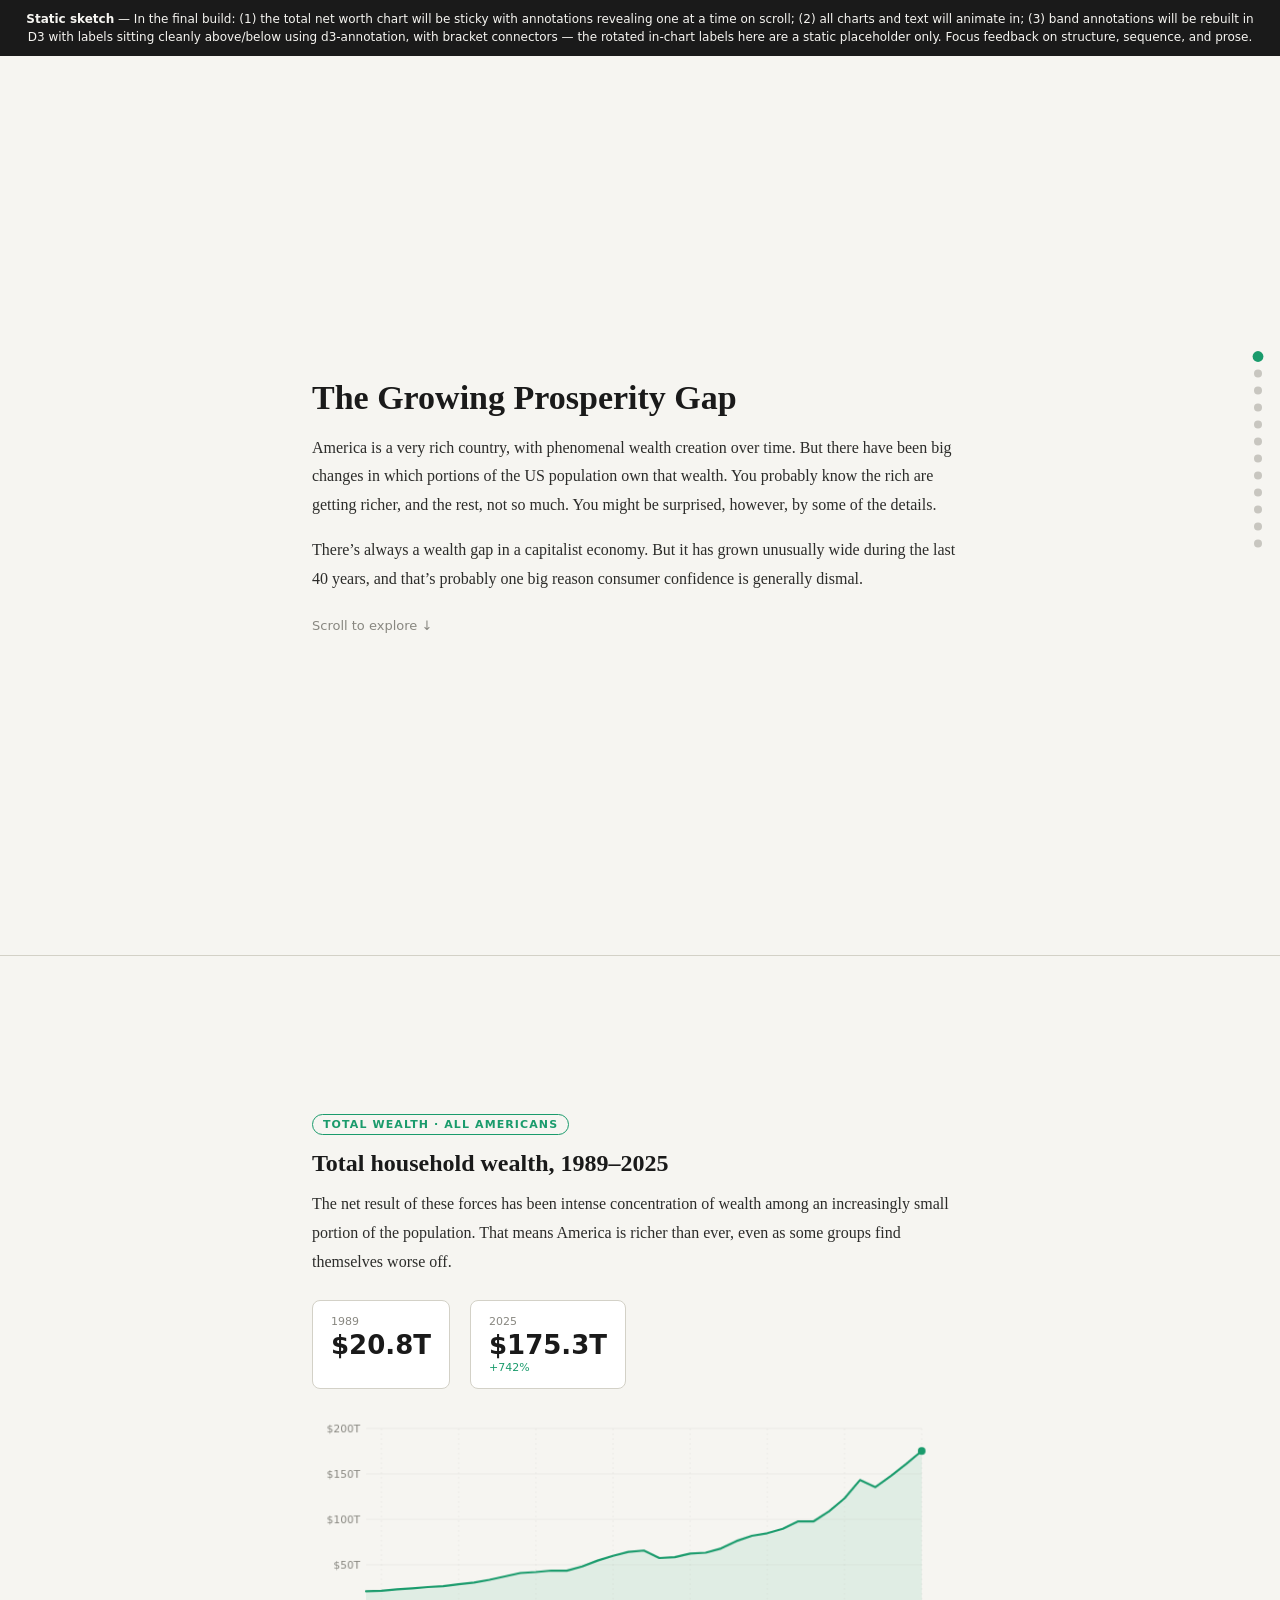
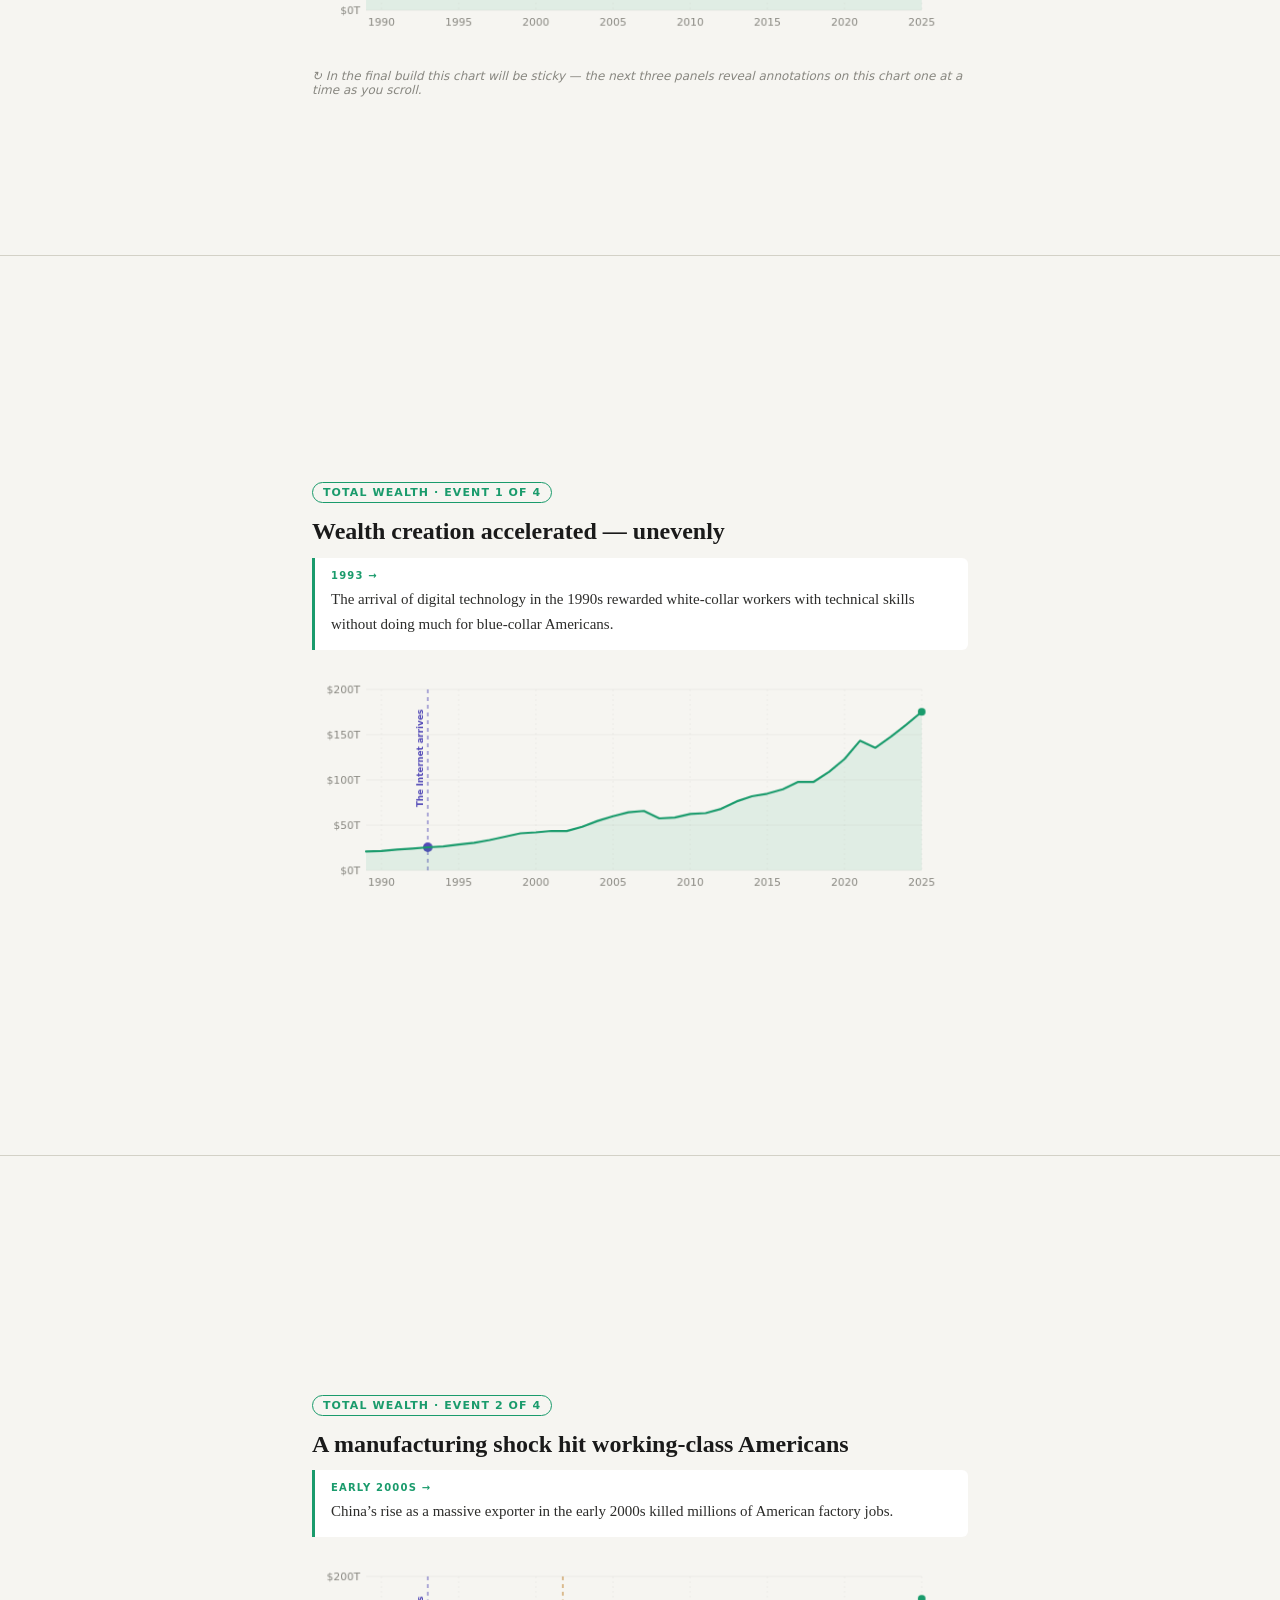
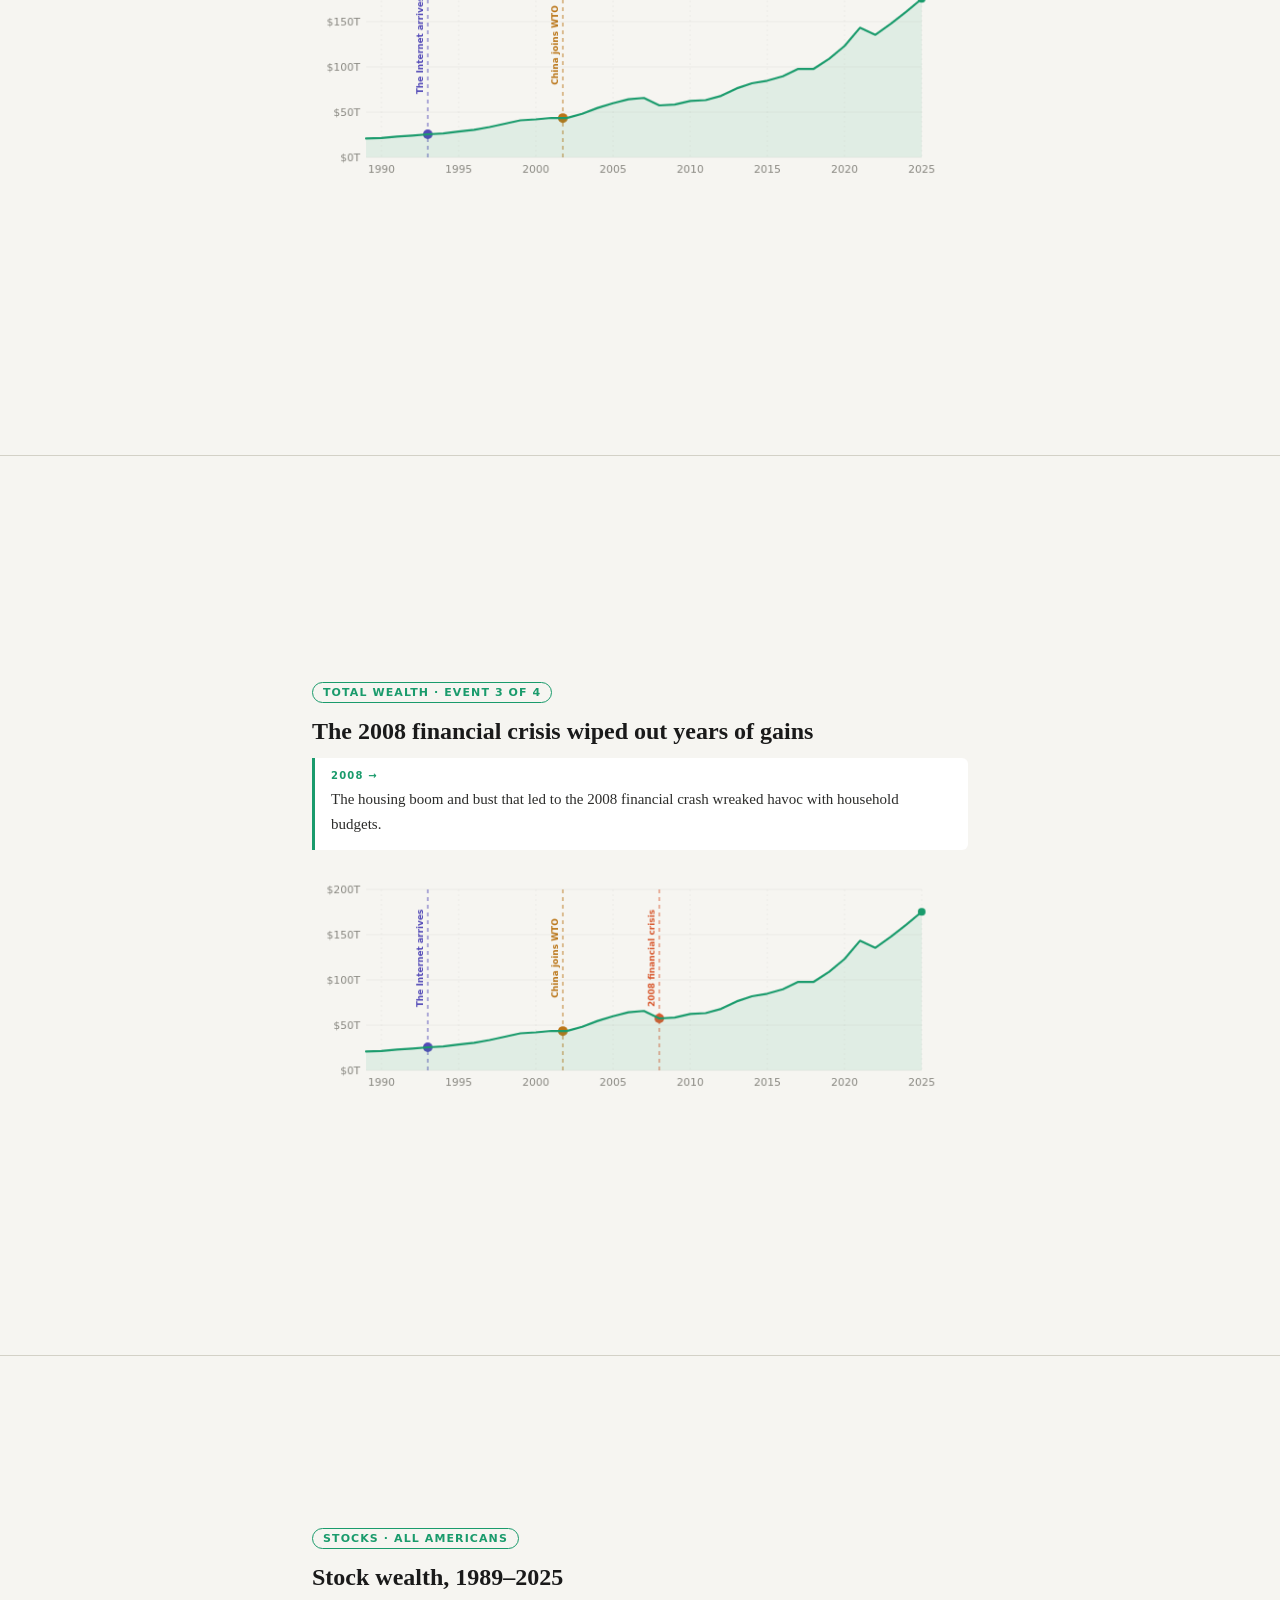
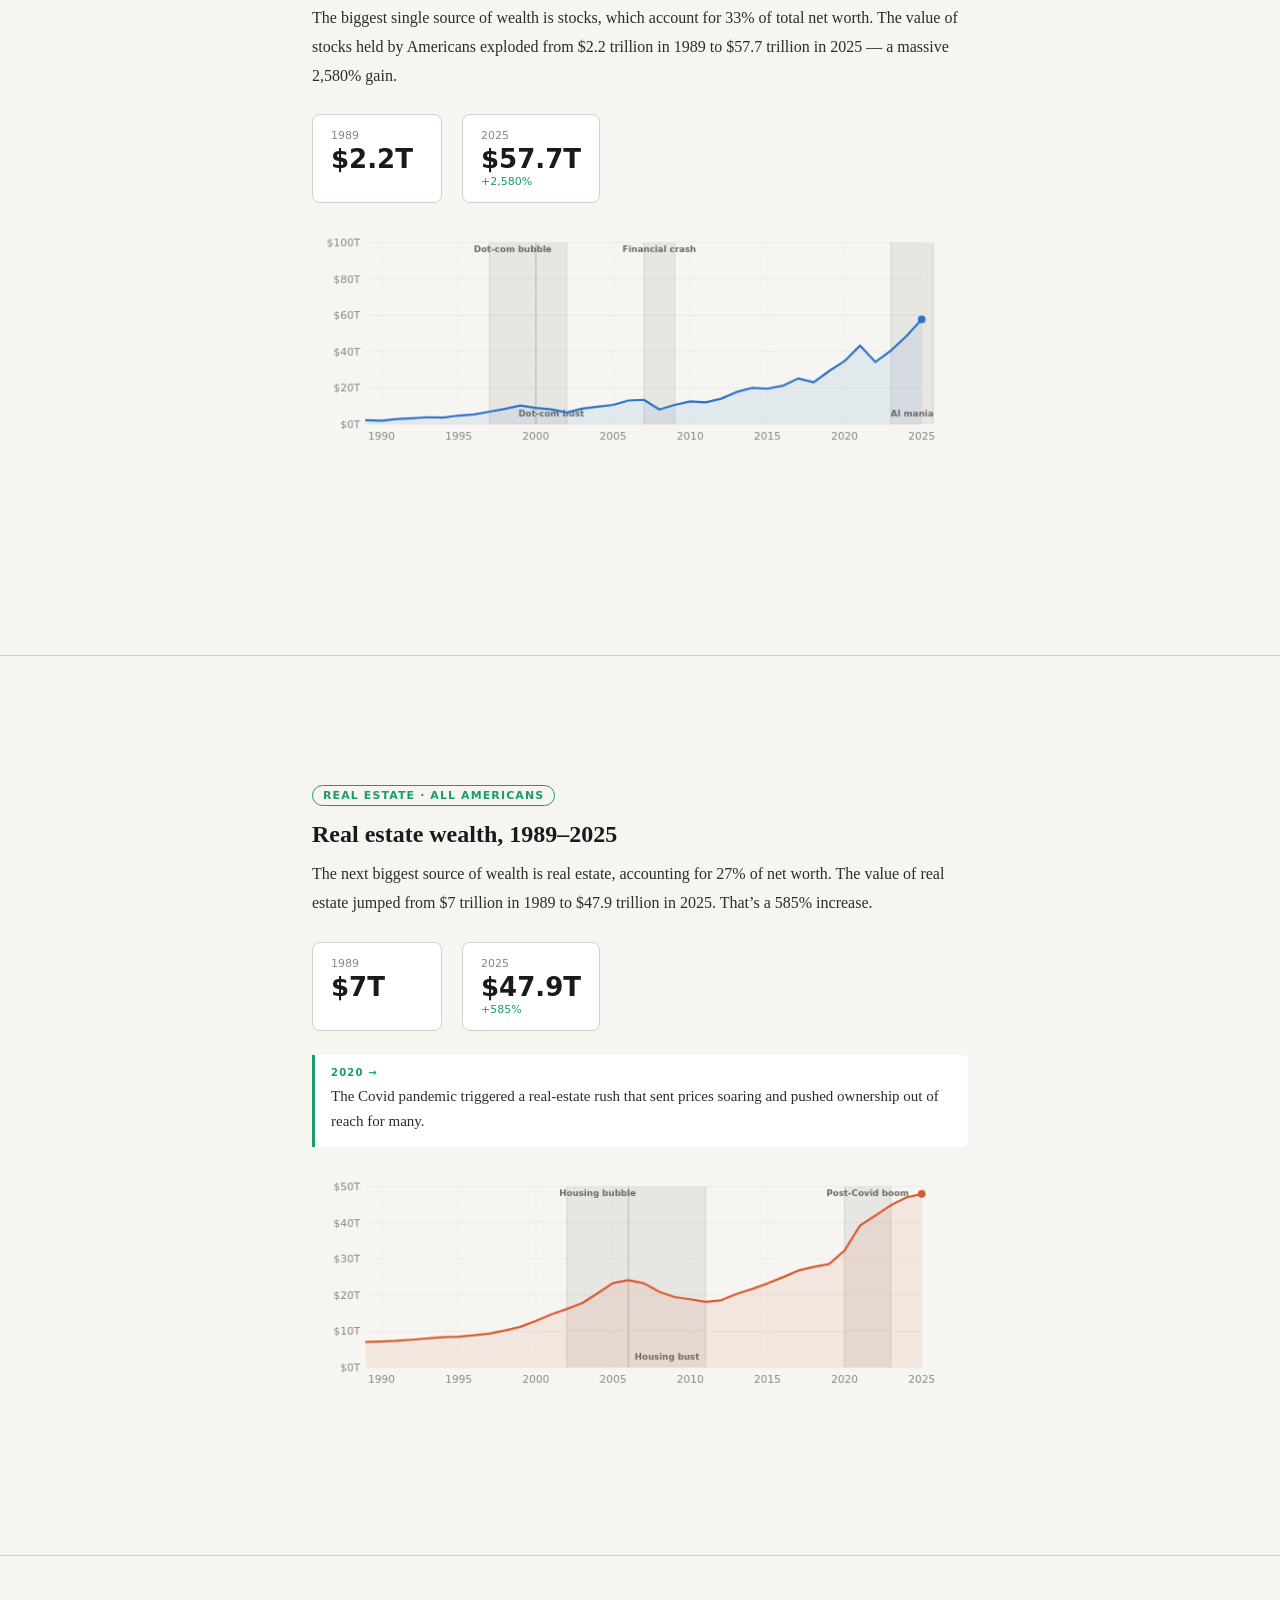
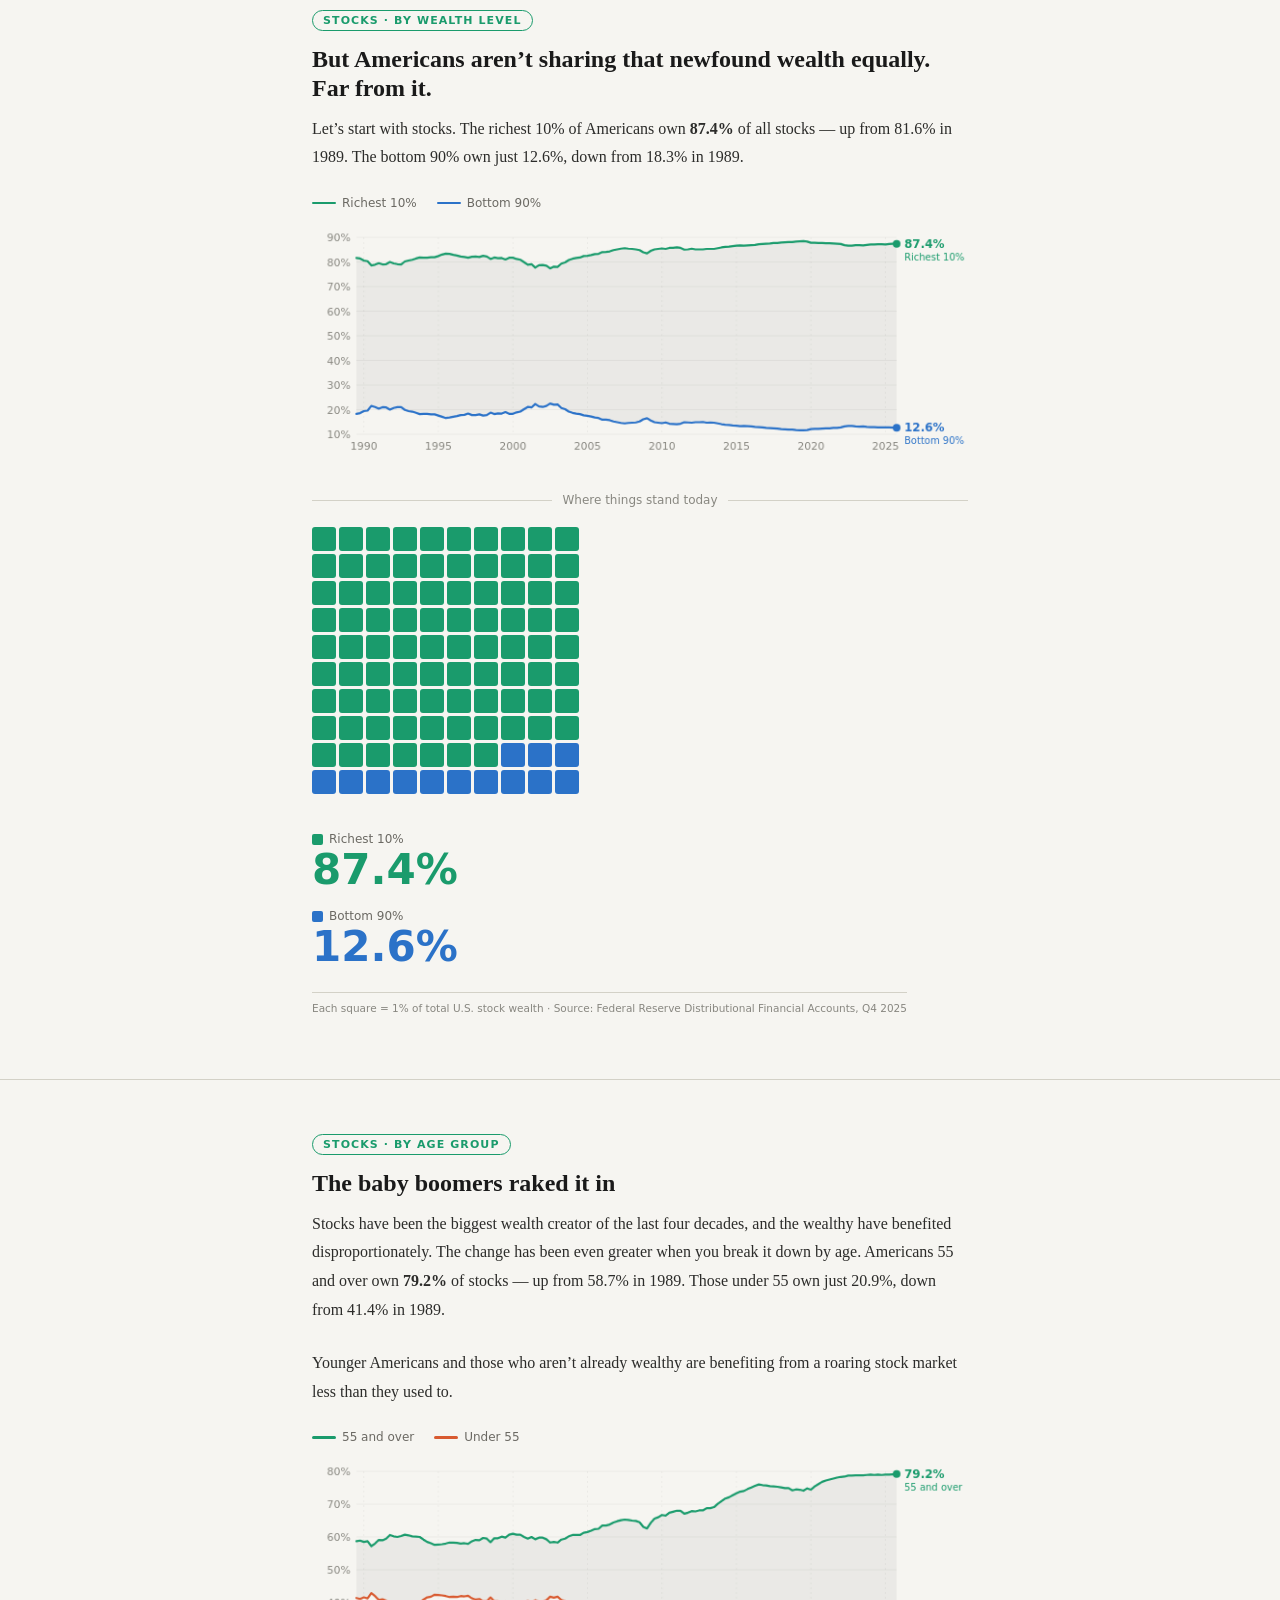
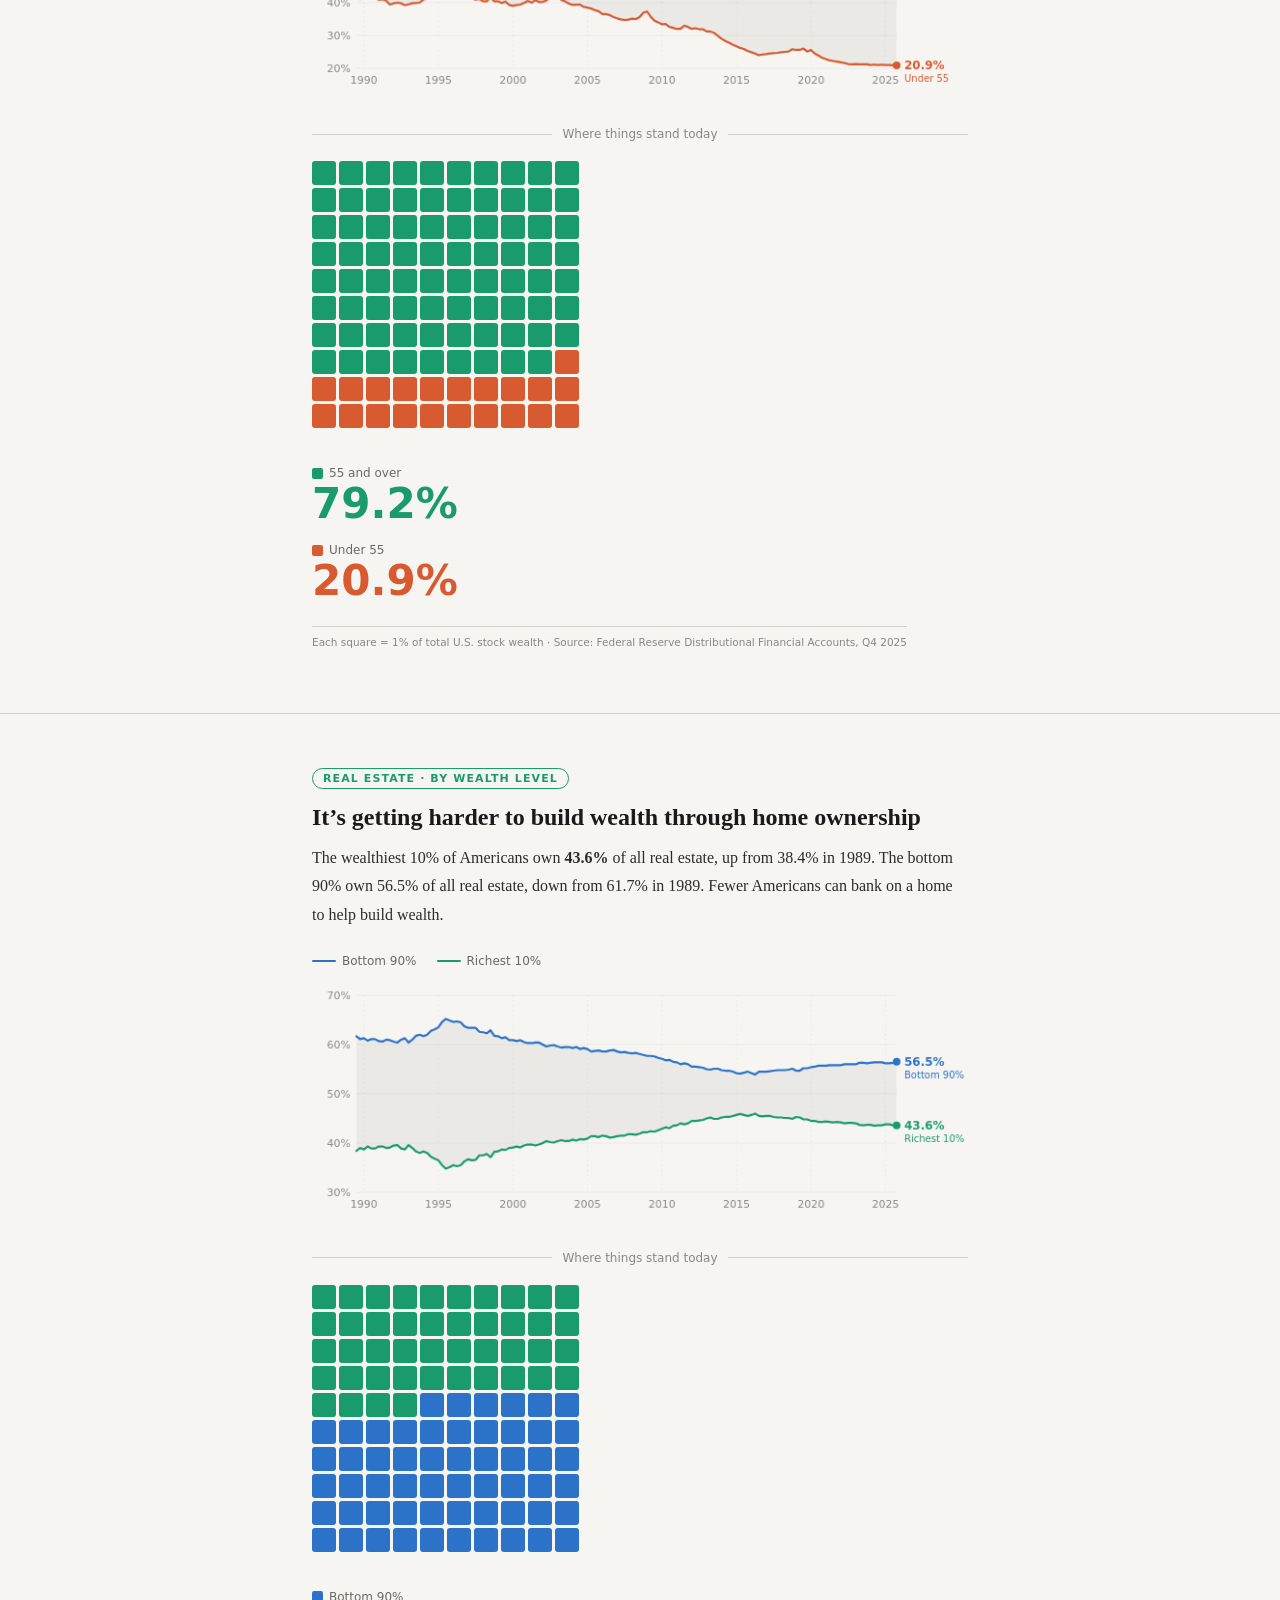
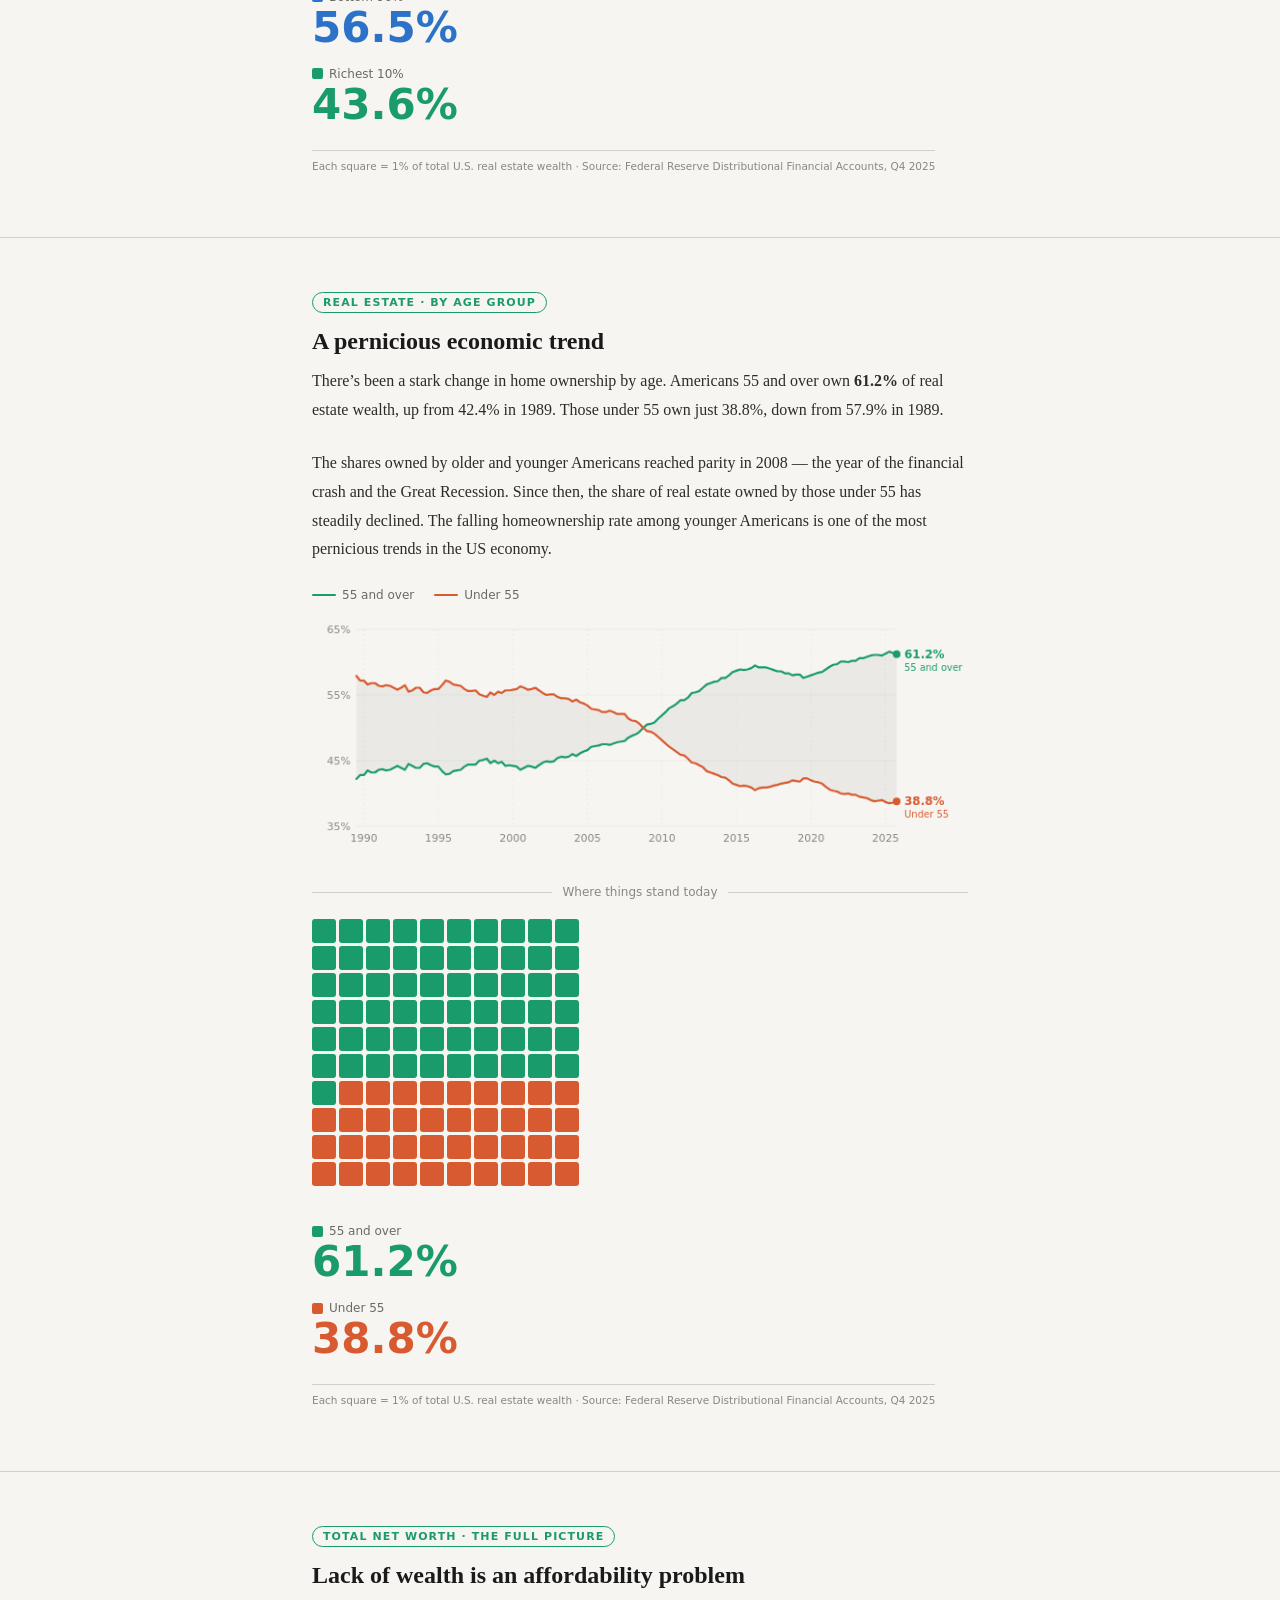
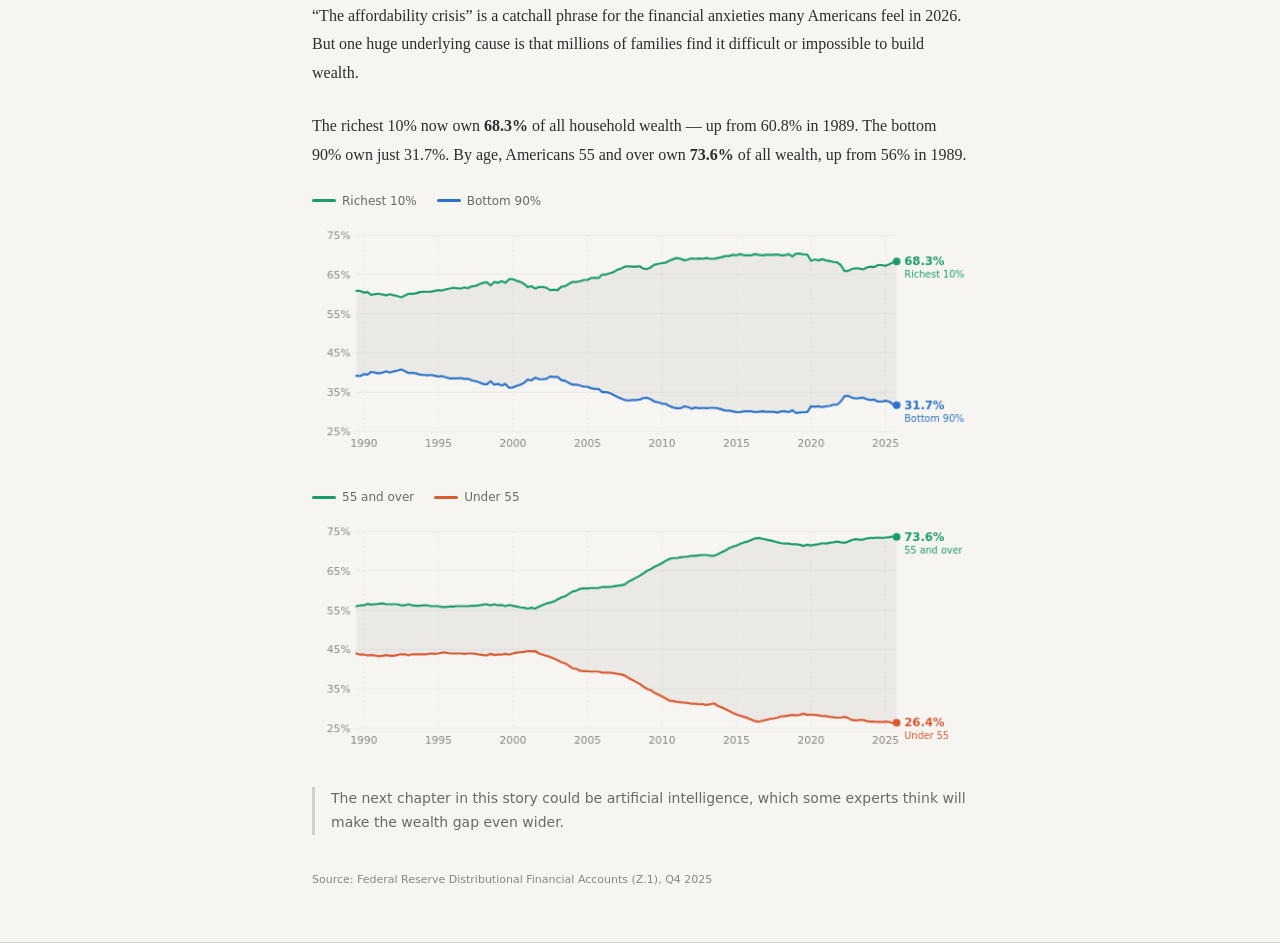
<file: prosperity-gap/WealthScrolly.html>
<!DOCTYPE html>
<html lang="en">
<head>
<meta charset="UTF-8">
<meta name="viewport" content="width=device-width, initial-scale=1.0">
<title>The Growing Prosperity Gap — Scrolly Sketch</title>
<style>
*,*::before,*::after{box-sizing:border-box;margin:0;padding:0}
html{scroll-behavior:smooth}
body{background:#f6f5f1;font-family:Georgia,'Times New Roman',serif;color:#1a1a1a}
#progress-bar{position:fixed;top:0;left:0;height:3px;background:#1A9B6C;z-index:100;transition:width .15s}
#nav-dots{position:fixed;right:18px;top:50%;transform:translateY(-50%);display:flex;flex-direction:column;gap:9px;z-index:100}
.nav-dot{width:8px;height:8px;border-radius:50%;background:#c8c6c0;cursor:pointer;transition:all .2s;border:none;padding:0}
.nav-dot.active{background:#1A9B6C;transform:scale(1.35)}

.sketch-banner{background:#1a1a1a;color:#f6f5f1;font-family:system-ui,sans-serif;font-size:12px;padding:10px 20px;text-align:center;position:sticky;top:0;z-index:200;line-height:1.5}

.chapter{min-height:100vh;display:flex;flex-direction:column;justify-content:center;padding:6vh 0;border-bottom:1px solid #d3d1c7}
.chapter:last-child{border-bottom:none}
.inner{max-width:720px;margin:0 auto;padding:0 2rem}

h1{font-size:34px;font-weight:700;line-height:1.15;margin:0 0 16px}
h2{font-size:24px;font-weight:700;line-height:1.2;margin:0 0 12px}
.chapter-tag{display:inline-block;font-size:11px;font-family:system-ui,sans-serif;font-weight:600;letter-spacing:.1em;text-transform:uppercase;color:#1A9B6C;border:1px solid #1A9B6C;border-radius:20px;padding:3px 10px;margin-bottom:14px}
.prose{font-size:16px;line-height:1.8;color:#2c2c2a;margin:0 0 24px}
.prose strong{font-weight:700}
.intro-hero{font-size:16px;line-height:1.8;color:#2c2c2a;margin:0 0 16px}
.scroll-hint{font-size:13px;font-family:system-ui,sans-serif;color:#888780;margin-top:1.5rem}

/* annotation panel style */
.annotation-panel{border-left:3px solid #1A9B6C;padding:12px 16px;margin:0 0 24px;background:#fff;border-radius:0 6px 6px 0}
.annotation-panel .ann-label{font-size:10px;font-family:system-ui,sans-serif;font-weight:700;letter-spacing:.12em;text-transform:uppercase;color:#1A9B6C;margin-bottom:6px}
.annotation-panel .ann-text{font-size:15px;line-height:1.7;color:#2c2c2a}
.annotation-note{font-size:12px;font-family:system-ui,sans-serif;color:#888780;font-style:italic;margin-top:8px}

.stat-row{display:flex;gap:20px;margin:0 0 24px;flex-wrap:wrap}
.stat-box{background:#fff;border:0.5px solid #d3d1c7;border-radius:8px;padding:14px 18px;min-width:130px}
.stat-box .lbl{font-size:11px;font-family:system-ui,sans-serif;color:#888780;margin-bottom:4px}
.stat-box .val{font-size:26px;font-weight:700;font-family:system-ui,sans-serif;color:#1a1a1a;line-height:1}
.stat-box .sub{font-size:11px;font-family:system-ui,sans-serif;color:#1A9B6C;margin-top:3px}

.chart-legend{display:flex;gap:20px;margin-bottom:8px;flex-wrap:wrap}
.chart-legend span{display:flex;align-items:center;gap:6px;font-size:12px;font-family:system-ui,sans-serif;color:#6b6963}
.chart-legend b{width:24px;height:2.5px;border-radius:2px;display:inline-block}
.chart-wrap{width:100%;margin:0 0 24px}
.chart-wrap canvas{width:100%;height:auto;display:block}

.divider-label{font-size:12px;font-family:system-ui,sans-serif;color:#888780;margin:4px 0 20px;display:flex;align-items:center;gap:10px}
.divider-label::before,.divider-label::after{content:'';flex:1;height:1px;background:#d3d1c7}

.waffle-wrap{display:flex;align-items:flex-start;gap:36px;flex-wrap:wrap;margin:0 0 8px}
.waffle-grid{display:grid;grid-template-columns:repeat(10,24px);grid-template-rows:repeat(10,24px);gap:3px;flex-shrink:0}
.waffle-cell{width:24px;height:24px;border-radius:3px}
.waffle-stats{display:flex;flex-direction:column;gap:18px;padding-top:2px}
.waffle-stat .lbl{display:flex;align-items:center;gap:6px;font-size:12px;font-family:system-ui,sans-serif;color:#6b6963;margin-bottom:3px}
.waffle-stat .sw{width:11px;height:11px;border-radius:2px;display:inline-block}
.waffle-stat .pct{font-size:42px;font-weight:700;line-height:1;font-family:system-ui,sans-serif}
.waffle-note{font-size:10.5px;font-family:system-ui,sans-serif;color:#888780;margin-top:6px;border-top:1px solid #d3d1c7;padding-top:8px;line-height:1.5}

.outro-note{font-size:14px;font-family:system-ui,sans-serif;color:#6b6963;line-height:1.7;border-left:3px solid #d3d1c7;padding-left:16px;margin:20px 0}
.footnote{font-size:11px;font-family:system-ui,sans-serif;color:#888780;margin-top:36px;line-height:1.6}
</style>
</head>
<body>

<div class="sketch-banner"><strong>Static sketch</strong> &mdash; In the final build: (1) the total net worth chart will be sticky with annotations revealing one at a time on scroll; (2) all charts and text will animate in; (3) band annotations will be rebuilt in D3 with labels sitting cleanly above/below using d3-annotation, with bracket connectors &mdash; the rotated in-chart labels here are a static placeholder only. Focus feedback on structure, sequence, and prose.</div>
<div id="progress-bar" style="width:0%"></div>
<div id="nav-dots"></div>

<!-- INTRO -->
<section class="chapter" id="ch0">
<div class="inner">
  <h1>The Growing Prosperity Gap</h1>
  <p class="intro-hero">America is a very rich country, with phenomenal wealth creation over time. But there have been big changes in which portions of the US population own that wealth. You probably know the rich are getting richer, and the rest, not so much. You might be surprised, however, by some of the details.</p>
  <p class="intro-hero">There&rsquo;s always a wealth gap in a capitalist economy. But it has grown unusually wide during the last 40 years, and that&rsquo;s probably one big reason consumer confidence is generally dismal.</p>
  <p class="scroll-hint">Scroll to explore &darr;</p>
</div>
</section>

<!-- PANEL 1: Total net worth — base chart -->
<section class="chapter" id="ch1">
<div class="inner">
  <span class="chapter-tag">Total wealth &middot; All Americans</span>
  <h2>Total household wealth, 1989&ndash;2025</h2>
  <p class="prose">The net result of these forces has been intense concentration of wealth among an increasingly small portion of the population. That means America is richer than ever, even as some groups find themselves worse off.</p>
  <div class="stat-row">
    <div class="stat-box"><div class="lbl">1989</div><div class="val">$20.8T</div></div>
    <div class="stat-box"><div class="lbl">2025</div><div class="val">$175.3T</div><div class="sub">+742%</div></div>
  </div>
  <div class="chart-wrap"><canvas id="line-total-nw-1" role="img" aria-label="Total US household net worth 1989-2025"></canvas></div>
  <p class="annotation-note">&#8635; In the final build this chart will be sticky &mdash; the next three panels reveal annotations on this chart one at a time as you scroll.</p>
</div>
</section>

<!-- PANEL 2: Annotation — Digital tech / 1990s -->
<section class="chapter" id="ch2">
<div class="inner">
  <span class="chapter-tag">Total wealth &middot; Event 1 of 4</span>
  <h2>Wealth creation accelerated &mdash; unevenly</h2>
  <div class="annotation-panel">
    <div class="ann-label">1993 &rarr;</div>
    <div class="ann-text">The arrival of digital technology in the 1990s rewarded white-collar workers with technical skills without doing much for blue-collar Americans.</div>
  </div>
  <div class="chart-wrap"><canvas id="line-total-nw-2" role="img" aria-label="Total net worth chart with 1990s tech annotation"></canvas></div>
</div>
</section>

<!-- PANEL 3: Annotation — China WTO / early 2000s -->
<section class="chapter" id="ch3">
<div class="inner">
  <span class="chapter-tag">Total wealth &middot; Event 2 of 4</span>
  <h2>A manufacturing shock hit working-class Americans</h2>
  <div class="annotation-panel">
    <div class="ann-label">Early 2000s &rarr;</div>
    <div class="ann-text">China&rsquo;s rise as a massive exporter in the early 2000s killed millions of American factory jobs.</div>
  </div>
  <div class="chart-wrap"><canvas id="line-total-nw-3" role="img" aria-label="Total net worth chart with China WTO annotation"></canvas></div>
</div>
</section>

<!-- PANEL 4: Annotation — 2008 financial crisis -->
<section class="chapter" id="ch4">
<div class="inner">
  <span class="chapter-tag">Total wealth &middot; Event 3 of 4</span>
  <h2>The 2008 financial crisis wiped out years of gains</h2>
  <div class="annotation-panel">
    <div class="ann-label">2008 &rarr;</div>
    <div class="ann-text">The housing boom and bust that led to the 2008 financial crash wreaked havoc with household budgets.</div>
  </div>
  <div class="chart-wrap"><canvas id="line-total-nw-4" role="img" aria-label="Total net worth chart with 2008 crash annotation"></canvas></div>
</div>
</section>

<!-- PANEL 5: Stocks level -->
<section class="chapter" id="ch5">
<div class="inner">
  <span class="chapter-tag">Stocks &middot; All Americans</span>
  <h2>Stock wealth, 1989&ndash;2025</h2>
  <p class="prose">The biggest single source of wealth is stocks, which account for 33% of total net worth. The value of stocks held by Americans exploded from $2.2 trillion in 1989 to $57.7 trillion in 2025 &mdash; a massive 2,580% gain.</p>
  <div class="stat-row">
    <div class="stat-box"><div class="lbl">1989</div><div class="val">$2.2T</div></div>
    <div class="stat-box"><div class="lbl">2025</div><div class="val">$57.7T</div><div class="sub">+2,580%</div></div>
  </div>
  <div class="chart-wrap"><canvas id="line-stocks-l" role="img" aria-label="Total US stock wealth 1989-2025"></canvas></div>
</div>
</section>

<!-- PANEL 6: Real estate level + COVID annotation -->
<section class="chapter" id="ch6">
<div class="inner">
  <span class="chapter-tag">Real estate &middot; All Americans</span>
  <h2>Real estate wealth, 1989&ndash;2025</h2>
  <p class="prose">The next biggest source of wealth is real estate, accounting for 27% of net worth. The value of real estate jumped from $7 trillion in 1989 to $47.9 trillion in 2025. That&rsquo;s a 585% increase.</p>
  <div class="stat-row">
    <div class="stat-box"><div class="lbl">1989</div><div class="val">$7T</div></div>
    <div class="stat-box"><div class="lbl">2025</div><div class="val">$47.9T</div><div class="sub">+585%</div></div>
  </div>
  <div class="annotation-panel">
    <div class="ann-label">2020 &rarr;</div>
    <div class="ann-text">The Covid pandemic triggered a real-estate rush that sent prices soaring and pushed ownership out of reach for many.</div>
  </div>
  <div class="chart-wrap"><canvas id="line-re-l" role="img" aria-label="Total US real estate wealth 1989-2025 with COVID annotation"></canvas></div>
</div>
</section>

<!-- PANEL 7: Stocks by wealth -->
<section class="chapter" id="ch7">
<div class="inner">
  <span class="chapter-tag">Stocks &middot; By wealth level</span>
  <h2>But Americans aren&rsquo;t sharing that newfound wealth equally. Far from it.</h2>
  <p class="prose">Let&rsquo;s start with stocks. The richest 10% of Americans own <strong>87.4%</strong> of all stocks &mdash; up from 81.6% in 1989. The bottom 90% own just 12.6%, down from 18.3% in 1989.</p>
  <div class="chart-legend"><span><b style="background:#1A9B6C"></b>Richest 10%</span><span><b style="background:#2B72C8"></b>Bottom 90%</span></div>
  <div class="chart-wrap"><canvas id="line-byWealth_Stocks" role="img" aria-label="Stock ownership share by wealth level 1989-2025"></canvas></div>
  <div class="divider-label">Where things stand today</div>
  <div class="waffle-wrap">
    <div class="waffle-grid" id="wf-byWealth_Stocks"></div>
    <div class="waffle-stats">
      <div class="waffle-stat"><div class="lbl"><span class="sw" style="background:#1A9B6C"></span>Richest 10%</div><div class="pct" style="color:#1A9B6C">87.4%</div></div>
      <div class="waffle-stat"><div class="lbl"><span class="sw" style="background:#2B72C8"></span>Bottom 90%</div><div class="pct" style="color:#2B72C8">12.6%</div></div>
      <div class="waffle-note">Each square = 1% of total U.S. stock wealth &middot; Source: Federal Reserve Distributional Financial Accounts, Q4 2025</div>
    </div>
  </div>
</div>
</section>

<!-- PANEL 8: Stocks by age -->
<section class="chapter" id="ch8">
<div class="inner">
  <span class="chapter-tag">Stocks &middot; By age group</span>
  <h2>The baby boomers raked it in</h2>
  <p class="prose">Stocks have been the biggest wealth creator of the last four decades, and the wealthy have benefited disproportionately. The change has been even greater when you break it down by age. Americans 55 and over own <strong>79.2%</strong> of stocks &mdash; up from 58.7% in 1989. Those under 55 own just 20.9%, down from 41.4% in 1989.</p>
  <p class="prose">Younger Americans and those who aren&rsquo;t already wealthy are benefiting from a roaring stock market less than they used to.</p>
  <div class="chart-legend"><span><b style="background:#1A9B6C"></b>55 and over</span><span><b style="background:#D85A30"></b>Under 55</span></div>
  <div class="chart-wrap"><canvas id="line-byAge_Stocks" role="img" aria-label="Stock ownership share by age group 1989-2025"></canvas></div>
  <div class="divider-label">Where things stand today</div>
  <div class="waffle-wrap">
    <div class="waffle-grid" id="wf-byAge_Stocks"></div>
    <div class="waffle-stats">
      <div class="waffle-stat"><div class="lbl"><span class="sw" style="background:#1A9B6C"></span>55 and over</div><div class="pct" style="color:#1A9B6C">79.2%</div></div>
      <div class="waffle-stat"><div class="lbl"><span class="sw" style="background:#D85A30"></span>Under 55</div><div class="pct" style="color:#D85A30">20.9%</div></div>
      <div class="waffle-note">Each square = 1% of total U.S. stock wealth &middot; Source: Federal Reserve Distributional Financial Accounts, Q4 2025</div>
    </div>
  </div>
</div>
</section>

<!-- PANEL 9: Real estate by wealth -->
<section class="chapter" id="ch9">
<div class="inner">
  <span class="chapter-tag">Real estate &middot; By wealth level</span>
  <h2>It&rsquo;s getting harder to build wealth through home ownership</h2>
  <p class="prose">The wealthiest 10% of Americans own <strong>43.6%</strong> of all real estate, up from 38.4% in 1989. The bottom 90% own 56.5% of all real estate, down from 61.7% in 1989. Fewer Americans can bank on a home to help build wealth.</p>
  <div class="chart-legend"><span><b style="background:#2B72C8"></b>Bottom 90%</span><span><b style="background:#1A9B6C"></b>Richest 10%</span></div>
  <div class="chart-wrap"><canvas id="line-byWealth_RealEstate" role="img" aria-label="Real estate ownership share by wealth level 1989-2025"></canvas></div>
  <div class="divider-label">Where things stand today</div>
  <div class="waffle-wrap">
    <div class="waffle-grid" id="wf-byWealth_RealEstate"></div>
    <div class="waffle-stats">
      <div class="waffle-stat"><div class="lbl"><span class="sw" style="background:#2B72C8"></span>Bottom 90%</div><div class="pct" style="color:#2B72C8">56.5%</div></div>
      <div class="waffle-stat"><div class="lbl"><span class="sw" style="background:#1A9B6C"></span>Richest 10%</div><div class="pct" style="color:#1A9B6C">43.6%</div></div>
      <div class="waffle-note">Each square = 1% of total U.S. real estate wealth &middot; Source: Federal Reserve Distributional Financial Accounts, Q4 2025</div>
    </div>
  </div>
</div>
</section>

<!-- PANEL 10: Real estate by age -->
<section class="chapter" id="ch10">
<div class="inner">
  <span class="chapter-tag">Real estate &middot; By age group</span>
  <h2>A pernicious economic trend</h2>
  <p class="prose">There&rsquo;s been a stark change in home ownership by age. Americans 55 and over own <strong>61.2%</strong> of real estate wealth, up from 42.4% in 1989. Those under 55 own just 38.8%, down from 57.9% in 1989.</p>
  <p class="prose">The shares owned by older and younger Americans reached parity in 2008 &mdash; the year of the financial crash and the Great Recession. Since then, the share of real estate owned by those under 55 has steadily declined. The falling homeownership rate among younger Americans is one of the most pernicious trends in the US economy.</p>
  <div class="chart-legend"><span><b style="background:#1A9B6C"></b>55 and over</span><span><b style="background:#D85A30"></b>Under 55</span></div>
  <div class="chart-wrap"><canvas id="line-byAge_RealEstate" role="img" aria-label="Real estate ownership share by age group 1989-2025 showing crossover at 2008"></canvas></div>
  <div class="divider-label">Where things stand today</div>
  <div class="waffle-wrap">
    <div class="waffle-grid" id="wf-byAge_RealEstate"></div>
    <div class="waffle-stats">
      <div class="waffle-stat"><div class="lbl"><span class="sw" style="background:#1A9B6C"></span>55 and over</div><div class="pct" style="color:#1A9B6C">61.2%</div></div>
      <div class="waffle-stat"><div class="lbl"><span class="sw" style="background:#D85A30"></span>Under 55</div><div class="pct" style="color:#D85A30">38.8%</div></div>
      <div class="waffle-note">Each square = 1% of total U.S. real estate wealth &middot; Source: Federal Reserve Distributional Financial Accounts, Q4 2025</div>
    </div>
  </div>
</div>
</section>

<!-- PANEL 11: Outro -->
<section class="chapter" id="ch11">
<div class="inner">
  <span class="chapter-tag">Total net worth &middot; The full picture</span>
  <h2>Lack of wealth is an affordability problem</h2>
  <p class="prose">&ldquo;The affordability crisis&rdquo; is a catchall phrase for the financial anxieties many Americans feel in 2026. But one huge underlying cause is that millions of families find it difficult or impossible to build wealth.</p>
  <p class="prose">The richest 10% now own <strong>68.3%</strong> of all household wealth &mdash; up from 60.8% in 1989. The bottom 90% own just 31.7%. By age, Americans 55 and over own <strong>73.6%</strong> of all wealth, up from 56% in 1989.</p>
  <div class="chart-legend"><span><b style="background:#1A9B6C"></b>Richest 10%</span><span><b style="background:#2B72C8"></b>Bottom 90%</span></div>
  <div class="chart-wrap"><canvas id="line-byWealth_TotalNetWorth" role="img" aria-label="Total net worth share by wealth level 1989-2025"></canvas></div>
  <div class="chart-legend" style="margin-top:8px"><span><b style="background:#1A9B6C"></b>55 and over</span><span><b style="background:#D85A30"></b>Under 55</span></div>
  <div class="chart-wrap"><canvas id="line-byAge_NetWorth" role="img" aria-label="Total net worth share by age group 1989-2025"></canvas></div>
  <p class="outro-note">The next chapter in this story could be artificial intelligence, which some experts think will make the wealth gap even wider.</p>
  <p class="footnote">Source: Federal Reserve Distributional Financial Accounts (Z.1), Q4 2025</p>
</div>
</section>

<script>
const YEARS_Q=[1989.5,1989.75,1990.0,1990.25,1990.5,1990.75,1991.0,1991.25,1991.5,1991.75,1992.0,1992.25,1992.5,1992.75,1993.0,1993.25,1993.5,1993.75,1994.0,1994.25,1994.5,1994.75,1995.0,1995.25,1995.5,1995.75,1996.0,1996.25,1996.5,1996.75,1997.0,1997.25,1997.5,1997.75,1998.0,1998.25,1998.5,1998.75,1999.0,1999.25,1999.5,1999.75,2000.0,2000.25,2000.5,2000.75,2001.0,2001.25,2001.5,2001.75,2002.0,2002.25,2002.5,2002.75,2003.0,2003.25,2003.5,2003.75,2004.0,2004.25,2004.5,2004.75,2005.0,2005.25,2005.5,2005.75,2006.0,2006.25,2006.5,2006.75,2007.0,2007.25,2007.5,2007.75,2008.0,2008.25,2008.5,2008.75,2009.0,2009.25,2009.5,2009.75,2010.0,2010.25,2010.5,2010.75,2011.0,2011.25,2011.5,2011.75,2012.0,2012.25,2012.5,2012.75,2013.0,2013.25,2013.5,2013.75,2014.0,2014.25,2014.5,2014.75,2015.0,2015.25,2015.5,2015.75,2016.0,2016.25,2016.5,2016.75,2017.0,2017.25,2017.5,2017.75,2018.0,2018.25,2018.5,2018.75,2019.0,2019.25,2019.5,2019.75,2020.0,2020.25,2020.5,2020.75,2021.0,2021.25,2021.5,2021.75,2022.0,2022.25,2022.5,2022.75,2023.0,2023.25,2023.5,2023.75,2024.0,2024.25,2024.5,2024.75,2025.0,2025.25,2025.5,2025.75];
const YEARS_A=[1989,1990,1991,1992,1993,1994,1995,1996,1997,1998,1999,2000,2001,2002,2003,2004,2005,2006,2007,2008,2009,2010,2011,2012,2013,2014,2015,2016,2017,2018,2019,2020,2021,2022,2023,2024,2025];
const LEVELS = {};
LEVELS["total_nw"] = [20.82,21.47,22.95,24.07,25.52,26.4,28.57,30.48,33.52,37.21,40.97,42.05,43.63,43.45,48.16,54.63,59.85,64.18,65.68,57.47,58.33,62.37,63.32,67.97,76.18,81.95,84.77,89.61,97.89,97.84,108.96,123.12,143.24,135.49,147.79,161.09,175.25];
LEVELS["stocks"] = [2.15,1.97,2.86,3.31,3.86,3.64,4.77,5.4,6.91,8.41,10.3,8.99,8.16,6.43,8.56,9.67,10.64,13.04,13.43,8.11,10.66,12.53,12.07,14.03,17.74,19.97,19.54,21.2,25.2,23.08,29.26,34.74,43.29,34.19,40.52,48.37,57.67];
LEVELS["re"] = [6.99,7.15,7.33,7.65,8.01,8.36,8.49,8.89,9.33,10.19,11.2,12.83,14.65,16.12,17.74,20.47,23.29,24.11,23.24,20.9,19.42,18.82,18.13,18.53,20.29,21.65,23.18,24.9,26.75,27.75,28.57,32.29,39.19,41.96,44.8,46.93,47.92];
const DIST = {};
DIST["byWealth_TotalNetWorth"] = {a:[39.2,39.1,39.6,39.5,40.2,40.0,39.8,40.0,40.3,40.0,40.3,40.5,40.8,40.4,39.9,39.9,39.8,39.5,39.4,39.3,39.4,39.2,39.0,39.1,38.8,38.5,38.5,38.5,38.6,38.4,38.4,38.0,37.8,37.5,37.1,37.0,37.8,36.9,37.1,36.7,37.1,36.1,36.2,36.6,36.9,37.4,38.2,38.0,38.7,38.3,38.3,38.4,39.0,38.9,38.9,38.1,37.9,37.4,36.9,36.9,36.7,36.4,36.4,36.0,35.8,35.8,35.0,35.0,34.8,34.3,33.8,33.4,33.0,32.9,33.0,33.0,33.1,33.5,33.6,33.2,32.6,32.4,32.1,32.0,31.5,31.1,30.9,30.9,31.4,31.2,30.8,31.1,30.9,31.0,30.9,31.0,31.0,30.9,30.6,30.3,30.3,30.1,29.9,29.9,30.1,30.1,30.1,29.9,30.0,30.1,30.0,30.0,30.0,29.8,30.1,30.1,29.9,30.4,29.7,29.8,29.9,29.9,31.4,31.3,31.4,31.2,31.4,31.5,31.8,31.8,32.6,34.0,34.1,33.6,33.4,33.5,33.6,33.2,33.0,33.1,32.6,32.6,32.8,32.6,31.9,31.7],b:[60.8,60.8,60.4,60.5,59.8,60.0,60.1,59.9,59.7,60.0,59.7,59.5,59.2,59.6,60.1,60.1,60.2,60.5,60.6,60.6,60.6,60.8,61.0,60.9,61.2,61.4,61.6,61.5,61.4,61.7,61.5,62.0,62.1,62.5,62.9,63.0,62.2,63.1,62.9,63.3,62.9,63.8,63.8,63.4,63.1,62.6,61.8,62.0,61.4,61.8,61.8,61.6,61.0,61.1,61.0,61.9,62.0,62.6,63.1,63.1,63.3,63.6,63.6,64.1,64.2,64.1,65.0,65.0,65.3,65.6,66.2,66.5,67.0,67.1,67.0,67.0,67.1,66.5,66.4,66.8,67.5,67.7,67.9,68.0,68.5,68.9,69.2,69.0,68.6,68.8,69.1,69.0,69.1,69.0,69.2,69.0,69.0,69.2,69.4,69.7,69.7,70.0,69.9,70.2,69.9,69.9,69.9,70.2,70.0,69.9,70.0,70.0,70.0,70.1,69.9,69.9,70.2,69.6,70.3,70.3,70.1,70.1,68.5,68.8,68.6,68.9,68.6,68.4,68.2,68.1,67.4,65.9,65.9,66.4,66.6,66.5,66.3,66.8,67.0,66.9,67.4,67.4,67.2,67.6,68.1,68.3],colorA:"#2B72C8",colorB:"#1A9B6C",labelA:"Bottom 90%",labelB:"Richest 10%"};
DIST["byWealth_RealEstate"] = {a:[61.7,61.1,61.3,60.8,61.1,61.1,60.7,60.6,61.0,60.9,60.6,60.4,61.0,61.3,60.4,61.0,61.8,62.0,61.7,62.0,62.8,63.1,63.5,64.6,65.2,64.9,64.6,64.7,64.5,63.7,63.4,63.4,63.4,62.6,62.5,62.3,62.9,61.8,61.7,61.3,61.5,60.9,60.9,60.7,60.9,60.5,60.3,60.3,60.4,60.4,60.0,59.6,59.8,59.9,59.6,59.4,59.5,59.5,59.3,59.5,59.1,59.3,59.1,58.6,58.7,58.8,58.6,58.6,58.8,58.9,58.6,58.4,58.5,58.3,58.2,58.3,58.1,57.9,57.7,57.7,57.6,57.3,57.1,56.8,56.9,56.5,56.4,56.0,56.2,56.0,55.5,55.5,55.4,55.3,55.0,54.9,55.1,55.1,54.8,54.7,54.7,54.5,54.2,54.1,54.3,54.5,54.2,53.9,54.5,54.5,54.5,54.6,54.7,54.8,54.8,54.8,54.9,55.1,54.7,54.7,55.2,55.2,55.4,55.5,55.7,55.7,55.7,55.8,55.8,55.8,55.8,56.0,56.0,56.0,56.0,56.3,56.3,56.2,56.3,56.4,56.4,56.4,56.2,56.2,56.3,56.5],b:[38.4,39.0,38.7,39.3,38.9,38.9,39.3,39.3,39.0,39.1,39.5,39.6,38.9,38.7,39.6,39.0,38.3,38.0,38.3,38.0,37.2,36.8,36.5,35.5,34.8,35.1,35.5,35.3,35.5,36.3,36.7,36.5,36.6,37.5,37.5,37.8,37.1,38.2,38.3,38.7,38.6,39.0,39.1,39.3,39.1,39.5,39.7,39.7,39.5,39.7,40.0,40.4,40.2,40.1,40.4,40.6,40.4,40.4,40.7,40.5,40.8,40.7,40.9,41.4,41.4,41.2,41.5,41.4,41.1,41.2,41.4,41.5,41.5,41.8,41.8,41.7,41.9,42.2,42.2,42.4,42.3,42.6,42.9,43.2,43.0,43.5,43.6,44.0,43.8,44.0,44.5,44.5,44.6,44.7,45.0,45.2,44.9,44.9,45.2,45.3,45.3,45.5,45.7,45.9,45.7,45.5,45.7,46.0,45.5,45.4,45.5,45.5,45.3,45.2,45.2,45.1,45.1,44.9,45.3,45.2,44.8,44.8,44.5,44.5,44.3,44.3,44.4,44.3,44.2,44.3,44.2,44.0,44.1,44.1,44.0,43.7,43.6,43.7,43.7,43.5,43.6,43.6,43.8,43.8,43.6,43.6],colorA:"#2B72C8",colorB:"#1A9B6C",labelA:"Bottom 90%",labelB:"Richest 10%"};
DIST["byWealth_Stocks"] = {a:[18.3,18.6,19.4,19.6,21.5,21.1,20.4,21.0,20.9,20.0,20.7,21.0,21.0,19.9,19.4,19.2,18.7,18.2,18.3,18.3,18.1,18.1,17.6,17.1,16.6,16.8,17.1,17.4,17.8,17.9,18.4,17.8,17.8,18.1,17.6,17.8,18.8,18.2,18.5,18.4,19.0,18.3,18.3,18.9,19.2,20.2,21.1,20.9,22.3,21.3,21.1,21.5,22.5,22.0,22.1,20.7,20.2,19.2,18.7,18.4,18.2,17.7,17.5,17.2,16.8,16.6,15.9,15.9,15.7,15.2,14.9,14.6,14.4,14.6,14.7,14.8,15.2,16.1,16.5,15.6,14.9,14.7,14.5,14.8,14.3,14.2,14.1,14.3,14.9,14.8,14.7,14.9,14.9,15.0,14.7,14.8,14.7,14.4,14.1,13.9,13.8,13.6,13.5,13.3,13.4,13.3,13.2,13.0,12.9,12.8,12.6,12.5,12.4,12.3,12.1,12.0,11.9,11.9,11.7,11.6,11.6,11.7,12.1,12.2,12.2,12.3,12.4,12.4,12.6,12.6,12.8,13.2,13.4,13.4,13.2,13.1,13.2,13.0,12.9,12.9,12.8,12.8,12.8,12.8,12.7,12.6],b:[81.6,81.4,80.6,80.3,78.6,78.9,79.5,79.0,79.1,80.0,79.4,79.1,79.0,80.2,80.6,80.9,81.4,81.8,81.7,81.7,81.9,81.9,82.4,83.0,83.4,83.3,82.9,82.6,82.2,82.0,81.7,82.1,82.2,82.0,82.5,82.2,81.2,81.8,81.5,81.6,81.0,81.7,81.7,81.2,80.9,79.9,78.9,79.1,77.7,78.7,78.8,78.5,77.4,78.1,78.0,79.3,79.8,80.8,81.3,81.6,81.8,82.4,82.5,82.8,83.2,83.3,84.0,84.1,84.3,84.8,85.1,85.4,85.6,85.4,85.3,85.1,84.8,83.9,83.5,84.5,85.1,85.3,85.5,85.3,85.7,85.7,85.9,85.7,85.0,85.1,85.4,85.1,85.1,85.1,85.3,85.3,85.3,85.6,85.9,86.1,86.2,86.4,86.6,86.7,86.6,86.7,86.8,86.9,87.2,87.3,87.4,87.5,87.7,87.7,87.9,88.0,88.1,88.1,88.3,88.4,88.5,88.3,87.8,87.8,87.7,87.7,87.6,87.6,87.5,87.4,87.3,86.8,86.6,86.6,86.8,86.8,86.7,86.9,87.1,87.1,87.2,87.2,87.1,87.3,87.4,87.4],colorA:"#2B72C8",colorB:"#1A9B6C",labelA:"Bottom 90%",labelB:"Richest 10%"};
DIST["byAge_NetWorth"] = {a:[44.0,43.7,43.7,43.5,43.6,43.5,43.3,43.4,43.6,43.4,43.4,43.6,43.8,43.8,43.5,43.8,43.8,43.8,43.8,43.8,44.0,43.9,44.0,44.2,44.2,44.0,44.0,44.0,44.0,43.9,44.0,44.0,43.9,43.7,43.6,43.5,43.9,43.6,43.7,43.7,43.9,43.7,44.0,44.2,44.3,44.4,44.6,44.5,44.6,44.0,43.7,43.4,43.1,42.7,42.3,41.8,41.5,40.9,40.2,40.1,39.6,39.5,39.5,39.4,39.4,39.4,39.1,39.1,39.1,39.0,38.8,38.7,38.4,37.8,37.3,36.8,36.3,35.6,35.0,34.7,34.0,33.6,33.1,32.6,32.0,31.9,31.7,31.6,31.5,31.4,31.2,31.2,31.1,31.1,30.9,31.1,31.3,30.7,30.3,29.9,29.4,28.9,28.5,28.2,27.9,27.6,27.2,26.8,26.7,26.9,27.1,27.4,27.5,27.7,28.0,28.1,28.2,28.4,28.3,28.4,28.7,28.4,28.5,28.4,28.3,28.1,28.1,27.9,27.8,27.7,27.7,27.9,27.6,27.1,27.0,27.1,27.1,26.8,26.7,26.7,26.6,26.6,26.7,26.6,26.3,26.4],b:[56.0,56.2,56.2,56.6,56.4,56.5,56.6,56.7,56.5,56.5,56.5,56.5,56.2,56.2,56.5,56.2,56.1,56.1,56.2,56.2,56.0,56.0,56.0,55.8,55.8,55.9,55.9,56.0,56.0,56.0,56.0,56.1,56.1,56.2,56.4,56.5,56.2,56.5,56.2,56.3,56.0,56.3,56.1,55.9,55.7,55.6,55.4,55.6,55.4,55.9,56.3,56.7,56.9,57.2,57.7,58.2,58.5,59.1,59.7,59.9,60.4,60.5,60.5,60.6,60.6,60.6,60.9,60.9,60.9,61.0,61.2,61.3,61.5,62.2,62.7,63.2,63.7,64.3,65.0,65.4,66.0,66.4,66.9,67.5,68.0,68.2,68.2,68.4,68.5,68.6,68.8,68.8,68.9,69.0,69.0,68.8,68.8,69.2,69.7,70.1,70.7,71.1,71.4,71.8,72.2,72.4,72.8,73.2,73.3,73.1,72.9,72.7,72.5,72.2,72.0,71.9,71.9,71.7,71.7,71.6,71.3,71.6,71.4,71.6,71.7,72.0,71.9,72.1,72.2,72.4,72.2,72.1,72.4,72.8,73.0,72.9,72.9,73.2,73.3,73.3,73.4,73.3,73.4,73.5,73.7,73.6],colorA:"#D85A30",colorB:"#1A9B6C",labelA:"Under 55",labelB:"55 and over"};
DIST["byAge_RealEstate"] = {a:[57.9,57.2,57.2,56.6,56.8,56.8,56.4,56.3,56.5,56.4,56.1,55.8,56.1,56.5,55.5,55.7,56.1,56.1,55.4,55.3,55.7,55.9,55.9,56.5,57.2,57.0,56.6,56.5,56.4,55.9,55.6,55.6,55.7,55.1,54.9,54.7,55.4,55.0,55.5,55.3,55.7,55.7,55.8,55.9,56.3,56.1,55.8,55.9,56.1,55.7,55.3,55.0,55.1,55.1,54.7,54.5,54.5,54.4,54.0,54.3,53.9,53.7,53.4,52.9,52.8,52.7,52.4,52.4,52.6,52.4,52.1,52.1,52.1,51.4,51.1,51.0,50.6,50.0,49.5,49.4,49.1,48.6,48.1,47.6,47.1,46.7,46.3,45.9,45.8,45.3,44.7,44.6,44.3,44.0,43.4,43.2,43.0,42.8,42.5,42.4,42.0,41.5,41.3,41.1,41.2,41.1,40.9,40.5,40.8,40.9,40.9,41.0,41.2,41.3,41.5,41.6,41.7,42.0,41.9,41.8,42.3,42.3,42.0,41.8,41.7,41.5,41.0,40.6,40.4,40.3,40.0,39.9,40.0,39.8,39.8,39.5,39.4,39.3,39.0,38.8,38.9,39.0,38.7,38.5,38.6,38.8],b:[42.2,42.8,42.8,43.5,43.2,43.2,43.6,43.7,43.5,43.6,43.9,44.2,43.9,43.6,44.5,44.2,43.9,43.9,44.5,44.6,44.3,44.1,44.1,43.4,42.9,43.0,43.4,43.5,43.6,44.1,44.4,44.4,44.4,45.0,45.1,45.3,44.6,45.0,44.6,44.8,44.2,44.3,44.2,44.1,43.6,43.9,44.2,44.1,43.9,44.3,44.7,44.9,44.8,44.9,45.4,45.6,45.5,45.6,46.0,45.7,46.1,46.4,46.6,47.1,47.2,47.3,47.5,47.5,47.4,47.6,47.8,47.9,48.0,48.5,48.8,49.0,49.4,50.0,50.5,50.6,50.8,51.4,51.9,52.4,53.0,53.3,53.7,54.2,54.2,54.6,55.3,55.4,55.6,56.1,56.6,56.8,57.0,57.1,57.6,57.6,58.0,58.5,58.7,58.9,58.8,58.9,59.1,59.5,59.2,59.2,59.2,59.0,58.8,58.6,58.6,58.3,58.3,58.0,58.1,58.1,57.6,57.8,58.0,58.2,58.4,58.5,58.9,59.3,59.6,59.7,60.1,60.1,60.0,60.2,60.2,60.6,60.6,60.8,61.0,61.1,61.1,61.0,61.3,61.6,61.4,61.2],colorA:"#D85A30",colorB:"#1A9B6C",labelA:"Under 55",labelB:"55 and over"};
DIST["byAge_Stocks"] = {a:[41.4,41.1,41.6,41.3,42.9,42.0,40.8,41.0,40.6,39.4,39.8,40.0,39.8,39.2,39.5,39.8,39.9,40.0,40.9,41.6,41.8,42.4,42.3,42.2,42.0,41.7,41.8,41.7,42.0,41.9,42.1,41.3,40.9,41.1,40.4,40.4,41.6,40.4,40.4,39.9,40.3,39.3,39.0,39.3,39.4,39.9,40.5,40.0,40.7,40.2,40.2,40.7,41.8,41.5,41.8,40.8,40.4,39.7,39.3,39.4,39.4,38.7,38.5,38.2,37.7,37.4,36.5,36.5,36.2,35.6,35.2,34.9,34.7,34.8,35.1,35.0,35.6,36.9,37.3,35.7,34.5,34.0,33.4,33.5,32.6,32.3,32.0,32.0,33.0,32.6,32.0,32.2,31.9,31.9,31.2,31.2,30.8,29.9,29.0,28.3,27.8,27.2,26.7,26.2,25.9,25.3,24.9,24.5,24.0,24.2,24.3,24.5,24.6,24.7,24.9,25.0,25.1,25.8,25.6,25.6,26.0,25.1,25.6,24.5,23.9,23.2,22.8,22.4,22.2,22.0,21.8,21.6,21.3,21.2,21.3,21.2,21.2,21.2,21.0,21.1,21.0,21.1,21.0,21.0,20.9,20.9],b:[58.7,58.9,58.5,58.7,57.2,58.0,59.1,59.0,59.5,60.6,60.2,60.0,60.3,60.7,60.5,60.2,60.1,60.0,59.2,58.5,58.1,57.6,57.7,57.8,58.0,58.3,58.3,58.2,58.0,58.1,57.9,58.7,59.1,59.0,59.7,59.5,58.4,59.6,59.6,60.1,59.8,60.7,61.0,60.7,60.7,60.0,59.5,60.0,59.3,59.8,59.8,59.3,58.3,58.5,58.3,59.2,59.5,60.2,60.6,60.6,60.6,61.3,61.5,61.9,62.4,62.5,63.5,63.5,63.8,64.4,64.8,65.1,65.3,65.2,65.0,64.9,64.5,63.1,62.6,64.3,65.6,66.0,66.7,66.5,67.4,67.7,68.0,68.0,67.1,67.4,67.9,67.8,68.1,68.1,68.8,68.8,69.1,70.1,70.9,71.7,72.1,72.7,73.3,73.8,74.0,74.6,75.1,75.6,76.0,75.8,75.7,75.5,75.4,75.3,75.1,74.9,74.9,74.2,74.5,74.4,74.1,74.8,74.4,75.4,76.1,76.8,77.2,77.5,77.8,78.1,78.3,78.4,78.7,78.7,78.8,78.8,78.8,78.9,79.0,78.9,79.0,78.9,79.0,79.0,79.1,79.2],colorA:"#D85A30",colorB:"#1A9B6C",labelA:"Under 55",labelB:"55 and over"};

const nQ=YEARS_Q.length, nA=YEARS_A.length;
const minXQ=YEARS_Q[0], maxXQ=YEARS_Q[nQ-1];
const minXA=YEARS_A[0], maxXA=YEARS_A[nA-1];

// Annotation definitions keyed by canvas id
// lines: {y, label, color}
// bands: {y1, y2, label, color, labelSide} — labelSide 'top' or 'bottom'
var ANN = {
  'line-total-nw-2': {lines:[{y:1993, label:'The Internet arrives', color:'#534AB7'}], bands:[]},
  'line-total-nw-3': {lines:[{y:1993, label:'The Internet arrives', color:'#534AB7'},{y:2001.75, label:'China joins WTO', color:'#BA7517'}], bands:[]},
  'line-total-nw-4': {lines:[{y:1993, label:'The Internet arrives', color:'#534AB7'},{y:2001.75, label:'China joins WTO', color:'#BA7517'},{y:2008, label:'2008 financial crisis', color:'#D85A30'}], bands:[]},
  'line-stocks-l': {
    lines:[],
    bands:[
      {y1:1997, y2:2000, label:'Dot-com bubble', color:'#534AB7', labelSide:'top'},
      {y1:2000, y2:2002, label:'Dot-com bust', color:'#D85A30', labelSide:'bottom'},
      {y1:2007, y2:2009, label:'Financial crash', color:'#993556', labelSide:'top'},
      {y1:2023, y2:2025.75, label:'AI mania', color:'#1A9B6C', labelSide:'bottom'},
    ]
  },
  'line-re-l': {
    lines:[],
    bands:[
      {y1:2002, y2:2006, label:'Housing bubble', color:'#1A9B6C', labelSide:'top'},
      {y1:2006, y2:2011, label:'Housing bust', color:'#D85A30', labelSide:'bottom'},
      {y1:2020, y2:2023, label:'Post-Covid boom', color:'#BA7517', labelSide:'top'},
    ]
  },
};

function drawLevelChart(canvasId, data, years, minX, maxX, color) {
  var canvas=document.getElementById(canvasId);
  if(!canvas) return;
  var W=680,H=240,pad={top:16,right:48,bottom:36,left:56};
  var cw=W-pad.left-pad.right, ch=H-pad.top-pad.bottom;
  canvas.width=W; canvas.height=H;
  canvas.style.width='100%'; canvas.style.height='auto';
  var ctx=canvas.getContext('2d');
  var n=data.length;
  var maxY=Math.ceil(Math.max.apply(null,data)/50)*50;
  var xs=function(y){return ((y-minX)/(maxX-minX))*cw;};
  var ys=function(v){return ch-((v/maxY)*ch);};
  var step=maxY<=60?10:maxY<=100?20:50;
  var yTicks=[], xTicks=[];
  for(var v=0;v<=maxY;v+=step) yTicks.push(v);
  for(var y=1990;y<=2025;y+=5) xTicks.push(y);
  ctx.save(); ctx.translate(pad.left,pad.top);
  var gl='rgba(0,0,0,0.05)', tc='#888780';

  // annotations behind everything
  var annDef = ANN[canvasId] || {lines:[], bands:[]};
  // draw bands first (behind lines)
  (annDef.bands||[]).forEach(function(b){
    var x1=xs(b.y1), x2=xs(b.y2);
    ctx.fillStyle='rgba(0,0,0,0.06)';
    ctx.fillRect(x1, 0, x2-x1, ch);
    // subtle top/bottom border lines
    ctx.strokeStyle='rgba(0,0,0,0.12)'; ctx.lineWidth=1; ctx.setLineDash([]);
    ctx.beginPath(); ctx.moveTo(x1,0); ctx.lineTo(x1,ch); ctx.stroke();
    ctx.beginPath(); ctx.moveTo(x2,0); ctx.lineTo(x2,ch); ctx.stroke();
    // label
    var midX=(x1+x2)/2;
    var labelY = b.labelSide==='bottom' ? ch-8 : 10;
    ctx.fillStyle='#6b6963'; ctx.font='bold 9px system-ui,sans-serif'; ctx.textAlign='center';
    ctx.fillText(b.label, midX, labelY);
  });
  // draw event lines
  (annDef.lines||[]).forEach(function(a){
    ctx.beginPath(); ctx.moveTo(xs(a.y),0); ctx.lineTo(xs(a.y),ch);
    ctx.strokeStyle=a.color+'99'; ctx.lineWidth=1.5; ctx.setLineDash([4,4]); ctx.stroke();
    ctx.setLineDash([]);
    var dataIdx = Math.round((a.y - minX) / (maxX - minX) * (n-1));
    if(dataIdx>=0 && dataIdx<n){
      ctx.beginPath(); ctx.arc(xs(a.y), ys(data[dataIdx]), 5, 0, Math.PI*2);
      ctx.fillStyle=a.color; ctx.fill();
    }
    ctx.save(); ctx.translate(xs(a.y)-5, ch*0.38); ctx.rotate(-Math.PI/2);
    ctx.fillStyle=a.color; ctx.font='bold 9px system-ui,sans-serif'; ctx.textAlign='center';
    ctx.fillText(a.label,0,0); ctx.restore();
  });

  // grid
  yTicks.forEach(function(v){
    ctx.beginPath(); ctx.moveTo(0,ys(v)); ctx.lineTo(cw,ys(v));
    ctx.strokeStyle=gl; ctx.lineWidth=1; ctx.setLineDash([]); ctx.stroke();
    ctx.fillStyle=tc; ctx.font='11px system-ui,sans-serif'; ctx.textAlign='right';
    ctx.fillText('$'+v+'T',-6,ys(v)+4);
  });
  xTicks.forEach(function(y){
    ctx.beginPath(); ctx.moveTo(xs(y),0); ctx.lineTo(xs(y),ch);
    ctx.strokeStyle=gl; ctx.lineWidth=1; ctx.setLineDash([2,3]); ctx.stroke();
    ctx.setLineDash([]);
    ctx.fillStyle=tc; ctx.font='11px system-ui,sans-serif'; ctx.textAlign='center';
    ctx.fillText(y,xs(y),ch+16);
  });

  // fill + line
  ctx.beginPath();
  data.forEach(function(v,i){ i===0?ctx.moveTo(xs(years[i]),ys(v)):ctx.lineTo(xs(years[i]),ys(v)); });
  ctx.lineTo(xs(years[n-1]),ch); ctx.lineTo(xs(years[0]),ch); ctx.closePath();
  ctx.fillStyle=color+'18'; ctx.fill();
  ctx.beginPath();
  data.forEach(function(v,i){ i===0?ctx.moveTo(xs(years[i]),ys(v)):ctx.lineTo(xs(years[i]),ys(v)); });
  ctx.strokeStyle=color; ctx.lineWidth=2.2; ctx.lineJoin='round'; ctx.lineCap='round'; ctx.setLineDash([]); ctx.stroke();
  var last=data[n-1];
  ctx.beginPath(); ctx.arc(xs(years[n-1]),ys(last),4,0,Math.PI*2); ctx.fillStyle=color; ctx.fill();
  ctx.restore();
}

function drawDistChart(canvasId, d) {
  var canvas=document.getElementById(canvasId);
  if(!canvas||!d) return;
  var W=680,H=260,pad={top:20,right:74,bottom:36,left:46};
  var cw=W-pad.left-pad.right, ch=H-pad.top-pad.bottom;
  var allV=d.a.concat(d.b).filter(isFinite);
  var minY=Math.floor(Math.min.apply(null,allV)/5)*5, maxY=Math.ceil(Math.max.apply(null,allV)/5)*5;
  var xs=function(y){return ((y-minXQ)/(maxXQ-minXQ))*cw;};
  var ys=function(v){return ch-((v-minY)/(maxY-minY))*ch;};
  var yTicks=[], xTicks=[];
  for(var v=minY;v<=maxY;v+=10) yTicks.push(v);
  for(var y=1990;y<=2025;y+=5) xTicks.push(y);
  canvas.width=W; canvas.height=H;
  canvas.style.width='100%'; canvas.style.height='auto';
  var ctx=canvas.getContext('2d');
  ctx.save(); ctx.translate(pad.left,pad.top);
  var topFwd=d.b.map(function(v,i){return (i===0?'M':'L')+xs(YEARS_Q[i]).toFixed(1)+','+ys(v).toFixed(1);}).join(' ');
  var botBwd=[].concat(d.a).reverse().map(function(v,i){return 'L'+xs(YEARS_Q[nQ-1-i]).toFixed(1)+','+ys(v).toFixed(1);}).join(' ');
  ctx.fillStyle='rgba(180,180,180,0.18)';
  ctx.fill(new Path2D(topFwd+' '+botBwd+' Z'));
  var gl='rgba(0,0,0,0.05)', tc='#888780';
  yTicks.forEach(function(v){
    ctx.beginPath(); ctx.moveTo(0,ys(v)); ctx.lineTo(cw,ys(v));
    ctx.strokeStyle=gl; ctx.lineWidth=1; ctx.setLineDash([]); ctx.stroke();
    ctx.fillStyle=tc; ctx.font='11px system-ui,sans-serif'; ctx.textAlign='right';
    ctx.fillText(v+'%',-6,ys(v)+4);
  });
  xTicks.forEach(function(y){
    ctx.beginPath(); ctx.moveTo(xs(y),0); ctx.lineTo(xs(y),ch);
    ctx.strokeStyle=gl; ctx.lineWidth=1; ctx.setLineDash([2,3]); ctx.stroke();
    ctx.setLineDash([]);
    ctx.fillStyle=tc; ctx.font='11px system-ui,sans-serif'; ctx.textAlign='center';
    ctx.fillText(y,xs(y),ch+16);
  });
  [[d.b,d.colorB,d.labelB],[d.a,d.colorA,d.labelA]].forEach(function(item){
    var arr=item[0],color=item[1],lbl=item[2];
    ctx.beginPath();
    arr.forEach(function(v,j){ j===0?ctx.moveTo(xs(YEARS_Q[j]),ys(v)):ctx.lineTo(xs(YEARS_Q[j]),ys(v)); });
    ctx.strokeStyle=color; ctx.lineWidth=2.2; ctx.lineJoin='round'; ctx.lineCap='round'; ctx.setLineDash([]); ctx.stroke();
    var last=arr[nQ-1];
    ctx.beginPath(); ctx.arc(xs(YEARS_Q[nQ-1]),ys(last),4,0,Math.PI*2); ctx.fillStyle=color; ctx.fill();
    ctx.fillStyle=color; ctx.font='bold 12px system-ui,sans-serif'; ctx.textAlign='left';
    ctx.fillText(last.toFixed(1)+'%',xs(YEARS_Q[nQ-1])+8,ys(last)+4);
    ctx.font='10px system-ui,sans-serif';
    ctx.fillText(lbl,xs(YEARS_Q[nQ-1])+8,ys(last)+17);
  });
  ctx.restore();
}

function buildWaffle(id, topPct, topColor, botColor) {
  var wrap=document.getElementById(id);
  if(!wrap) return;
  for(var i=0;i<100;i++){
    var cell=document.createElement('div');
    cell.className='waffle-cell';
    cell.style.background=i<topPct?topColor:botColor;
    wrap.appendChild(cell);
  }
}

// Level charts — 4 versions of total NW with progressive annotations
drawLevelChart('line-total-nw-1', LEVELS['total_nw'], YEARS_A, minXA, maxXA, '#1A9B6C');
drawLevelChart('line-total-nw-2', LEVELS['total_nw'], YEARS_A, minXA, maxXA, '#1A9B6C');
drawLevelChart('line-total-nw-3', LEVELS['total_nw'], YEARS_A, minXA, maxXA, '#1A9B6C');
drawLevelChart('line-total-nw-4', LEVELS['total_nw'], YEARS_A, minXA, maxXA, '#1A9B6C');
drawLevelChart('line-stocks-l',   LEVELS['stocks'],   YEARS_A, minXA, maxXA, '#2B72C8');
drawLevelChart('line-re-l',       LEVELS['re'],       YEARS_A, minXA, maxXA, '#D85A30');

// Distribution charts
drawDistChart('line-byWealth_Stocks',       DIST['byWealth_Stocks']);
drawDistChart('line-byAge_Stocks',          DIST['byAge_Stocks']);
drawDistChart('line-byWealth_RealEstate',   DIST['byWealth_RealEstate']);
drawDistChart('line-byAge_RealEstate',      DIST['byAge_RealEstate']);
drawDistChart('line-byWealth_TotalNetWorth',DIST['byWealth_TotalNetWorth']);
drawDistChart('line-byAge_NetWorth',        DIST['byAge_NetWorth']);

// Waffles
buildWaffle('wf-byWealth_Stocks',     87, '#1A9B6C', '#2B72C8');
buildWaffle('wf-byAge_Stocks',        79, '#1A9B6C', '#D85A30');
buildWaffle('wf-byWealth_RealEstate', 44, '#1A9B6C', '#2B72C8');
buildWaffle('wf-byAge_RealEstate',    61, '#1A9B6C', '#D85A30');

// Nav dots
var chapters=document.querySelectorAll('.chapter');
var dotsWrap=document.getElementById('nav-dots');
var LABELS=['Intro','Total wealth','Tech boom 1990s','China 2000s','2008 crash','Stocks','Real estate + COVID','Stocks: who owns it','Stocks: by age','RE: who owns it','RE: by age','Full picture'];
chapters.forEach(function(ch,i){
  var dot=document.createElement('button');
  dot.className='nav-dot'; dot.title=LABELS[i]||'';
  dot.onclick=function(){ch.scrollIntoView({behavior:'smooth'});};
  dotsWrap.appendChild(dot);
});

function onScroll(){
  var scrolled=window.scrollY;
  var total=document.body.scrollHeight-window.innerHeight;
  document.getElementById('progress-bar').style.width=(scrolled/total*100)+'%';
  var mid=scrolled+window.innerHeight/2;
  var dots=dotsWrap.querySelectorAll('.nav-dot');
  chapters.forEach(function(ch,i){
    dots[i].classList.toggle('active',mid>=ch.offsetTop&&mid<ch.offsetTop+ch.offsetHeight);
  });
}
window.addEventListener('scroll',onScroll,{passive:true});
onScroll();
</script>
</body>
</html>
</file>
<file: prosperity-gap/_app/immutable/assets/2.DIdWesqI.css>
.sticky-level-chart.svelte-1cmbgqf{width:100%;max-width:720px;margin:0 auto}.sticky-tag.svelte-1cmbgqf{letter-spacing:.1em;text-transform:uppercase;color:#888780;text-align:center;margin-bottom:10px;font-family:system-ui,sans-serif;font-size:11px;font-weight:600}svg.svelte-1cmbgqf{width:100%;height:auto;display:block;overflow:visible}.chart-wrap.svelte-1sjq3po{width:100%;margin:0 0 12px}svg.svelte-1sjq3po{width:100%;height:auto;display:block;overflow:visible}.waffle-grid.svelte-12xzilt{aspect-ratio:1;flex-shrink:0;grid-template-columns:repeat(10,1fr);gap:2px;width:100%;display:grid}.waffle-cell.svelte-12xzilt{aspect-ratio:1;border-radius:2px;transition:background 60ms}@media (width>=481px){.waffle-grid.svelte-12xzilt{width:198px;height:198px}.waffle-cell.svelte-12xzilt{width:18px;height:18px}}.sticky-chart.svelte-bxrehw{width:100%;max-width:720px;margin:0 auto}svg.svelte-bxrehw{width:100%;height:auto;display:block;overflow:visible}.illo-wrap.svelte-kks626{opacity:0;width:100%;max-width:420px;margin:0 auto 32px;transition:opacity .8s,transform .8s;transform:translateY(12px)}.illo-wrap.visible.svelte-kks626{opacity:1;transform:translateY(0)}svg.svelte-kks626{width:100%;height:auto;display:block}#top-figure.svelte-kks626{transform-box:fill-box;transform-origin:bottom;animation:3.2s ease-in-out infinite svelte-kks626-bob}#bottom-figure.svelte-kks626{transform-box:fill-box;transform-origin:top;animation:2s ease-in-out infinite svelte-kks626-swing}#dollar.svelte-kks626{animation:none}@keyframes svelte-kks626-bob{0%,to{transform:translateY(0)}50%{transform:translateY(-7px)}}@keyframes svelte-kks626-swing{0%,to{transform:rotate(-3deg)}50%{transform:rotate(3deg)}}.section-icon.svelte-6d6fn6{width:80px;height:80px;margin:0 auto 16px;display:block}.section-icon.svelte-6d6fn6 svg:where(.svelte-6d6fn6){width:100%;height:100%;display:block}html{background:#f6f5f1}body{color:#1a1a1a;background:#f6f5f1;margin:0;font-family:Georgia,Times New Roman,serif}*,:before,:after{box-sizing:border-box}#progress-bar.svelte-1uha8ag{z-index:100;background:#1a9b6c;width:0%;height:3px;transition:width .15s;position:fixed;top:0;left:0}#nav-dots.svelte-1uha8ag{z-index:100;flex-direction:column;gap:9px;display:flex;position:fixed;top:50%;right:18px;transform:translateY(-50%)}.nav-dot.svelte-1uha8ag{cursor:pointer;background:#c8c6c0;border:none;border-radius:50%;width:8px;height:8px;padding:0;transition:all .2s}.nav-dot.active.svelte-1uha8ag{background:#1a9b6c;transform:scale(1.35)}.chapter.svelte-1uha8ag{border-bottom:1px solid #d3d1c7;flex-direction:column;justify-content:center;min-height:100vh;padding:6vh 0;display:flex}.chapter.svelte-1uha8ag:last-child{border-bottom:none}.inner.svelte-1uha8ag{width:100%;max-width:960px;margin:0 auto;padding:0 2rem}.chart-chapter.svelte-1uha8ag .inner:where(.svelte-1uha8ag){max-width:1080px}.chart-chapter.svelte-1uha8ag .inner:where(.svelte-1uha8ag)>h2:where(.svelte-1uha8ag),.chart-chapter.svelte-1uha8ag .inner:where(.svelte-1uha8ag)>p:where(.svelte-1uha8ag){max-width:720px}h1.svelte-1uha8ag{max-width:720px;margin:0 0 16px;font-size:34px;font-weight:700;line-height:1.15}h2{margin:0 0 12px;font-size:24px;font-weight:700;line-height:1.2}.prose.svelte-1uha8ag{color:#2c2c2a;max-width:720px;margin:0 0 24px;font-size:16px;line-height:1.8}.prose.svelte-1uha8ag strong{font-weight:700}.intro.svelte-1uha8ag .inner:where(.svelte-1uha8ag){text-align:center;max-width:680px}.byline.svelte-1uha8ag{color:#6b6963;text-align:center;margin:6px 0 24px;font-family:system-ui,sans-serif;font-size:14px}.intro.svelte-1uha8ag h1:where(.svelte-1uha8ag){text-align:center}.intro-hero.svelte-1uha8ag{color:#2c2c2a;text-align:center;margin:0 0 16px;font-size:16px;line-height:1.8}.intro-hero.svelte-1uha8ag strong{font-weight:700}.scroll-hint.svelte-1uha8ag{color:#888780;margin-top:1.5rem;font-family:system-ui,sans-serif;font-size:13px}.chart-eyebrow.svelte-1uha8ag{letter-spacing:.1em;text-transform:uppercase;color:#888780;text-align:center;width:100%;margin-bottom:10px;font-family:system-ui,sans-serif;font-size:11px;font-weight:600;display:block}.ann-label.svelte-1uha8ag{letter-spacing:.06em;text-transform:none;color:#1a1a1a;margin:0 0 8px;font-family:system-ui,sans-serif;font-size:12px;font-weight:700}.ann-text.svelte-1uha8ag{color:#2c2c2a;margin:0;font-size:14px;line-height:1.65}.ann-text.svelte-1uha8ag strong{font-weight:700}.chart-with-rail.svelte-1uha8ag{align-items:flex-start;gap:0;margin-top:8px;display:flex}.rail-card.svelte-1uha8ag{z-index:2;background:#fff;border:1px solid #d3d1c7;border-radius:10px;flex-shrink:0;align-self:center;width:220px;margin-right:24px;padding:18px 20px;position:relative;box-shadow:0 4px 16px #0000000d}.rail-card.svelte-1uha8ag:after{content:"";border:11px solid #0000;border-left-color:#d3d1c7;border-right:0;position:absolute;top:50%;right:-11px;transform:translateY(-50%)}.rail-card.svelte-1uha8ag:before{content:"";z-index:1;border:10px solid #0000;border-left-color:#fff;border-right:0;position:absolute;top:50%;right:-9px;transform:translateY(-50%)}.chart-area.svelte-1uha8ag{flex:1;min-width:0}.waffle-rail.svelte-1uha8ag{width:240px;padding:16px 18px}.waffle-stats.svelte-1uha8ag{flex-direction:column;gap:12px;margin-top:14px;display:flex}.waffle-stat.svelte-1uha8ag .lbl:where(.svelte-1uha8ag){color:#6b6963;align-items:center;gap:5px;margin-bottom:1px;font-family:system-ui,sans-serif;font-size:11px;display:flex}.waffle-stat.svelte-1uha8ag .sw:where(.svelte-1uha8ag){border-radius:2px;width:10px;height:10px;display:inline-block}.waffle-stat.svelte-1uha8ag .pct:where(.svelte-1uha8ag){font-family:system-ui,sans-serif;font-size:32px;font-weight:700;line-height:1}.waffle-note.svelte-1uha8ag{color:#888780;border-top:1px solid #d3d1c7;margin-top:10px;padding-top:8px;font-family:system-ui,sans-serif;font-size:9.5px;line-height:1.5}.outro-charts.svelte-1uha8ag{max-width:760px}.outro-charts.svelte-1uha8ag .chart-eyebrow:where(.svelte-1uha8ag){text-align:left}.footnote.svelte-1uha8ag{color:#888780;margin-top:36px;font-family:system-ui,sans-serif;font-size:11px;line-height:1.6}.sticky-zone.svelte-1uha8ag{border-bottom:1px solid #d3d1c7;grid-template-columns:1fr;display:grid;position:relative}.sticky-zone.svelte-1uha8ag .chart-layer:where(.svelte-1uha8ag),.sticky-zone.svelte-1uha8ag .panels:where(.svelte-1uha8ag){grid-area:1/1}.chart-layer.svelte-1uha8ag{z-index:1;pointer-events:none;justify-content:center;align-items:center;height:100vh;display:flex;position:sticky;top:0}.chart-layer-inner.svelte-1uha8ag{pointer-events:auto;width:100%;max-width:760px;padding:0 2rem}.sticky-tag.svelte-1uha8ag{letter-spacing:.1em;text-transform:uppercase;color:#888780;text-align:center;margin-bottom:12px;font-family:system-ui,sans-serif;font-size:11px;font-weight:600}.sticky-note.svelte-1uha8ag{color:#888780;text-align:center;margin-top:12px;font-family:system-ui,sans-serif;font-size:12px;font-style:italic}.panels.svelte-1uha8ag{z-index:2;flex-direction:column;display:flex;position:relative}.sticky-panel.svelte-1uha8ag{justify-content:flex-start;align-items:center;min-height:100vh;padding:6vh 2rem;display:flex}.panel-card.svelte-1uha8ag{background:#fff;border:1px solid #d3d1c7;border-radius:10px;max-width:320px;margin-left:4vw;padding:20px 24px;position:relative;box-shadow:0 6px 24px #0000000f}.panel-card.svelte-1uha8ag:after{content:"";border:11px solid #0000;border-left-color:#d3d1c7;border-right:0;position:absolute;top:50%;right:-11px;transform:translateY(-50%)}.panel-card.svelte-1uha8ag:before{content:"";z-index:1;border:10px solid #0000;border-left-color:#fff;border-right:0;position:absolute;top:50%;right:-9px;transform:translateY(-50%)}.panel-card.svelte-1uha8ag h2{margin-bottom:10px;font-size:20px}.panel-card.svelte-1uha8ag .prose:where(.svelte-1uha8ag){margin:0;font-size:15px}.panel-card--title.svelte-1uha8ag{box-shadow:none;text-align:center;background:#f6f5f1;border-color:#d3d1c7}.panel-card--title.svelte-1uha8ag:after,.panel-card--title.svelte-1uha8ag:before{display:none}.panel-card--title.svelte-1uha8ag h2{font-size:22px}@media (width<=860px){.chart-with-rail.svelte-1uha8ag{flex-direction:column}.rail-card.svelte-1uha8ag{width:100%;margin-bottom:16px;margin-right:0}.rail-card.svelte-1uha8ag:after,.rail-card.svelte-1uha8ag:before{display:none}.panel-card.svelte-1uha8ag{max-width:100%;margin:0 auto}.panel-card--title.svelte-1uha8ag{max-width:100%}#nav-dots.svelte-1uha8ag{display:none}}@media (width<=480px){h1.svelte-1uha8ag{font-size:26px}h2{font-size:20px}.prose.svelte-1uha8ag,.intro-hero.svelte-1uha8ag{font-size:15px}.inner.svelte-1uha8ag,.chart-chapter.svelte-1uha8ag .inner:where(.svelte-1uha8ag),.chart-layer-inner.svelte-1uha8ag{padding:0 1rem}.sticky-panel.svelte-1uha8ag{justify-content:flex-end;align-items:flex-end;padding:0 1rem 5vh}.panel-card.svelte-1uha8ag{width:100%;max-width:100%;margin:0}.panel-card--title.svelte-1uha8ag{width:100%}.chart-layer.svelte-1uha8ag{align-items:flex-start;padding-top:6vh}.chart-layer-inner.svelte-1uha8ag{max-width:100%;padding:0}.chart-with-rail.svelte-1uha8ag{flex-direction:column;gap:0}.waffle-rail.svelte-1uha8ag{width:100%;margin-bottom:12px;padding:14px 16px}.waffle-rail.svelte-1uha8ag .waffle-grid{float:left;margin-bottom:8px;margin-right:16px;width:110px!important;height:110px!important}.waffle-stats.svelte-1uha8ag{gap:6px;margin-top:0;overflow:hidden}.waffle-stat.svelte-1uha8ag .pct:where(.svelte-1uha8ag){font-size:20px}.waffle-note.svelte-1uha8ag{clear:both;margin-top:8px}.outro-charts.svelte-1uha8ag{max-width:100%}}
</file>
